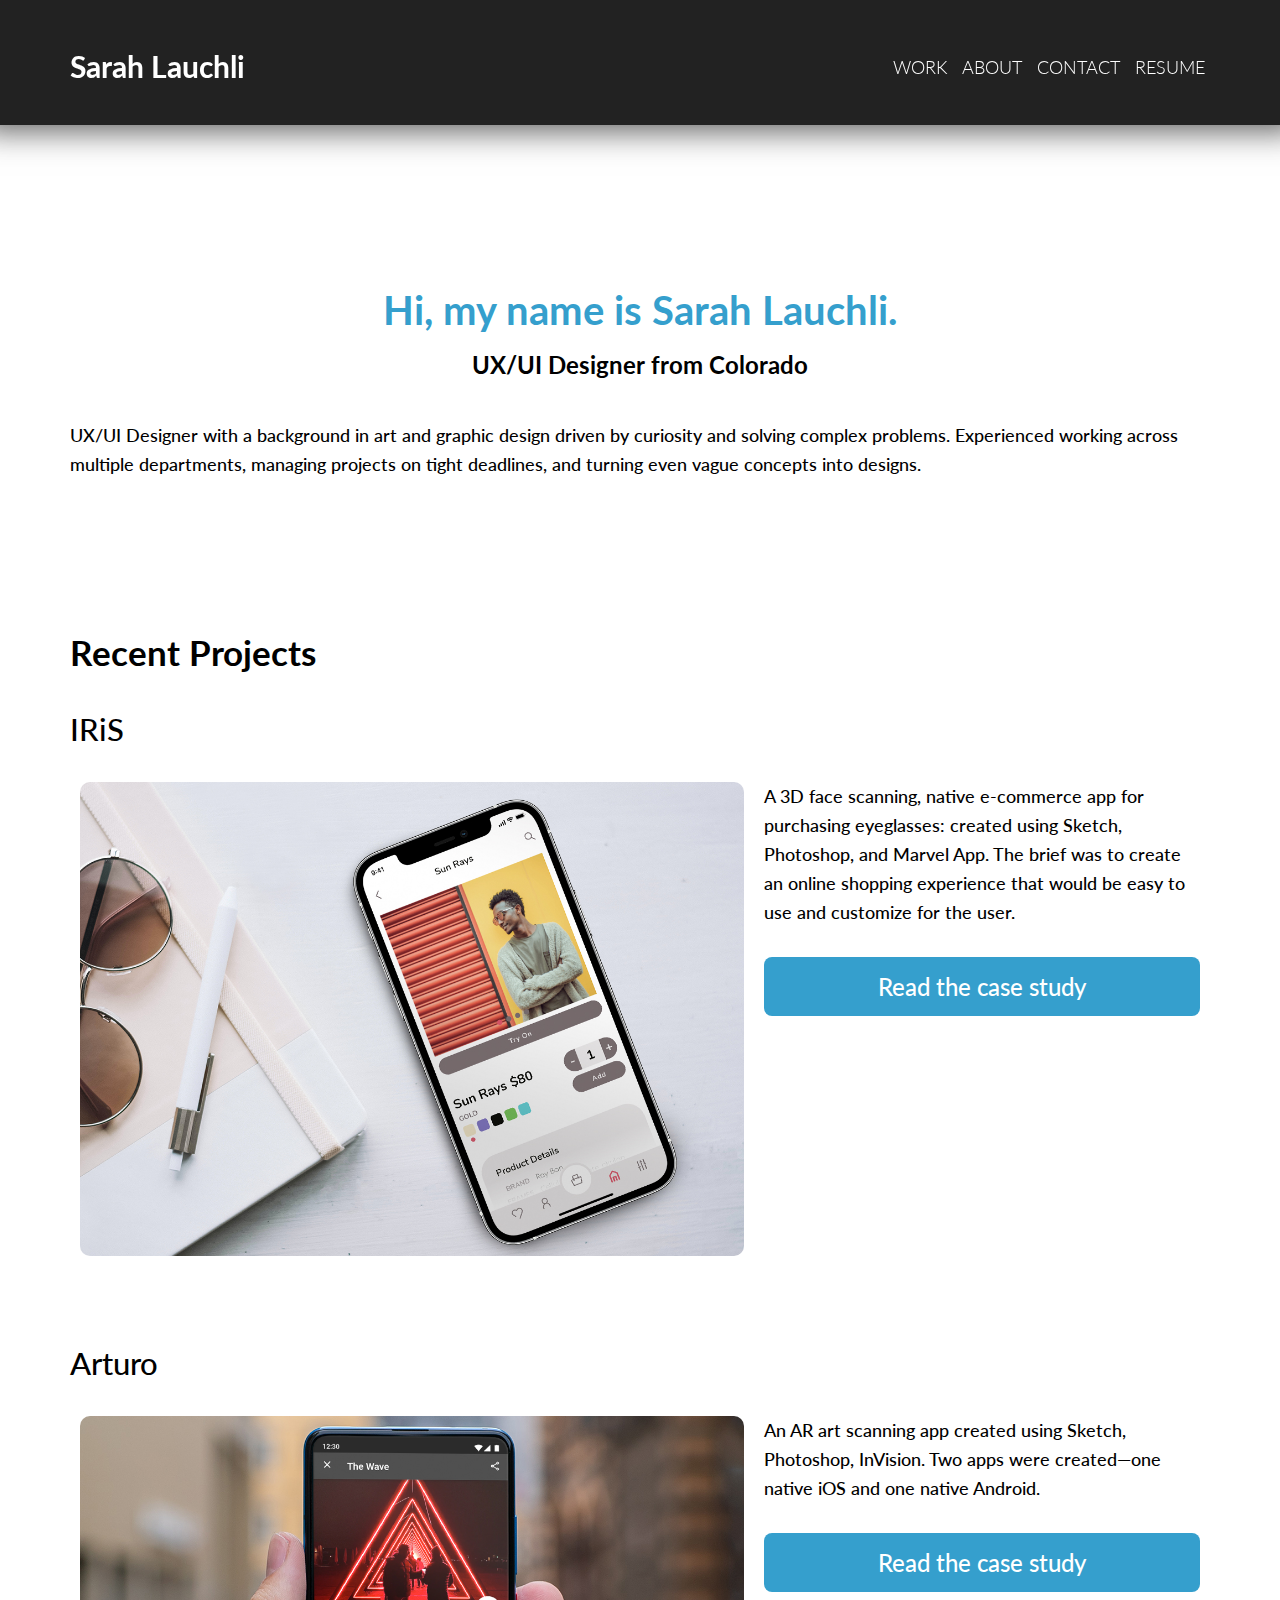
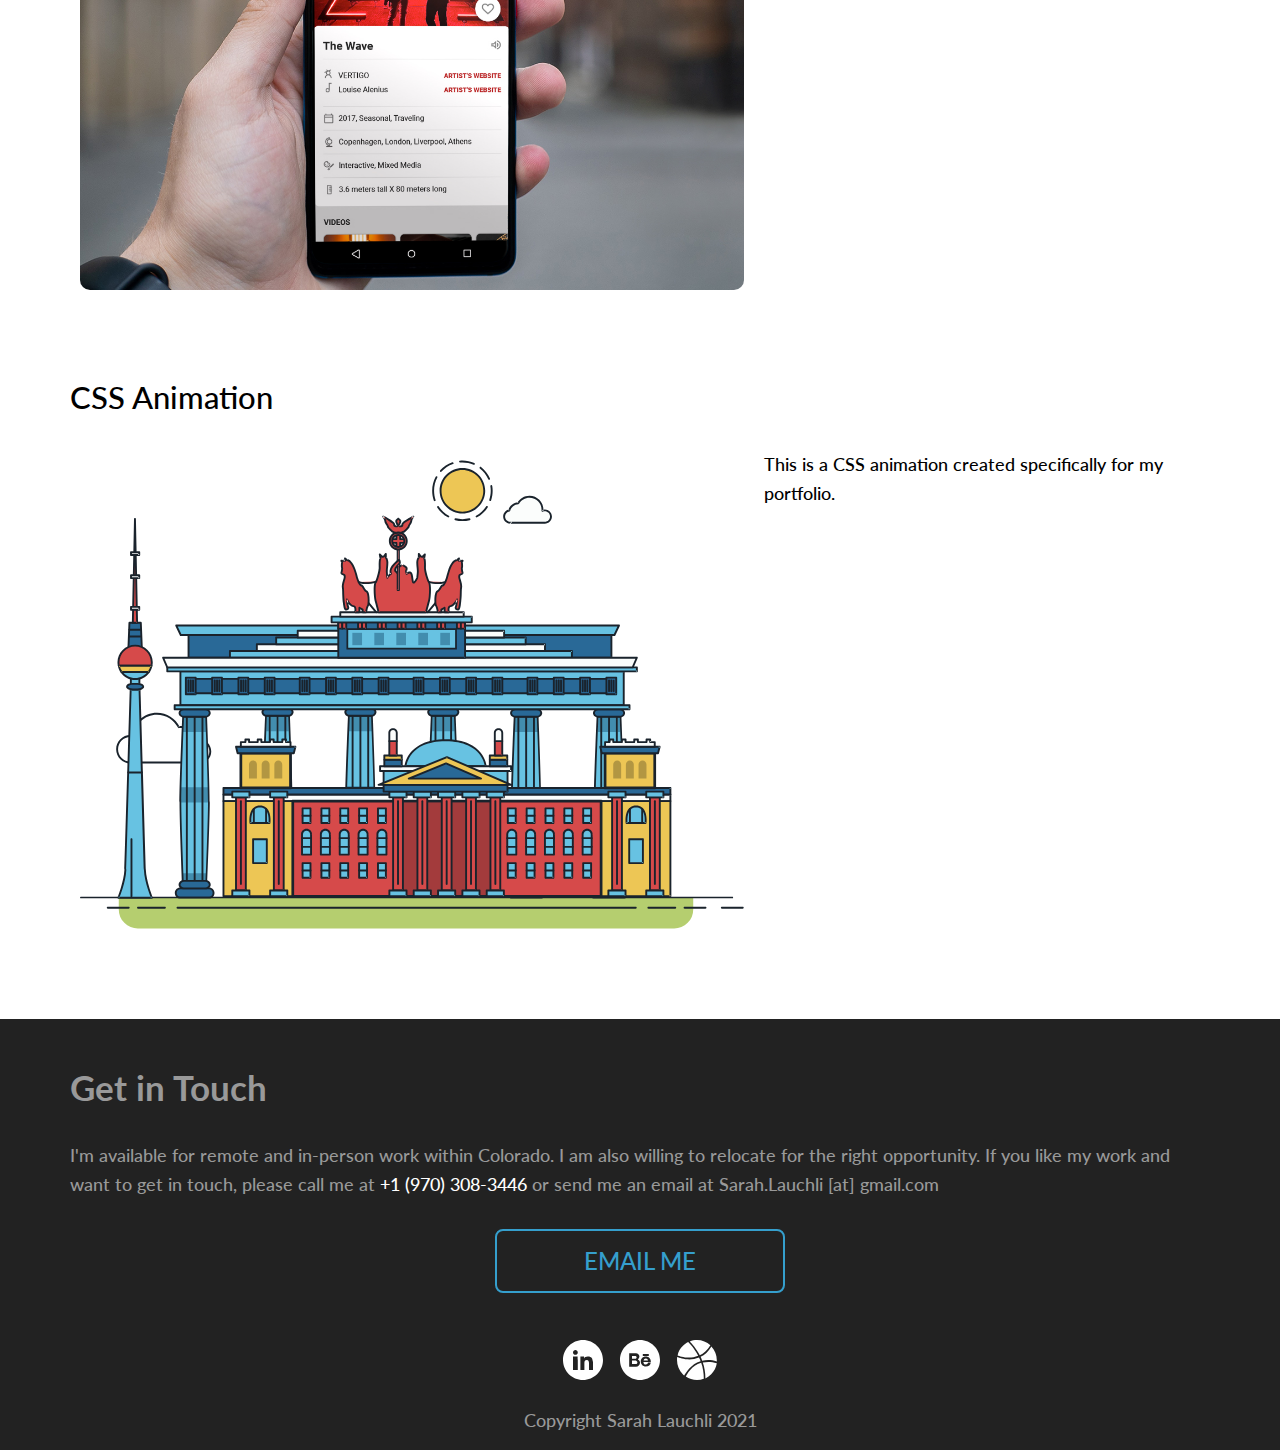
<file: index.html>
<!DOCTYPE html>
<html lang="en" dir="ltr">

<head>
  <link rel="preconnect" href="https://fonts.gstatic.com">
  <link href="https://fonts.googleapis.com/css2?family=Lato:wght@300;400;700&display=swap" rel="stylesheet">
  <link rel="stylesheet" type="text/css" href="css/normalize.css">
  <link rel="stylesheet" type="text/css" href="css/style.css">
  <meta charset="utf-8">
  <link rel="apple-touch-icon" sizes="120x120" href="img/apple-touch-icon.png">
  <link rel="icon" type="image/png" sizes="32x32" href="img/favicon-32x32.png">
  <link rel="icon" type="image/png" sizes="16x16" href="img/favicon-16x16.png">
  <link rel="manifest" href="img/site.webmanifest">
  <link rel="mask-icon" href="img/safari-pinned-tab.svg" color="#5bbad5">
  <meta name="msapplication-TileColor" content="#da532c">
  <meta name="theme-color" content="#ffffff">
  <meta name="viewport" content="width=device-width, initial-scale=1">
  <title>Sarah Lauchli UX/UI Designer Thornton, Colorado</title>
</head>

<body>
  <!-- <script src="https://use.fontawesome.com/660331d942.js"></script> -->


  <header>
    <!-- Container/wrapper at top of page-->
    <div class="container">
      <!-- <img src="" alt="Name"> -->
      <nav>
        <ul>
          <div class="vertical-align">
            <li class="logo"><a href="index.html">Sarah Lauchli</a></li>
            <li id="hamburger"><a href="javascript:void(0);" class="icon"><img src="img/bars-solid.svg" height="35px" alt="hamburger menu"></a></li>
            <div class="nav-container borderxwidth">
              <div id="toggle-links">
                <li class="align-right"><a href="index.html">Work</a></li>
                <li class="align-right"><a href="about.html">About</a></li>
                <li class="align-right"><a href="#contact">Contact</a></li>
                <li class="align-right"><a href="files/Lauchli-Sarah-Resume-UXUI-Designer.pdf" target="_blank">Resume</a></li>
              </div>
            </div>
          </div>
        </ul>
      </nav>
    </div>
  </header>

  <!-- This is for the hero section -->
  <main id="index-hero">
    <div class="container">
      <div>
        <div class="index">
          <div class="intro">
            <h1>Hi, my name is Sarah Lauchli.
              <span>UX/UI Designer from Colorado</span>
            </h1>
          </div>
          <p>UX/UI Designer with a background in art and graphic design driven by curiosity and solving complex problems. Experienced working across multiple departments, managing projects on tight deadlines, and turning even vague concepts into
            designs.</p>
        </div>
      </div>
      <!-- This is for my work/projects -->
      <div id="work">
        <div>
          <h2>Recent Projects</h2>
          <div class="row">
            <div class="projects">
              <h3>IRiS</h3>
            </div>
            <!-- Open row that holds 2 columns for project -->
            <div class="corner col-md-6 col-lg-7">
              <!-- open first column used for image -->
              <a href="iris.html">
                <picture>
                  <source srcset="img/iris/IRiS_Image00_@1x.jpg" media="(max-width:767px)">
                  <img src="img/iris/IRiS_Image00_@2x.jpg" alt="IRiS Case Study">
                </picture>
              </a>
            </div>
            <!-- End first column -->
            <div class="col-md-6 col-lg-5">
              <!-- openn second column (used for text) -->
              <p>A 3D face scanning, native e-commerce app for purchasing eyeglasses: created using Sketch, Photoshop, and Marvel App. The brief was to create an online shopping experience that would be easy to use and customize for the user.</p>
              <div class="button-container">
                <a href="iris.html" class="button-main">Read the case study</a>
              </div>
            </div>
            <!-- end second column -->
          </div>
        </div>
        <div>
          <div class="row">
            <div class="projects">
              <h3>Arturo</h3>
            </div>
            <!-- Open row that holds 2 columns for project -->
            <div class="corner col-md-6 col-lg-7">
              <!-- open first column used for image -->
              <a href="arturo.html">
                <picture>
                  <source srcset="img/arturo/Arturo_Image00_@1x.jpg" media="(max-width:767px)">
                  <img src="img/arturo/Arturo_Image00_@2x.jpg" alt="Arturo Case Study">
                </picture>
              </a>
            </div>
            <!-- End first column -->
            <div class="col-md-6 col-lg-5">
              <!-- openn second column (used for text) -->
              <p>An AR art scanning app created using Sketch, Photoshop, InVision. Two apps were created—one native iOS and one native Android.</p>
              <div class="button-container">
                <a href="arturo.html" class="button-main">Read the case study</a>
              </div>
            </div>
            <!-- end second column -->
          </div>
          <!-- end row that holds 2 columns -->
        </div>

        <!-- Animated project -->
        <div>
          <div class="row" style="margin-top: 15px;">
            <div class="projects">
              <h3>CSS Animation</h3>
            </div>
            <!-- Open row that holds 2 columns for project -->
            <div class="corner col-md-6 col-lg-7">
              <!-- open first column used for image -->
              <svg xmlns="http://www.w3.org/2000/svg" class="berlin-illustration" height="505" viewBox="0 0 700 505" xmlns:xlink="http://www.w3.org/1999/xlink">
                <defs>
                  <polygon id="a" points=".06 231.917 .06 .929 688.717 .929 688.717 231.917" />
                </defs>
                <g fill="none" fill-rule="evenodd">
                  <g transform="translate(0 241)" class="cloud-front">
                    <path fill="#1A232C"
                      d="M87.602,29 L87.602,28 C87.326,28.001 87.103,28.024 86.927,28.033 L86.979,29.031 L87.947,28.78 C85.741,20.282 78.041,14.002 68.852,14 C67.858,14 66.904,14.096 65.98,14.231 L66.125,15.22 L67.019,14.772 C62.626,6.015 53.567,0.001 43.102,0 C29.041,0.002 17.524,10.848 16.443,24.632 L17.44,24.71 L17.606,23.724 C16.803,23.589 15.969,23.5 15.102,23.5 C6.817,23.501 0.102,30.215 0.102,38.5 C0.102,46.785 6.817,53.499 15.102,53.5 L87.602,53.5 C94.644,53.499 100.351,47.792 100.352,40.75 C100.351,33.708 94.644,28.001 87.602,28 L87.602,30 C90.573,30 93.254,31.202 95.203,33.149 C97.15,35.097 98.351,37.778 98.352,40.75 C98.351,43.722 97.15,46.403 95.203,48.351 C93.254,50.298 90.573,51.5 87.602,51.5 L15.102,51.5 C11.509,51.5 8.265,50.046 5.909,47.692 C3.555,45.337 2.102,42.093 2.102,38.5 C2.102,34.907 3.555,31.663 5.909,29.308 C8.265,26.954 11.509,25.5 15.102,25.5 C15.831,25.5 16.553,25.575 17.273,25.697 C17.551,25.743 17.832,25.672 18.055,25.499 C18.277,25.325 18.414,25.07 18.436,24.789 C19.436,12.04 30.094,1.998 43.102,2 C52.786,1.999 61.163,7.564 65.231,15.669 C65.425,16.055 65.842,16.272 66.27,16.21 C67.132,16.084 67.988,16 68.852,16 C77.108,15.998 84.027,21.647 86.011,29.283 C86.13,29.741 86.557,30.054 87.031,30.03 C87.27,30.017 87.457,29.999 87.602,30 L87.602,29"
                      transform="translate(38 36)" />
                  </g>
                  <path fill="#B5CE6F"
                    d="M646.484,484.382 C646.484,489.501 644.531,494.62 640.627,498.525 C636.722,502.43 631.603,504.382 626.484,504.382 L60.873,504.382 C55.754,504.382 50.636,502.43 46.731,498.525 C42.826,494.62 40.873,489.501 40.873,484.382 L40.873,471.917 L646.484,471.917 L646.484,484.382" />
                  <polyline fill="#67C2E2" points="334.824 185.029 101.449 185.029 106.209 195.08 563.438 195.08 568.2 185.029 334.824 185.029" />
                  <path fill="#1A232C"
                    d="M334.824,185.029 L334.824,184.029 L101.449,184.029 C101.104,184.029 100.788,184.203 100.604,184.494 C100.42,184.785 100.398,185.146 100.545,185.457 L105.306,195.508 C105.471,195.856 105.824,196.079 106.209,196.079 L563.438,196.079 C563.824,196.079 564.177,195.856 564.342,195.508 L569.104,185.457 C569.251,185.146 569.229,184.785 569.045,184.494 C568.861,184.203 568.544,184.029 568.2,184.029 L334.824,184.029 L334.824,186.029 L566.62,186.029 L562.806,194.08 L106.842,194.08 L103.029,186.029 L334.824,186.029 L334.824,185.029" />
                  <polygon fill="#296997" points="114.416 218.974 560.222 218.974 560.222 195.08 114.416 195.08" />
                  <path fill="#1A232C"
                    d="M560.222,218.974 L560.222,217.974 L115.416,217.974 L115.416,196.079 L559.222,196.079 L559.222,218.974 L560.222,218.974 L560.222,217.974 L560.222,218.974 L561.222,218.974 L561.222,195.08 C561.222,194.816 561.115,194.559 560.929,194.372 C560.742,194.186 560.485,194.08 560.222,194.08 L114.416,194.08 C114.152,194.08 113.895,194.186 113.708,194.372 C113.522,194.559 113.416,194.816 113.416,195.08 L113.416,218.974 C113.416,219.237 113.522,219.495 113.708,219.681 C113.895,219.867 114.152,219.974 114.416,219.974 L560.222,219.974 C560.485,219.974 560.742,219.867 560.929,219.681 C561.115,219.495 561.222,219.237 561.222,218.974 L560.222,218.974" />
                  <polygon fill="#67C2E2" points="105.85 269.08 573.225 269.08 573.225 233.398 105.85 233.398" />
                  <path fill="#1A232C"
                    d="M573.225,233.398 L573.225,232.398 L105.85,232.398 C105.587,232.398 105.329,232.505 105.143,232.691 C104.957,232.877 104.85,233.134 104.85,233.398 L104.85,269.08 C104.85,269.344 104.957,269.601 105.143,269.788 C105.329,269.974 105.587,270.08 105.85,270.08 L573.225,270.08 C573.488,270.08 573.745,269.974 573.932,269.788 C574.118,269.601 574.225,269.344 574.225,269.08 L574.225,233.398 C574.225,233.134 574.118,232.877 573.932,232.691 C573.745,232.505 573.488,232.398 573.225,232.398 L573.225,233.398 L572.225,233.398 L572.225,268.08 L106.85,268.08 L106.85,234.398 L573.225,234.398 L573.225,233.398 L572.225,233.398 L573.225,233.398" />
                  <polygon fill="#296997" points="116.751 256.508 562.557 256.508 562.557 241.243 116.751 241.243" />
                  <path fill="#1A232C"
                    d="M562.557,256.508 L562.557,255.508 L117.75,255.508 L117.75,242.243 L561.557,242.243 L561.557,256.508 L562.557,256.508 L562.557,255.508 L562.557,256.508 L563.557,256.508 L563.557,241.243 C563.557,240.979 563.45,240.722 563.264,240.535 C563.078,240.349 562.82,240.243 562.557,240.243 L116.75,240.243 C116.487,240.243 116.23,240.349 116.043,240.535 C115.857,240.722 115.751,240.979 115.751,241.243 L115.751,256.508 C115.751,256.771 115.857,257.029 116.043,257.215 C116.23,257.401 116.487,257.508 116.751,257.508 L562.557,257.508 C562.82,257.508 563.077,257.401 563.264,257.215 C563.45,257.029 563.557,256.771 563.557,256.508 L562.557,256.508" />
                  <polygon fill="#67C2E2" points="158.07 218.974 518.563 218.974 518.563 211.858 158.07 211.858" />
                  <path fill="#1A232C"
                    d="M518.563,211.858 L518.563,210.858 L158.07,210.858 C157.807,210.858 157.549,210.964 157.363,211.151 C157.177,211.337 157.07,211.594 157.07,211.858 L157.07,218.974 C157.07,219.237 157.177,219.495 157.363,219.681 C157.549,219.867 157.807,219.974 158.07,219.974 L518.563,219.974 C518.826,219.974 519.083,219.867 519.27,219.681 C519.456,219.495 519.562,219.237 519.562,218.974 L519.562,211.858 C519.562,211.594 519.456,211.337 519.27,211.151 C519.083,210.964 518.826,210.858 518.563,210.858 L518.563,211.858 L517.563,211.858 L517.563,217.974 L159.07,217.974 L159.07,212.858 L518.563,212.858 L518.563,211.858 L517.563,211.858 L518.563,211.858" />
                  <polygon fill="#FBFDFC" points="186.438 211.858 490.194 211.858 490.194 204.741 186.438 204.741" />
                  <path fill="#1A232C"
                    d="M490.194,204.741 L490.194,203.741 L186.438,203.741 C186.175,203.741 185.917,203.848 185.731,204.034 C185.545,204.221 185.438,204.478 185.438,204.741 L185.438,211.858 C185.438,212.121 185.545,212.379 185.731,212.565 C185.917,212.751 186.175,212.858 186.438,212.858 L490.194,212.858 C490.458,212.858 490.715,212.751 490.902,212.565 C491.088,212.379 491.194,212.121 491.194,211.858 L491.194,204.741 C491.194,204.478 491.088,204.221 490.902,204.034 C490.715,203.848 490.458,203.741 490.194,203.741 L490.194,204.741 L489.194,204.741 L489.194,210.858 L187.438,210.858 L187.438,205.741 L490.194,205.741 L490.194,204.741 L489.194,204.741 L490.194,204.741" />
                  <polygon fill="#67C2E2" points="206.805 204.741 469.828 204.741 469.828 197.624 206.805 197.624" />
                  <path fill="#1A232C"
                    d="M469.828,197.624 L469.828,196.624 L206.805,196.624 C206.541,196.624 206.284,196.731 206.098,196.917 C205.911,197.103 205.805,197.361 205.805,197.624 L205.805,204.741 C205.805,205.005 205.911,205.262 206.098,205.449 C206.284,205.635 206.541,205.741 206.805,205.741 L469.828,205.741 C470.091,205.741 470.349,205.635 470.535,205.449 C470.722,205.262 470.828,205.005 470.828,204.741 L470.828,197.624 C470.828,197.361 470.722,197.103 470.535,196.917 C470.349,196.731 470.091,196.624 469.828,196.624 L469.828,197.624 L468.828,197.624 L468.828,203.741 L207.805,203.741 L207.805,198.624 L469.828,198.624 L469.828,197.624 L468.828,197.624 L469.828,197.624" />
                  <polygon fill="#FBFDFC" points="229.521 197.624 447.111 197.624 447.111 190.509 229.521 190.509" />
                  <path fill="#1A232C"
                    d="M447.111,190.509 L447.111,189.509 L229.521,189.509 C229.258,189.509 229,189.616 228.814,189.802 C228.628,189.988 228.521,190.246 228.521,190.509 L228.521,197.624 C228.521,197.888 228.628,198.145 228.814,198.332 C229,198.518 229.258,198.624 229.521,198.624 L447.111,198.624 C447.375,198.624 447.632,198.518 447.818,198.332 C448.005,198.145 448.111,197.888 448.111,197.624 L448.111,190.509 C448.111,190.246 448.005,189.988 447.818,189.802 C447.632,189.616 447.375,189.509 447.111,189.509 L447.111,190.509 L446.111,190.509 L446.111,196.624 L230.521,196.624 L230.521,191.509 L447.111,191.509 L447.111,190.509 L446.111,190.509 L447.111,190.509" />
                  <path fill="#67C2E2"
                    d="M135.607,355.447 C135.163,337.766 134.264,313.326 133.648,297.387 C133.274,287.721 133.004,281.18 133.004,281.18 L108.722,281.18 C108.722,281.18 108.452,287.721 108.079,297.387 C107.462,313.326 106.563,337.766 106.119,355.447 C105.953,362.059 105.85,367.732 105.85,371.653 L105.85,371.654 C105.85,386.117 107.243,424.332 108.089,446.189 C108.457,455.706 108.722,462.126 108.722,462.126 L133.004,462.126 C133.004,462.126 133.269,455.706 133.637,446.189 C134.482,424.332 135.876,386.117 135.876,371.654 L135.876,371.653 C135.876,367.732 135.773,362.059 135.607,355.447" />
                  <path fill="#428DAE"
                    d="M133.648 297.387L108.079 297.387C108.452 287.721 108.722 281.18 108.722 281.18L133.004 281.18C133.004 281.18 133.274 287.721 133.648 297.387M135.876 371.654L105.85 371.654 105.85 371.653C105.85 367.732 105.953 362.059 106.119 355.447L135.607 355.447C135.773 362.059 135.876 367.732 135.876 371.653L135.876 371.654M133.004 462.126L108.722 462.126C108.722 462.126 108.457 455.706 108.089 446.189L133.637 446.189C133.269 455.706 133.004 462.126 133.004 462.126" />
                  <path fill="#1A232C"
                    d="M109.612,461.199 L132.114,461.199 C132.447,453.007 134.949,390.886 134.949,371.653 C134.949,352.42 132.447,290.299 132.114,282.108 L109.612,282.108 C109.279,290.299 106.778,352.42 106.778,371.653 C106.778,390.886 109.279,453.007 109.612,461.199 Z M133.895,463.054 L107.832,463.054 L107.794,462.164 C107.766,461.466 104.922,392.193 104.922,371.653 C104.922,351.114 107.766,281.839 107.794,281.142 L107.832,280.252 L133.895,280.252 L133.931,281.142 C133.96,281.839 136.804,351.114 136.804,371.653 C136.804,392.193 133.96,461.466 133.931,462.164 L133.895,463.054 L133.895,463.054 Z" />
                  <path fill="#1A232C"
                    d="M111.638 281.18L111.638 462.126C111.638 462.679 112.086 463.126 112.638 463.126 113.19 463.126 113.638 462.679 113.638 462.126L113.638 281.18C113.638 280.628 113.19 280.18 112.638 280.18 112.086 280.18 111.638 280.628 111.638 281.18M119.863 281.18L119.863 462.126C119.863 462.679 120.311 463.126 120.863 463.126 121.416 463.126 121.863 462.679 121.863 462.126L121.863 281.18C121.863 280.628 121.416 280.18 120.863 280.18 120.311 280.18 119.863 280.628 119.863 281.18M128.088 281.18L128.088 462.126C128.088 462.679 128.536 463.126 129.088 463.126 129.64 463.126 130.088 462.679 130.088 462.126L130.088 281.18C130.088 280.628 129.64 280.18 129.088 280.18 128.536 280.18 128.088 280.628 128.088 281.18" />
                  <path fill="#296997"
                    d="M136.79,277.265 C136.79,279.418 134.675,281.18 132.09,281.18 L109.636,281.18 C107.051,281.18 104.936,279.418 104.936,277.265 C104.936,275.111 107.051,273.349 109.636,273.349 L132.09,273.349 C134.675,273.349 136.79,275.111 136.79,277.265" />
                  <path fill="#1A232C"
                    d="M136.79,277.265 L135.79,277.265 C135.789,278.005 135.433,278.704 134.769,279.262 C134.109,279.814 133.155,280.181 132.09,280.18 L109.636,280.18 C108.571,280.181 107.617,279.814 106.956,279.262 C106.293,278.704 105.936,278.005 105.936,277.265 C105.936,276.524 106.293,275.825 106.957,275.267 C107.617,274.715 108.571,274.348 109.636,274.349 L132.09,274.349 C133.155,274.348 134.109,274.716 134.769,275.267 C135.433,275.825 135.789,276.524 135.79,277.265 L137.79,277.265 C137.791,275.851 137.09,274.593 136.049,273.731 C135.006,272.863 133.61,272.35 132.09,272.349 L109.636,272.349 C108.116,272.35 106.72,272.863 105.676,273.731 C104.636,274.593 103.935,275.851 103.936,277.265 C103.935,278.678 104.636,279.937 105.677,280.798 C106.72,281.666 108.116,282.179 109.636,282.18 L132.09,282.18 C133.61,282.179 135.006,281.666 136.049,280.798 C137.09,279.937 137.791,278.678 137.79,277.265 L136.79,277.265" />
                  <path fill="#296997"
                    d="M140.775,467.217 C140.775,469.803 138.661,471.917 136.076,471.917 L105.65,471.917 C103.065,471.917 100.951,469.803 100.951,467.217 L100.951,466.825 C100.951,464.241 103.065,462.126 105.65,462.126 L136.076,462.126 C138.661,462.126 140.775,464.241 140.775,466.825 L140.775,467.217" />
                  <path fill="#1A232C"
                    d="M140.775,467.217 L139.775,467.217 C139.775,468.235 139.361,469.155 138.688,469.83 C138.013,470.503 137.093,470.917 136.076,470.917 L105.65,470.917 C104.633,470.917 103.713,470.504 103.038,469.83 C102.365,469.155 101.951,468.235 101.951,467.217 L101.951,466.825 C101.951,465.808 102.365,464.889 103.038,464.214 C103.713,463.54 104.633,463.127 105.65,463.126 L136.076,463.126 C137.093,463.127 138.013,463.54 138.688,464.214 C139.362,464.889 139.775,465.808 139.775,466.825 L139.775,467.217 L141.775,467.217 L141.775,466.825 C141.772,463.684 139.217,461.13 136.076,461.126 L105.65,461.126 C102.509,461.13 99.955,463.684 99.951,466.825 L99.951,467.217 C99.954,470.36 102.509,472.914 105.65,472.917 L136.076,472.917 C139.217,472.914 141.772,470.36 141.775,467.217 L140.775,467.217" />
                  <path fill="#296997"
                    d="M136.79,458.208 C136.79,460.363 134.675,462.126 132.09,462.126 L109.636,462.126 C107.051,462.126 104.936,460.363 104.936,458.208 C104.936,456.057 107.051,454.292 109.636,454.292 L132.09,454.292 C134.675,454.292 136.79,456.057 136.79,458.208" />
                  <path fill="#1A232C"
                    d="M136.79,458.208 L135.79,458.208 C135.789,458.949 135.432,459.649 134.769,460.207 C134.108,460.76 133.154,461.128 132.09,461.126 L109.636,461.126 C108.572,461.128 107.617,460.76 106.957,460.207 C106.293,459.649 105.936,458.949 105.936,458.208 C105.936,457.47 106.293,456.77 106.957,456.212 C107.617,455.659 108.572,455.291 109.636,455.292 L132.09,455.292 C133.154,455.291 134.108,455.659 134.769,456.212 C135.433,456.77 135.789,457.47 135.79,458.208 L137.79,458.208 C137.791,456.796 137.09,455.538 136.05,454.675 C135.006,453.808 133.61,453.294 132.09,453.292 L109.636,453.292 C108.115,453.294 106.719,453.808 105.676,454.675 C104.636,455.538 103.935,456.796 103.936,458.208 C103.935,459.622 104.636,460.881 105.676,461.743 C106.72,462.611 108.116,463.125 109.636,463.126 L132.09,463.126 C133.61,463.125 135.006,462.611 136.05,461.743 C137.09,460.881 137.791,459.622 137.79,458.208 L136.79,458.208" />
                  <path fill="#67C2E2"
                    d="M572.471,355.447 C572.025,337.766 571.126,313.326 570.51,297.387 C570.137,287.721 569.867,281.18 569.867,281.18 L545.585,281.18 C545.585,281.18 545.315,287.721 544.942,297.387 C544.326,313.326 543.427,337.766 542.981,355.447 C542.815,362.059 542.713,367.732 542.713,371.653 L542.713,371.654 C542.713,386.117 544.107,424.332 544.952,446.189 C545.32,455.706 545.585,462.126 545.585,462.126 L569.867,462.126 C569.867,462.126 570.132,455.706 570.499,446.189 C571.346,424.332 572.739,386.117 572.739,371.654 L572.739,371.653 C572.739,367.732 572.637,362.059 572.471,355.447" />
                  <path fill="#428DAE"
                    d="M569.582 297.387L566.951 297.387 566.951 282.108 568.977 282.108C569.063 284.206 569.29 289.841 569.582 297.387M564.951 297.387L545.871 297.387C546.162 289.841 546.39 284.206 546.476 282.108L564.951 282.108 564.951 297.387M571.8 369.187L566.951 369.187 566.951 356.265 571.562 356.265C571.685 361.272 571.771 365.701 571.8 369.187M564.951 369.187L543.653 369.187C543.684 365.512 543.777 360.79 543.912 355.447L553.551 355.447 553.551 356.265 564.951 356.265 564.951 369.187" />
                  <path fill="#1A232C"
                    d="M546.476,461.199 L568.977,461.199 C569.31,453.007 571.812,390.886 571.812,371.653 C571.812,352.42 569.31,290.299 568.977,282.108 L546.476,282.108 C546.142,290.299 543.642,352.42 543.642,371.653 C543.642,390.886 546.142,453.007 546.476,461.199 M570.758,463.054 L544.694,463.054 L544.658,462.164 C544.629,461.466 541.785,392.193 541.785,371.653 C541.785,351.114 544.629,281.839 544.658,281.142 L544.694,280.252 L570.758,280.252 L570.795,281.142 C570.823,281.839 573.667,351.114 573.667,371.653 C573.667,392.193 570.823,461.466 570.795,462.164 L570.758,463.054" />
                  <path fill="#1A232C"
                    d="M548.501 281.18L548.501 462.126C548.501 462.679 548.949 463.126 549.501 463.126 550.053 463.126 550.501 462.679 550.501 462.126L550.501 281.18C550.501 280.628 550.053 280.18 549.501 280.18 548.949 280.18 548.501 280.628 548.501 281.18M556.727 281.18L556.727 462.126C556.727 462.679 557.174 463.126 557.727 463.126 558.279 463.126 558.727 462.679 558.727 462.126L558.727 281.18C558.727 280.628 558.279 280.18 557.727 280.18 557.174 280.18 556.727 280.628 556.727 281.18M564.951 281.18L564.951 462.126C564.951 462.679 565.399 463.126 565.951 463.126 566.503 463.126 566.951 462.679 566.951 462.126L566.951 281.18C566.951 280.628 566.503 280.18 565.951 280.18 565.399 280.18 564.951 280.628 564.951 281.18" />
                  <path fill="#296997"
                    d="M573.653,277.265 C573.653,279.418 571.537,281.18 568.953,281.18 L546.499,281.18 C543.915,281.18 541.799,279.418 541.799,277.265 C541.799,275.111 543.915,273.349 546.499,273.349 L568.953,273.349 C571.537,273.349 573.653,275.111 573.653,277.265" />
                  <path fill="#1A232C"
                    d="M573.653,277.265 L572.653,277.265 C572.653,278.005 572.296,278.704 571.632,279.262 C570.972,279.814 570.017,280.181 568.953,280.18 L546.499,280.18 C545.435,280.181 544.48,279.814 543.82,279.262 C543.156,278.704 542.8,278.005 542.799,277.265 C542.8,276.525 543.156,275.825 543.82,275.267 C544.481,274.715 545.435,274.348 546.499,274.349 L568.953,274.349 C570.017,274.348 570.972,274.715 571.632,275.267 C572.296,275.825 572.653,276.525 572.653,277.265 L574.653,277.265 C574.654,275.851 573.953,274.593 572.912,273.731 C571.869,272.863 570.473,272.35 568.953,272.349 L546.499,272.349 C544.979,272.35 543.583,272.863 542.54,273.731 C541.499,274.593 540.798,275.851 540.799,277.265 C540.798,278.679 541.499,279.937 542.54,280.798 C543.583,281.666 544.979,282.179 546.499,282.18 L568.953,282.18 C570.473,282.179 571.869,281.666 572.912,280.798 C573.953,279.937 574.654,278.679 574.653,277.265 L573.653,277.265" />
                  <path fill="#296997"
                    d="M577.639,467.217 C577.639,469.803 575.524,471.917 572.938,471.917 L542.514,471.917 C539.929,471.917 537.813,469.803 537.813,467.217 L537.813,466.825 C537.813,464.241 539.929,462.126 542.514,462.126 L572.938,462.126 C575.524,462.126 577.639,464.241 577.639,466.825 L577.639,467.217" />
                  <path fill="#1A232C"
                    d="M577.639,467.217 L576.639,467.217 C576.638,468.235 576.225,469.155 575.551,469.83 C574.876,470.503 573.956,470.917 572.938,470.917 L542.514,470.917 C541.497,470.917 540.576,470.503 539.901,469.83 C539.227,469.155 538.814,468.234 538.813,467.217 L538.813,466.825 C538.814,465.808 539.227,464.889 539.901,464.214 C540.576,463.54 541.497,463.127 542.514,463.126 L572.938,463.126 C573.956,463.127 574.876,463.54 575.551,464.214 C576.225,464.888 576.638,465.808 576.639,466.825 L576.639,467.217 L578.639,467.217 L578.639,466.825 C578.635,463.684 576.081,461.13 572.938,461.126 L542.514,461.126 C539.372,461.13 536.817,463.684 536.813,466.825 L536.813,467.217 C536.817,470.36 539.372,472.914 542.514,472.917 L572.938,472.917 C576.081,472.914 578.635,470.359 578.639,467.217 L577.639,467.217" />
                  <path fill="#296997"
                    d="M573.653,458.208 C573.653,460.363 571.537,462.126 568.953,462.126 L546.499,462.126 C543.915,462.126 541.799,460.363 541.799,458.208 C541.799,456.057 543.915,454.292 546.499,454.292 L568.953,454.292 C571.537,454.292 573.653,456.057 573.653,458.208" />
                  <path fill="#1A232C"
                    d="M573.653,458.208 L572.653,458.208 C572.653,458.949 572.296,459.649 571.632,460.207 C570.971,460.76 570.017,461.128 568.953,461.126 L546.499,461.126 C545.435,461.128 544.481,460.76 543.82,460.207 C543.157,459.649 542.799,458.949 542.799,458.208 C542.799,457.47 543.156,456.77 543.82,456.212 C544.481,455.659 545.435,455.291 546.499,455.292 L568.953,455.292 C570.017,455.291 570.971,455.659 571.632,456.212 C572.296,456.77 572.653,457.47 572.653,458.208 L574.653,458.208 C574.654,456.796 573.953,455.538 572.912,454.675 C571.869,453.808 570.473,453.294 568.953,453.292 L546.499,453.292 C544.979,453.294 543.583,453.808 542.54,454.675 C541.499,455.538 540.798,456.796 540.799,458.208 C540.798,459.622 541.499,460.881 542.54,461.743 C543.583,462.611 544.979,463.125 546.499,463.126 L568.953,463.126 C570.473,463.125 571.869,462.611 572.912,461.743 C573.953,460.881 574.654,459.622 574.653,458.208 L573.653,458.208" />
                  <path fill="#67C2E2"
                    d="M485.098,355.447 C484.654,337.766 483.753,313.326 483.137,297.387 C482.764,287.721 482.494,281.18 482.494,281.18 L458.213,281.18 C458.213,281.18 457.942,287.721 457.569,297.387 C456.953,313.326 456.055,337.766 455.608,355.447 C455.443,362.059 455.34,367.732 455.34,371.653 L455.34,371.654 C455.34,386.117 456.733,424.332 457.58,446.189 C457.948,455.706 458.213,462.126 458.213,462.126 L482.494,462.126 C482.494,462.126 482.759,455.706 483.126,446.189 C483.973,424.332 485.366,386.117 485.366,371.654 L485.366,371.653 C485.366,367.732 485.265,362.059 485.098,355.447" />
                  <path fill="#428DAE"
                    d="M483.137 297.387L457.569 297.387C457.942 287.721 458.213 281.18 458.213 281.18L482.494 281.18C482.494 281.18 482.764 287.721 483.137 297.387M485.355 369.187L455.351 369.187C455.382 365.502 455.475 360.78 455.608 355.447L485.098 355.447C485.232 360.78 485.325 365.502 485.355 369.187" />
                  <path fill="#1A232C"
                    d="M459.103,461.199 L481.605,461.199 C481.938,453.007 484.439,390.886 484.439,371.653 C484.439,352.42 481.938,290.299 481.605,282.108 L459.103,282.108 C458.769,290.299 456.268,352.42 456.268,371.653 C456.268,390.886 458.769,453.007 459.103,461.199 Z M483.386,463.054 L457.321,463.054 L457.285,462.164 C457.256,461.466 454.412,392.193 454.412,371.653 C454.412,351.114 457.256,281.839 457.285,281.142 L457.321,280.252 L483.386,280.252 L483.422,281.142 C483.45,281.839 486.294,351.114 486.294,371.653 C486.294,392.193 483.45,461.466 483.422,462.164 L483.386,463.054 L483.386,463.054 Z" />
                  <path fill="#1A232C"
                    d="M461.128 281.18L461.128 462.126C461.128 462.679 461.576 463.126 462.128 463.126 462.68 463.126 463.128 462.679 463.128 462.126L463.128 281.18C463.128 280.628 462.68 280.18 462.128 280.18 461.576 280.18 461.128 280.628 461.128 281.18M469.354 281.18L469.354 462.126C469.354 462.679 469.801 463.126 470.354 463.126 470.906 463.126 471.354 462.679 471.354 462.126L471.354 281.18C471.354 280.628 470.906 280.18 470.354 280.18 469.801 280.18 469.354 280.628 469.354 281.18M477.578 281.18L477.578 462.126C477.578 462.679 478.026 463.126 478.578 463.126 479.13 463.126 479.578 462.679 479.578 462.126L479.578 281.18C479.578 280.628 479.13 280.18 478.578 280.18 478.026 280.18 477.578 280.628 477.578 281.18" />
                  <path fill="#296997"
                    d="M486.281,277.265 C486.281,279.418 484.164,281.18 481.58,281.18 L459.126,281.18 C456.542,281.18 454.426,279.418 454.426,277.265 C454.426,275.111 456.542,273.349 459.126,273.349 L481.58,273.349 C484.164,273.349 486.281,275.111 486.281,277.265" />
                  <path fill="#1A232C"
                    d="M486.281,277.265 L485.281,277.265 C485.281,278.005 484.924,278.704 484.26,279.262 C483.599,279.814 482.644,280.181 481.58,280.18 L459.126,280.18 C458.062,280.181 457.107,279.814 456.447,279.262 C455.783,278.704 455.427,278.005 455.426,277.265 C455.427,276.525 455.783,275.825 456.447,275.267 C457.108,274.715 458.062,274.348 459.126,274.349 L481.58,274.349 C482.644,274.348 483.599,274.716 484.26,275.268 C484.924,275.825 485.281,276.525 485.281,277.265 L487.281,277.265 C487.282,275.851 486.58,274.593 485.54,273.731 C484.496,272.863 483.1,272.35 481.58,272.349 L459.126,272.349 C457.606,272.35 456.21,272.863 455.167,273.731 C454.126,274.593 453.425,275.851 453.426,277.265 C453.425,278.679 454.126,279.937 455.167,280.798 C456.21,281.666 457.606,282.179 459.126,282.18 L481.58,282.18 C483.1,282.179 484.496,281.666 485.54,280.799 C486.58,279.937 487.282,278.679 487.281,277.265 L486.281,277.265" />
                  <path fill="#296997"
                    d="M490.266,467.217 C490.266,469.803 488.151,471.917 485.565,471.917 L455.141,471.917 C452.556,471.917 450.44,469.803 450.44,467.217 L450.44,466.825 C450.44,464.241 452.556,462.126 455.141,462.126 L485.565,462.126 C488.151,462.126 490.266,464.241 490.266,466.825 L490.266,467.217" />
                  <path fill="#1A232C"
                    d="M490.266,467.217 L489.266,467.217 C489.265,468.235 488.852,469.155 488.178,469.83 C487.503,470.503 486.583,470.917 485.565,470.917 L455.141,470.917 C454.124,470.917 453.203,470.503 452.528,469.83 C451.854,469.155 451.441,468.234 451.44,467.217 L451.44,466.825 C451.441,465.808 451.854,464.889 452.528,464.214 C453.203,463.54 454.124,463.127 455.141,463.126 L485.565,463.126 C486.583,463.127 487.503,463.54 488.178,464.214 C488.852,464.888 489.265,465.808 489.266,466.825 L489.266,467.217 L491.266,467.217 L491.266,466.825 C491.262,463.684 488.708,461.13 485.565,461.126 L455.141,461.126 C451.999,461.13 449.444,463.684 449.44,466.825 L449.44,467.217 C449.444,470.36 451.999,472.914 455.141,472.917 L485.565,472.917 C488.708,472.914 491.262,470.359 491.266,467.217 L490.266,467.217" />
                  <path fill="#296997"
                    d="M486.281,458.208 C486.281,460.363 484.164,462.126 481.58,462.126 L459.126,462.126 C456.542,462.126 454.426,460.363 454.426,458.208 C454.426,456.057 456.542,454.292 459.126,454.292 L481.58,454.292 C484.164,454.292 486.281,456.057 486.281,458.208" />
                  <path fill="#1A232C"
                    d="M486.281,458.208 L485.281,458.208 C485.281,458.949 484.923,459.649 484.26,460.207 C483.599,460.76 482.644,461.128 481.58,461.126 L459.126,461.126 C458.062,461.128 457.108,460.76 456.447,460.207 C455.784,459.649 455.427,458.949 455.426,458.208 C455.426,457.47 455.783,456.77 456.447,456.212 C457.108,455.659 458.062,455.291 459.126,455.292 L481.58,455.292 C482.644,455.291 483.598,455.659 484.26,456.212 C484.924,456.77 485.281,457.47 485.281,458.208 L487.281,458.208 C487.282,456.795 486.58,455.538 485.54,454.675 C484.496,453.808 483.1,453.294 481.58,453.292 L459.126,453.292 C457.606,453.294 456.21,453.808 455.167,454.675 C454.126,455.538 453.425,456.796 453.426,458.208 C453.425,459.622 454.126,460.881 455.167,461.743 C456.21,462.611 457.606,463.125 459.126,463.126 L481.58,463.126 C483.1,463.125 484.496,462.611 485.54,461.743 C486.581,460.881 487.282,459.622 487.281,458.208 L486.281,458.208" />
                  <path fill="#67C2E2"
                    d="M397.726,354.466 C397.28,336.787 396.381,312.346 395.765,296.407 C395.392,286.742 395.122,280.2 395.122,280.2 L370.84,280.2 C370.84,280.2 370.57,286.742 370.197,296.407 C369.581,312.346 368.682,336.787 368.236,354.466 C368.07,361.078 367.968,366.751 367.968,370.672 L367.968,370.673 C367.968,385.136 369.361,423.352 370.207,445.208 C370.575,454.726 370.84,461.146 370.84,461.146 L395.122,461.146 C395.122,461.146 395.386,454.726 395.754,445.208 C396.601,423.352 397.994,385.136 397.994,370.673 L397.994,370.672 C397.994,366.751 397.892,361.078 397.726,354.466" />
                  <path fill="#428DAE"
                    d="M394.837 296.407L392.206 296.407 392.206 281.127 394.233 281.127C394.318 283.225 394.545 288.861 394.837 296.407L394.837 296.407zM383.981 296.407L390.206 296.407 390.206 281.127 383.981 281.127 383.981 296.407zM375.756 296.407L381.98 296.407 381.98 281.127 375.756 281.127 375.756 296.407zM373.756 296.407L371.126 296.407C371.417 288.861 371.645 283.225 371.73 281.127L373.756 281.127 373.756 296.407 373.756 296.407zM397.062 369.187L392.206 369.187 392.206 354.466 396.796 354.466C396.943 360.298 397.041 365.389 397.062 369.187L397.062 369.187zM383.981 369.187L390.206 369.187 390.206 354.466 383.981 354.466 383.981 369.187zM375.756 369.187L381.98 369.187 381.98 354.466 375.756 354.466 375.756 369.187zM373.756 369.187L368.9 369.187C368.921 365.389 369.019 360.298 369.166 354.466L373.756 354.466 373.756 369.187 373.756 369.187z" />
                  <path fill="#1A232C"
                    d="M371.73,460.218 L394.233,460.218 C394.565,452.027 397.066,389.906 397.066,370.672 C397.066,351.44 394.565,289.319 394.233,281.127 L371.73,281.127 C371.397,289.319 368.895,351.44 368.895,370.672 C368.895,389.906 371.397,452.027 371.73,460.218 M396.013,462.074 L369.949,462.074 L369.912,461.184 C369.884,460.486 367.04,391.212 367.04,370.672 C367.04,350.133 369.884,280.859 369.912,280.162 L369.949,279.272 L396.013,279.272 L396.05,280.162 C396.078,280.859 398.922,350.133 398.922,370.672 C398.922,391.212 396.078,460.486 396.05,461.184 L396.013,462.074" />
                  <path fill="#1A232C"
                    d="M373.756 280.2L373.756 461.146C373.756 461.698 374.203 462.146 374.756 462.146 375.308 462.146 375.756 461.698 375.756 461.146L375.756 280.2C375.756 279.647 375.308 279.2 374.756 279.2 374.203 279.2 373.756 279.647 373.756 280.2M381.98 280.2L381.98 461.146C381.98 461.698 382.428 462.146 382.98 462.146 383.533 462.146 383.981 461.698 383.981 461.146L383.981 280.2C383.981 279.647 383.533 279.2 382.98 279.2 382.428 279.2 381.98 279.647 381.98 280.2M390.206 280.2L390.206 461.146C390.206 461.698 390.654 462.146 391.206 462.146 391.758 462.146 392.206 461.698 392.206 461.146L392.206 280.2C392.206 279.647 391.758 279.2 391.206 279.2 390.654 279.2 390.206 279.647 390.206 280.2" />
                  <path fill="#296997"
                    d="M398.908,276.285 C398.908,278.439 396.792,280.2 394.208,280.2 L371.754,280.2 C369.17,280.2 367.053,278.439 367.053,276.285 C367.053,274.13 369.17,272.369 371.754,272.369 L394.208,272.369 C396.792,272.369 398.908,274.13 398.908,276.285" />
                  <path fill="#1A232C"
                    d="M398.908,276.285 L397.908,276.285 C397.907,277.025 397.551,277.724 396.887,278.281 C396.227,278.833 395.272,279.201 394.208,279.2 L371.754,279.2 C370.69,279.201 369.735,278.833 369.074,278.281 C368.41,277.724 368.053,277.025 368.053,276.285 C368.053,275.544 368.41,274.845 369.074,274.287 C369.735,273.735 370.69,273.367 371.754,273.369 L394.208,273.369 C395.272,273.367 396.227,273.735 396.887,274.287 C397.551,274.844 397.907,275.544 397.908,276.285 L399.908,276.285 C399.909,274.871 399.208,273.612 398.167,272.75 C397.124,271.883 395.728,271.37 394.208,271.369 L371.754,271.369 C370.234,271.37 368.838,271.883 367.794,272.75 C366.754,273.612 366.052,274.871 366.053,276.285 C366.052,277.699 366.754,278.957 367.795,279.818 C368.838,280.686 370.234,281.198 371.754,281.2 L394.208,281.2 C395.728,281.198 397.123,280.686 398.167,279.818 C399.208,278.957 399.909,277.698 399.908,276.285 L398.908,276.285" />
                  <path fill="#296997"
                    d="M402.894,466.237 C402.894,468.823 400.779,470.937 398.193,470.937 L367.768,470.937 C365.183,470.937 363.068,468.823 363.068,466.237 L363.068,465.844 C363.068,463.26 365.183,461.146 367.768,461.146 L398.193,461.146 C400.779,461.146 402.894,463.26 402.894,465.844 L402.894,466.237" />
                  <path fill="#1A232C"
                    d="M402.894,466.237 L401.894,466.237 C401.893,467.254 401.48,468.174 400.806,468.849 C400.131,469.523 399.211,469.937 398.193,469.937 L367.768,469.937 C366.751,469.937 365.831,469.523 365.156,468.849 C364.482,468.174 364.069,467.254 364.068,466.237 L364.068,465.844 C364.069,464.828 364.482,463.908 365.156,463.233 C365.831,462.56 366.751,462.146 367.768,462.146 L398.193,462.146 C399.211,462.146 400.131,462.56 400.806,463.233 C401.48,463.908 401.893,464.828 401.894,465.844 L401.894,466.237 L403.894,466.237 L403.894,465.844 C403.89,462.703 401.336,460.15 398.193,460.146 L367.768,460.146 C364.626,460.15 362.072,462.703 362.068,465.844 L362.068,466.237 C362.072,469.379 364.626,471.933 367.768,471.937 L398.193,471.937 C401.336,471.933 403.89,469.379 403.894,466.237 L402.894,466.237" />
                  <path fill="#296997"
                    d="M398.908,457.228 C398.908,459.382 396.792,461.146 394.208,461.146 L371.754,461.146 C369.17,461.146 367.053,459.382 367.053,457.228 C367.053,455.077 369.17,453.312 371.754,453.312 L394.208,453.312 C396.792,453.312 398.908,455.077 398.908,457.228" />
                  <path fill="#1A232C"
                    d="M398.908,457.228 L397.908,457.228 C397.908,457.968 397.55,458.669 396.887,459.226 C396.226,459.779 395.272,460.147 394.208,460.146 L371.754,460.146 C370.69,460.147 369.736,459.779 369.074,459.226 C368.411,458.668 368.053,457.968 368.053,457.228 C368.053,456.489 368.41,455.789 369.074,455.231 C369.736,454.679 370.69,454.311 371.754,454.312 L394.208,454.312 C395.272,454.311 396.226,454.679 396.887,455.231 C397.551,455.789 397.908,456.489 397.908,457.228 L399.908,457.228 C399.909,455.815 399.208,454.557 398.167,453.695 C397.124,452.827 395.728,452.313 394.208,452.312 L371.754,452.312 C370.234,452.313 368.838,452.827 367.794,453.695 C366.754,454.557 366.052,455.815 366.053,457.228 C366.052,458.642 366.753,459.901 367.794,460.763 C368.838,461.631 370.234,462.145 371.754,462.146 L394.208,462.146 C395.728,462.145 397.124,461.631 398.167,460.763 C399.208,459.9 399.909,458.642 399.908,457.228 L398.908,457.228" />
                  <path fill="#67C2E2"
                    d="M310.353,354.466 C309.908,336.787 309.009,312.346 308.393,296.407 C308.019,286.742 307.75,280.2 307.75,280.2 L283.467,280.2 C283.467,280.2 283.198,286.742 282.824,296.407 C282.208,312.346 281.309,336.787 280.864,354.466 C280.698,361.078 280.596,366.751 280.596,370.672 L280.596,370.673 C280.596,385.136 281.989,423.352 282.834,445.208 C283.202,454.726 283.467,461.146 283.467,461.146 L307.75,461.146 C307.75,461.146 308.014,454.726 308.382,445.208 C309.228,423.352 310.622,385.136 310.622,370.673 L310.622,370.672 C310.622,366.751 310.518,361.078 310.353,354.466" />
                  <path fill="#428DAE"
                    d="M308.393 296.407L282.824 296.407C283.198 286.742 283.467 280.2 283.467 280.2L307.75 280.2C307.75 280.2 308.019 286.742 308.393 296.407M310.617 369.187L280.6 369.187C280.621 365.377 280.718 360.285 280.864 354.466L310.353 354.466C310.498 360.285 310.596 365.377 310.617 369.187" />
                  <path fill="#1A232C"
                    d="M284.357,460.218 L306.86,460.218 C307.193,452.027 309.694,389.906 309.694,370.672 C309.694,351.44 307.193,289.319 306.86,281.127 L284.357,281.127 C284.024,289.319 281.523,351.44 281.523,370.672 C281.523,389.906 284.024,452.027 284.357,460.218 Z M308.639,462.074 L282.576,462.074 L282.54,461.184 C282.511,460.486 279.668,391.212 279.668,370.672 C279.668,350.133 282.511,280.859 282.54,280.162 L282.576,279.272 L308.639,279.272 L308.677,280.162 C308.706,280.859 311.549,350.133 311.549,370.672 C311.549,391.212 308.706,460.486 308.677,461.184 L308.639,462.074 L308.639,462.074 Z" />
                  <path fill="#1A232C"
                    d="M286.383 280.2L286.383 461.146C286.383 461.698 286.831 462.146 287.383 462.146 287.936 462.146 288.383 461.698 288.383 461.146L288.383 280.2C288.383 279.647 287.936 279.2 287.383 279.2 286.831 279.2 286.383 279.647 286.383 280.2M294.608 280.2L294.608 461.146C294.608 461.698 295.056 462.146 295.608 462.146 296.161 462.146 296.608 461.698 296.608 461.146L296.608 280.2C296.608 279.647 296.161 279.2 295.608 279.2 295.056 279.2 294.608 279.647 294.608 280.2M302.834 280.2L302.834 461.146C302.834 461.698 303.281 462.146 303.834 462.146 304.386 462.146 304.834 461.698 304.834 461.146L304.834 280.2C304.834 279.647 304.386 279.2 303.834 279.2 303.281 279.2 302.834 279.647 302.834 280.2" />
                  <path fill="#296997"
                    d="M311.535,276.285 C311.535,278.439 309.42,280.2 306.836,280.2 L284.381,280.2 C281.797,280.2 279.681,278.439 279.681,276.285 C279.681,274.13 281.797,272.369 284.381,272.369 L306.836,272.369 C309.42,272.369 311.535,274.13 311.535,276.285" />
                  <path fill="#1A232C"
                    d="M311.535,276.285 L310.535,276.285 C310.534,277.025 310.177,277.724 309.514,278.282 C308.854,278.833 307.901,279.201 306.836,279.2 L284.381,279.2 C283.316,279.201 282.362,278.833 281.702,278.281 C281.038,277.724 280.681,277.025 280.681,276.285 C280.681,275.544 281.038,274.844 281.702,274.287 C282.362,273.735 283.317,273.367 284.381,273.369 L306.836,273.369 C307.9,273.367 308.854,273.735 309.514,274.287 C310.177,274.844 310.534,275.544 310.535,276.285 L312.535,276.285 C312.535,274.871 311.835,273.613 310.795,272.75 C309.751,271.883 308.356,271.37 306.836,271.369 L284.381,271.369 C282.861,271.37 281.465,271.883 280.422,272.75 C279.381,273.612 278.68,274.871 278.681,276.285 C278.68,277.698 279.381,278.957 280.422,279.818 C281.465,280.686 282.861,281.198 284.381,281.2 L306.836,281.2 C308.356,281.198 309.751,280.685 310.794,279.818 C311.835,278.956 312.535,277.698 312.535,276.285 L311.535,276.285" />
                  <path fill="#296997"
                    d="M315.522,466.237 C315.522,468.823 313.407,470.937 310.821,470.937 L280.396,470.937 C277.811,470.937 275.696,468.823 275.696,466.237 L275.696,465.844 C275.696,463.26 277.811,461.146 280.396,461.146 L310.821,461.146 C313.407,461.146 315.522,463.26 315.522,465.844 L315.522,466.237" />
                  <path fill="#1A232C"
                    d="M315.522,466.237 L314.522,466.237 C314.521,467.254 314.108,468.174 313.434,468.849 C312.759,469.523 311.838,469.937 310.821,469.937 L280.396,469.937 C279.379,469.937 278.458,469.523 277.783,468.849 C277.11,468.174 276.696,467.254 276.696,466.237 L276.696,465.844 C276.696,464.828 277.11,463.908 277.783,463.233 C278.458,462.56 279.379,462.146 280.396,462.146 L310.821,462.146 C311.838,462.146 312.759,462.56 313.434,463.233 C314.108,463.908 314.521,464.828 314.522,465.844 L314.522,466.237 L316.521,466.237 L316.521,465.844 C316.518,462.703 313.963,460.15 310.821,460.146 L280.396,460.146 C277.254,460.15 274.7,462.703 274.696,465.844 L274.696,466.237 C274.699,469.379 277.254,471.933 280.396,471.937 L310.821,471.937 C313.963,471.933 316.518,469.379 316.521,466.237 L315.522,466.237" />
                  <path fill="#296997"
                    d="M311.535,457.228 C311.535,459.382 309.42,461.146 306.836,461.146 L284.381,461.146 C281.797,461.146 279.681,459.382 279.681,457.228 C279.681,455.077 281.797,453.312 284.381,453.312 L306.836,453.312 C309.42,453.312 311.535,455.077 311.535,457.228" />
                  <path fill="#1A232C"
                    d="M311.535,457.228 L310.535,457.228 C310.534,457.969 310.177,458.669 309.514,459.227 C308.854,459.779 307.9,460.147 306.836,460.146 L284.381,460.146 C283.317,460.147 282.363,459.779 281.702,459.227 C281.038,458.669 280.681,457.968 280.681,457.228 C280.681,456.489 281.038,455.789 281.702,455.231 C282.363,454.679 283.317,454.311 284.381,454.312 L306.836,454.312 C307.9,454.311 308.854,454.679 309.514,455.231 C310.177,455.789 310.534,456.489 310.535,457.228 L312.535,457.228 C312.535,455.815 311.835,454.558 310.795,453.695 C309.752,452.827 308.356,452.313 306.836,452.312 L284.381,452.312 C282.861,452.313 281.465,452.827 280.422,453.695 C279.381,454.557 278.68,455.815 278.681,457.228 C278.68,458.642 279.381,459.9 280.422,460.763 C281.465,461.631 282.861,462.145 284.381,462.146 L306.836,462.146 C308.356,462.145 309.752,461.631 310.795,460.763 C311.835,459.9 312.535,458.641 312.535,457.228 L311.535,457.228" />
                  <path fill="#67C2E2"
                    d="M222.981,354.466 C222.535,336.787 221.636,312.346 221.02,296.407 C220.647,286.742 220.377,280.2 220.377,280.2 L196.094,280.2 C196.094,280.2 195.825,286.742 195.452,296.407 C194.835,312.346 193.936,336.787 193.491,354.466 C193.325,361.078 193.223,366.751 193.223,370.672 L193.223,370.673 C193.223,385.136 194.616,423.352 195.462,445.208 C195.83,454.726 196.094,461.146 196.094,461.146 L220.377,461.146 C220.377,461.146 220.642,454.726 221.009,445.208 C221.855,423.352 223.249,385.136 223.249,370.673 L223.249,370.672 C223.249,366.751 223.146,361.078 222.981,354.466" />
                  <path fill="#428DAE"
                    d="M220.091 296.407L209.236 296.407 209.236 281.127 219.487 281.127C219.573 283.225 219.8 288.861 220.091 296.407L220.091 296.407zM201.011 296.407L207.236 296.407 207.236 281.127 201.011 281.127 201.011 296.407zM199.011 296.407L196.381 296.407C196.672 288.861 196.899 283.225 196.985 281.127L199.011 281.127 199.011 296.407 199.011 296.407zM222.317 369.187L209.236 369.187 209.236 356.265 221.923 356.265 221.923 354.466 222.051 354.466C222.198 360.298 222.296 365.389 222.317 369.187L222.317 369.187zM201.011 369.187L207.236 369.187 207.236 356.265 201.011 356.265 201.011 369.187zM199.011 369.187L194.155 369.187C194.174 365.784 194.255 361.345 194.377 356.265L199.011 356.265 199.011 369.187 199.011 369.187z" />
                  <path fill="#1A232C"
                    d="M196.985,460.218 L219.487,460.218 C219.82,452.027 222.321,389.906 222.321,370.672 C222.321,351.44 219.82,289.319 219.487,281.127 L196.985,281.127 C196.651,289.319 194.151,351.44 194.151,370.672 C194.151,389.906 196.651,452.027 196.985,460.218 M221.267,462.074 L195.204,462.074 L195.167,461.184 C195.138,460.486 192.295,391.212 192.295,370.672 C192.295,350.133 195.138,280.859 195.167,280.162 L195.204,279.272 L221.267,279.272 L221.305,280.162 C221.334,280.859 224.177,350.133 224.177,370.672 C224.177,391.212 221.334,460.486 221.305,461.184 L221.267,462.074" />
                  <path fill="#1A232C"
                    d="M199.011 280.2L199.011 461.146C199.011 461.698 199.458 462.146 200.011 462.146 200.563 462.146 201.011 461.698 201.011 461.146L201.011 280.2C201.011 279.647 200.563 279.2 200.011 279.2 199.458 279.2 199.011 279.647 199.011 280.2M207.236 280.2L207.236 461.146C207.236 461.698 207.684 462.146 208.236 462.146 208.788 462.146 209.236 461.698 209.236 461.146L209.236 280.2C209.236 279.647 208.788 279.2 208.236 279.2 207.684 279.2 207.236 279.647 207.236 280.2M215.461 280.2L215.461 461.146C215.461 461.698 215.909 462.146 216.461 462.146 217.013 462.146 217.461 461.698 217.461 461.146L217.461 280.2C217.461 279.647 217.013 279.2 216.461 279.2 215.909 279.2 215.461 279.647 215.461 280.2" />
                  <path fill="#296997"
                    d="M224.162,276.285 C224.162,278.439 222.047,280.2 219.463,280.2 L197.008,280.2 C194.424,280.2 192.308,278.439 192.308,276.285 C192.308,274.13 194.424,272.369 197.008,272.369 L219.463,272.369 C222.047,272.369 224.162,274.13 224.162,276.285" />
                  <path fill="#1A232C"
                    d="M224.162,276.285 L223.162,276.285 C223.161,277.025 222.805,277.724 222.142,278.282 C221.482,278.833 220.528,279.201 219.463,279.2 L197.008,279.2 C195.944,279.201 194.99,278.833 194.329,278.281 C193.665,277.724 193.308,277.025 193.308,276.285 C193.308,275.544 193.665,274.845 194.329,274.287 C194.99,273.735 195.944,273.367 197.008,273.369 L219.463,273.369 C220.528,273.367 221.481,273.735 222.142,274.287 C222.805,274.844 223.161,275.544 223.162,276.285 L225.162,276.285 C225.163,274.871 224.462,273.613 223.422,272.75 C222.379,271.883 220.983,271.37 219.463,271.369 L197.008,271.369 C195.489,271.37 194.093,271.883 193.049,272.75 C192.008,273.612 191.307,274.871 191.308,276.285 C191.307,277.698 192.008,278.957 193.049,279.818 C194.093,280.686 195.489,281.198 197.008,281.2 L219.463,281.2 C220.983,281.198 222.379,280.686 223.422,279.818 C224.462,278.956 225.163,277.698 225.162,276.285 L224.162,276.285" />
                  <path fill="#296997"
                    d="M228.149,466.237 C228.149,468.823 226.034,470.937 223.448,470.937 L193.022,470.937 C190.438,470.937 188.323,468.823 188.323,466.237 L188.323,465.844 C188.323,463.26 190.438,461.146 193.022,461.146 L223.448,461.146 C226.034,461.146 228.149,463.26 228.149,465.844 L228.149,466.237" />
                  <path fill="#1A232C"
                    d="M228.149,466.237 L227.149,466.237 C227.149,467.254 226.735,468.174 226.061,468.849 C225.386,469.523 224.466,469.937 223.448,469.937 L193.022,469.937 C192.006,469.937 191.086,469.523 190.411,468.849 C189.737,468.174 189.324,467.254 189.323,466.237 L189.323,465.844 C189.324,464.828 189.737,463.908 190.411,463.233 C191.086,462.56 192.006,462.146 193.022,462.146 L223.448,462.146 C224.466,462.146 225.386,462.56 226.061,463.233 C226.735,463.908 227.149,464.828 227.149,465.844 L227.149,466.237 L229.149,466.237 L229.149,465.844 C229.145,462.703 226.59,460.15 223.448,460.146 L193.022,460.146 C189.881,460.15 187.327,462.703 187.323,465.844 L187.323,466.237 C187.327,469.379 189.881,471.933 193.022,471.937 L223.448,471.937 C226.59,471.933 229.145,469.379 229.149,466.237 L228.149,466.237" />
                  <path fill="#296997"
                    d="M224.162,457.228 C224.162,459.382 222.047,461.146 219.463,461.146 L197.008,461.146 C194.424,461.146 192.308,459.382 192.308,457.228 C192.308,455.077 194.424,453.312 197.008,453.312 L219.463,453.312 C222.047,453.312 224.162,455.077 224.162,457.228" />
                  <path fill="#1A232C"
                    d="M224.162,457.228 L223.162,457.228 C223.161,457.969 222.805,458.669 222.141,459.227 C221.481,459.779 220.527,460.147 219.463,460.146 L197.008,460.146 C195.944,460.147 194.99,459.779 194.329,459.227 C193.665,458.669 193.308,457.968 193.308,457.228 C193.308,456.489 193.665,455.789 194.329,455.231 C194.99,454.679 195.945,454.311 197.008,454.312 L219.463,454.312 C220.527,454.311 221.481,454.679 222.141,455.231 C222.805,455.789 223.161,456.489 223.162,457.228 L225.162,457.228 C225.163,455.815 224.462,454.557 223.422,453.695 C222.379,452.827 220.984,452.313 219.463,452.312 L197.008,452.312 C195.488,452.313 194.092,452.827 193.049,453.695 C192.008,454.557 191.307,455.815 191.308,457.228 C191.307,458.642 192.008,459.9 193.049,460.763 C194.092,461.631 195.488,462.145 197.008,462.146 L219.463,462.146 C220.983,462.145 222.379,461.631 223.422,460.763 C224.462,459.9 225.163,458.641 225.162,457.228 L224.162,457.228" />
                  <polygon fill="#67C2E2" points="99.774 273.349 579.301 273.349 579.301 269.08 99.774 269.08" />
                  <path fill="#1A232C"
                    d="M579.301,273.349 L579.301,272.349 L100.774,272.349 L100.774,270.08 L578.301,270.08 L578.301,273.349 L579.301,273.349 L579.301,272.349 L579.301,273.349 L580.301,273.349 L580.301,269.08 C580.301,268.817 580.194,268.56 580.008,268.373 C579.822,268.187 579.564,268.08 579.301,268.08 L99.774,268.08 C99.511,268.08 99.254,268.187 99.067,268.373 C98.881,268.56 98.774,268.817 98.774,269.08 L98.774,273.349 C98.774,273.612 98.881,273.87 99.067,274.056 C99.254,274.242 99.511,274.349 99.774,274.349 L579.301,274.349 C579.564,274.349 579.822,274.242 580.008,274.056 C580.194,273.87 580.301,273.612 580.301,273.349 L579.301,273.349" />
                  <polygon fill="#67C2E2" points="92.01 233.398 587.064 233.398 587.064 229.131 92.01 229.131" />
                  <path fill="#1A232C"
                    d="M587.064,233.398 L587.064,232.398 L93.01,232.398 L93.01,230.131 L586.064,230.131 L586.064,233.398 L587.064,233.398 L587.064,232.398 L587.064,233.398 L588.064,233.398 L588.064,229.131 C588.064,228.868 587.958,228.61 587.772,228.424 C587.585,228.238 587.328,228.131 587.064,228.131 L92.01,228.131 C91.746,228.131 91.489,228.238 91.303,228.424 C91.116,228.61 91.01,228.868 91.01,229.131 L91.01,233.398 C91.01,233.661 91.117,233.919 91.303,234.105 C91.489,234.291 91.746,234.398 92.01,234.398 L587.064,234.398 C587.328,234.398 587.585,234.291 587.771,234.105 C587.958,233.919 588.064,233.661 588.064,233.398 L587.064,233.398" />
                  <polyline fill="#FBFDFC" points="337.318 218.974 87.572 218.974 92.01 229.131 582.626 229.131 587.064 218.974 337.318 218.974" />
                  <path fill="#1A232C"
                    d="M337.318,218.974 L337.318,217.974 L87.572,217.974 C87.235,217.974 86.92,218.144 86.736,218.426 C86.551,218.709 86.521,219.065 86.656,219.374 L91.093,229.532 C91.253,229.896 91.612,230.131 92.01,230.131 L582.626,230.131 C583.024,230.131 583.383,229.897 583.542,229.532 L587.981,219.374 C588.116,219.065 588.086,218.709 587.901,218.426 C587.716,218.144 587.402,217.974 587.064,217.974 L337.318,217.974 L337.318,219.974 L585.536,219.974 L581.972,228.131 L92.664,228.131 L89.1,219.974 L337.318,219.974 L337.318,218.974" />
                  <polygon fill="#296997" points="272.283 218.974 405.943 218.974 405.943 181.701 272.283 181.701" />
                  <path fill="#1A232C"
                    d="M405.943,218.974 L405.943,217.974 L273.283,217.974 L273.283,182.701 L404.943,182.701 L404.943,218.974 L405.943,218.974 L405.943,217.974 L405.943,218.974 L406.943,218.974 L406.943,181.701 C406.943,181.437 406.837,181.18 406.65,180.993 C406.464,180.807 406.207,180.701 405.943,180.701 L272.283,180.701 C272.02,180.701 271.762,180.807 271.576,180.993 C271.39,181.18 271.283,181.437 271.283,181.701 L271.283,218.974 C271.283,219.237 271.39,219.495 271.576,219.681 C271.762,219.867 272.02,219.974 272.283,219.974 L405.943,219.974 C406.207,219.974 406.464,219.867 406.65,219.681 C406.837,219.495 406.943,219.237 406.943,218.974 L405.943,218.974" />
                  <polygon fill="#67C2E2" points="281.833 209.312 396.393 209.312 396.393 188.946 281.833 188.946" />
                  <polygon fill="#428DAE" points="287.111 205.753 297.328 205.753 297.328 192.749 287.111 192.749" />
                  <polygon fill="#428DAE" points="310.284 205.753 320.501 205.753 320.501 192.749 310.284 192.749" />
                  <polygon fill="#428DAE" points="333.457 205.753 343.673 205.753 343.673 192.749 333.457 192.749" />
                  <polygon fill="#428DAE" points="356.63 205.753 366.847 205.753 366.847 192.749 356.63 192.749" />
                  <polygon fill="#428DAE" points="379.804 205.753 390.02 205.753 390.02 192.749 379.804 192.749" />
                  <path fill="#1A232C" d="M282.761,208.384 L395.465,208.384 L395.465,189.873 L282.761,189.873 L282.761,208.384 Z M280.905,210.24 L397.32,210.24 L397.32,188.018 L280.905,188.018 L280.905,210.24 Z" />
                  <polygon fill="#D64A4A" points="272.283 188.359 276.48 188.359 276.48 181.701 272.283 181.701" />
                  <path fill="#1A232C"
                    d="M276.48,188.359 L276.48,187.359 L273.283,187.359 L273.283,182.701 L275.48,182.701 L275.48,188.359 L276.48,188.359 L276.48,187.359 L276.48,188.359 L277.48,188.359 L277.48,181.701 C277.48,181.437 277.374,181.18 277.188,180.993 C277.001,180.807 276.744,180.701 276.48,180.701 L272.283,180.701 C272.02,180.701 271.762,180.807 271.576,180.993 C271.39,181.18 271.283,181.437 271.283,181.701 L271.283,188.359 C271.283,188.622 271.39,188.88 271.576,189.066 C271.762,189.252 272.02,189.359 272.283,189.359 L276.48,189.359 C276.744,189.359 277.001,189.252 277.188,189.066 C277.374,188.88 277.48,188.622 277.48,188.359 L276.48,188.359" />
                  <polygon fill="#D64A4A" points="276.48 188.359 280.678 188.359 280.678 181.701 276.48 181.701" />
                  <path fill="#1A232C"
                    d="M280.678,188.359 L280.678,187.359 L277.48,187.359 L277.48,182.701 L279.678,182.701 L279.678,188.359 L280.678,188.359 L280.678,187.359 L280.678,188.359 L281.678,188.359 L281.678,181.701 C281.678,181.437 281.571,181.18 281.385,180.993 C281.199,180.807 280.941,180.701 280.678,180.701 L276.48,180.701 C276.217,180.701 275.96,180.807 275.773,180.993 C275.587,181.18 275.48,181.437 275.48,181.701 L275.48,188.359 C275.48,188.622 275.587,188.88 275.773,189.066 C275.96,189.252 276.217,189.359 276.48,189.359 L280.678,189.359 C280.941,189.359 281.199,189.252 281.385,189.066 C281.571,188.88 281.678,188.622 281.678,188.359 L280.678,188.359" />
                  <polygon fill="#D64A4A" points="293.13 188.359 297.328 188.359 297.328 181.701 293.13 181.701" />
                  <path fill="#1A232C"
                    d="M297.328,188.359 L297.328,187.359 L294.13,187.359 L294.13,182.701 L296.328,182.701 L296.328,188.359 L297.328,188.359 L297.328,187.359 L297.328,188.359 L298.328,188.359 L298.328,181.701 C298.328,181.437 298.221,181.18 298.035,180.993 C297.849,180.807 297.591,180.701 297.328,180.701 L293.13,180.701 C292.867,180.701 292.609,180.807 292.423,180.993 C292.237,181.18 292.13,181.437 292.13,181.701 L292.13,188.359 C292.13,188.622 292.237,188.88 292.423,189.066 C292.609,189.252 292.867,189.359 293.13,189.359 L297.328,189.359 C297.591,189.359 297.849,189.252 298.035,189.066 C298.221,188.88 298.328,188.622 298.328,188.359 L297.328,188.359" />
                  <polygon fill="#D64A4A" points="297.328 188.359 301.524 188.359 301.524 181.701 297.328 181.701" />
                  <path fill="#1A232C"
                    d="M301.524,188.359 L301.524,187.359 L298.328,187.359 L298.328,182.701 L300.524,182.701 L300.524,188.359 L301.524,188.359 L301.524,187.359 L301.524,188.359 L302.524,188.359 L302.524,181.701 C302.524,181.437 302.418,181.18 302.232,180.993 C302.045,180.807 301.788,180.701 301.524,180.701 L297.328,180.701 C297.064,180.701 296.807,180.807 296.621,180.993 C296.434,181.18 296.328,181.437 296.328,181.701 L296.328,188.359 C296.328,188.622 296.434,188.88 296.621,189.066 C296.807,189.252 297.064,189.359 297.328,189.359 L301.524,189.359 C301.788,189.359 302.045,189.252 302.232,189.066 C302.418,188.88 302.524,188.622 302.524,188.359 L301.524,188.359" />
                  <polygon fill="#D64A4A" points="313.977 188.359 318.175 188.359 318.175 181.701 313.977 181.701" />
                  <path fill="#1A232C"
                    d="M318.175,188.359 L318.175,187.359 L314.977,187.359 L314.977,182.701 L317.175,182.701 L317.175,188.359 L318.175,188.359 L318.175,187.359 L318.175,188.359 L319.175,188.359 L319.175,181.701 C319.175,181.437 319.068,181.18 318.882,180.993 C318.696,180.807 318.438,180.701 318.175,180.701 L313.977,180.701 C313.714,180.701 313.456,180.807 313.27,180.993 C313.084,181.18 312.977,181.437 312.977,181.701 L312.977,188.359 C312.977,188.622 313.084,188.88 313.27,189.066 C313.456,189.252 313.714,189.359 313.977,189.359 L318.175,189.359 C318.438,189.359 318.696,189.252 318.882,189.066 C319.068,188.88 319.175,188.622 319.175,188.359 L318.175,188.359" />
                  <polygon fill="#D64A4A" points="318.175 188.359 322.372 188.359 322.372 181.701 318.175 181.701" />
                  <path fill="#1A232C"
                    d="M322.372,188.359 L322.372,187.359 L319.175,187.359 L319.175,182.701 L321.372,182.701 L321.372,188.359 L322.372,188.359 L322.372,187.359 L322.372,188.359 L323.372,188.359 L323.372,181.701 C323.372,181.437 323.265,181.18 323.079,180.993 C322.893,180.807 322.635,180.701 322.372,180.701 L318.175,180.701 C317.911,180.701 317.654,180.807 317.468,180.993 C317.281,181.18 317.175,181.437 317.175,181.701 L317.175,188.359 C317.175,188.622 317.282,188.88 317.468,189.066 C317.654,189.252 317.911,189.359 318.175,189.359 L322.372,189.359 C322.635,189.359 322.892,189.252 323.079,189.066 C323.265,188.88 323.372,188.622 323.372,188.359 L322.372,188.359" />
                  <polygon fill="#D64A4A" points="334.824 188.359 339.022 188.359 339.022 181.701 334.824 181.701" />
                  <path fill="#1A232C"
                    d="M339.022,188.359 L339.022,187.359 L335.824,187.359 L335.824,182.701 L338.021,182.701 L338.022,188.359 L339.022,188.359 L339.022,187.359 L339.022,188.359 L340.021,188.359 L340.021,181.701 C340.021,181.437 339.915,181.18 339.729,180.993 C339.542,180.807 339.285,180.701 339.022,180.701 L334.824,180.701 C334.561,180.701 334.303,180.807 334.117,180.993 C333.931,181.18 333.824,181.437 333.824,181.701 L333.824,188.359 C333.824,188.622 333.931,188.88 334.117,189.066 C334.303,189.252 334.561,189.359 334.824,189.359 L339.022,189.359 C339.285,189.359 339.542,189.252 339.729,189.066 C339.915,188.88 340.021,188.622 340.021,188.359 L339.022,188.359" />
                  <polygon fill="#D64A4A" points="339.022 188.359 343.219 188.359 343.219 181.701 339.022 181.701" />
                  <path fill="#1A232C"
                    d="M343.219,188.359 L343.219,187.359 L340.021,187.359 L340.021,182.701 L342.219,182.701 L342.219,188.359 L343.219,188.359 L343.219,187.359 L343.219,188.359 L344.219,188.359 L344.219,181.701 C344.219,181.437 344.112,181.18 343.926,180.993 C343.74,180.807 343.482,180.701 343.219,180.701 L339.022,180.701 C338.758,180.701 338.501,180.807 338.314,180.993 C338.128,181.18 338.022,181.437 338.022,181.701 L338.022,188.359 C338.022,188.622 338.128,188.88 338.314,189.066 C338.501,189.252 338.758,189.359 339.022,189.359 L343.219,189.359 C343.482,189.359 343.74,189.252 343.926,189.066 C344.112,188.88 344.219,188.622 344.219,188.359 L343.219,188.359" />
                  <polygon fill="#D64A4A" points="355.671 188.359 359.868 188.359 359.868 181.701 355.671 181.701" />
                  <path fill="#1A232C"
                    d="M359.868,188.359 L359.868,187.359 L356.671,187.359 L356.671,182.701 L358.868,182.701 L358.868,188.359 L359.868,188.359 L359.868,187.359 L359.868,188.359 L360.868,188.359 L360.868,181.701 C360.868,181.437 360.762,181.18 360.575,180.993 C360.389,180.807 360.132,180.701 359.868,180.701 L355.671,180.701 C355.408,180.701 355.15,180.807 354.964,180.993 C354.778,181.18 354.671,181.437 354.671,181.701 L354.671,188.359 C354.671,188.622 354.778,188.88 354.964,189.066 C355.15,189.252 355.408,189.359 355.671,189.359 L359.868,189.359 C360.132,189.359 360.389,189.252 360.575,189.066 C360.762,188.88 360.868,188.622 360.868,188.359 L359.868,188.359" />
                  <polygon fill="#D64A4A" points="359.868 188.359 364.065 188.359 364.065 181.701 359.868 181.701" />
                  <path fill="#1A232C"
                    d="M364.065,188.359 L364.065,187.359 L360.868,187.359 L360.868,182.701 L363.065,182.701 L363.065,188.359 L364.065,188.359 L364.065,187.359 L364.065,188.359 L365.065,188.359 L365.065,181.701 C365.065,181.437 364.959,181.18 364.773,180.993 C364.586,180.807 364.329,180.701 364.065,180.701 L359.868,180.701 C359.605,180.701 359.347,180.807 359.161,180.993 C358.975,181.18 358.868,181.437 358.868,181.701 L358.868,188.359 C358.868,188.622 358.975,188.88 359.161,189.066 C359.347,189.252 359.605,189.359 359.868,189.359 L364.065,189.359 C364.329,189.359 364.586,189.252 364.773,189.066 C364.959,188.88 365.065,188.622 365.065,188.359 L364.065,188.359" />
                  <polygon fill="#D64A4A" points="376.518 188.359 380.715 188.359 380.715 181.701 376.518 181.701" />
                  <path fill="#1A232C"
                    d="M380.715,188.359 L380.715,187.359 L377.518,187.359 L377.518,182.701 L379.715,182.701 L379.715,188.359 L380.715,188.359 L380.715,187.359 L380.715,188.359 L381.715,188.359 L381.715,181.701 C381.715,181.437 381.608,181.18 381.422,180.993 C381.236,180.807 380.978,180.701 380.715,180.701 L376.518,180.701 C376.254,180.701 375.997,180.807 375.81,180.993 C375.624,181.18 375.518,181.437 375.518,181.701 L375.518,188.359 C375.518,188.622 375.624,188.88 375.81,189.066 C375.997,189.252 376.254,189.359 376.518,189.359 L380.715,189.359 C380.978,189.359 381.236,189.252 381.422,189.066 C381.608,188.88 381.715,188.622 381.715,188.359 L380.715,188.359" />
                  <polygon fill="#D64A4A" points="380.715 188.359 384.912 188.359 384.912 181.701 380.715 181.701" />
                  <path fill="#1A232C"
                    d="M384.912,188.359 L384.912,187.359 L381.715,187.359 L381.715,182.701 L383.912,182.701 L383.912,188.359 L384.912,188.359 L384.912,187.359 L384.912,188.359 L385.912,188.359 L385.912,181.701 C385.912,181.437 385.805,181.18 385.619,180.993 C385.433,180.807 385.175,180.701 384.912,180.701 L380.715,180.701 C380.452,180.701 380.194,180.807 380.008,180.993 C379.822,181.18 379.715,181.437 379.715,181.701 L379.715,188.359 C379.715,188.622 379.822,188.88 380.008,189.066 C380.194,189.252 380.452,189.359 380.715,189.359 L384.912,189.359 C385.175,189.359 385.433,189.252 385.619,189.066 C385.805,188.88 385.912,188.622 385.912,188.359 L384.912,188.359" />
                  <polygon fill="#D64A4A" points="397.364 188.359 401.561 188.359 401.561 181.701 397.364 181.701" />
                  <path fill="#1A232C"
                    d="M401.561,188.359 L401.561,187.359 L398.364,187.359 L398.364,182.701 L400.561,182.701 L400.561,188.359 L401.561,188.359 L401.561,187.359 L401.561,188.359 L402.561,188.359 L402.561,181.701 C402.561,181.437 402.454,181.18 402.268,180.993 C402.081,180.807 401.824,180.701 401.561,180.701 L397.364,180.701 C397.101,180.701 396.843,180.807 396.657,180.993 C396.471,181.18 396.364,181.437 396.364,181.701 L396.364,188.359 C396.364,188.622 396.471,188.88 396.657,189.066 C396.843,189.252 397.101,189.359 397.364,189.359 L401.561,189.359 C401.824,189.359 402.081,189.252 402.268,189.066 C402.454,188.88 402.561,188.622 402.561,188.359 L401.561,188.359" />
                  <polygon fill="#D64A4A" points="401.561 188.359 405.759 188.359 405.759 181.701 401.561 181.701" />
                  <path fill="#1A232C"
                    d="M405.759,188.359 L405.759,187.359 L402.561,187.359 L402.561,182.701 L404.759,182.701 L404.759,188.359 L405.759,188.359 L405.759,187.359 L405.759,188.359 L406.759,188.359 L406.759,181.701 C406.759,181.437 406.652,181.18 406.466,180.993 C406.28,180.807 406.022,180.701 405.759,180.701 L401.561,180.701 C401.297,180.701 401.04,180.807 400.853,180.993 C400.667,181.18 400.561,181.437 400.561,181.701 L400.561,188.359 C400.561,188.622 400.667,188.88 400.853,189.066 C401.04,189.252 401.297,189.359 401.561,189.359 L405.759,189.359 C406.022,189.359 406.28,189.252 406.466,189.066 C406.652,188.88 406.759,188.622 406.759,188.359 L405.759,188.359" />
                  <polygon fill="#67C2E2" points="265.221 181.701 413.006 181.701 413.006 175.695 265.221 175.695" />
                  <path fill="#1A232C"
                    d="M413.006,175.695 L413.006,174.695 L265.221,174.695 C264.957,174.695 264.7,174.801 264.514,174.988 C264.327,175.174 264.221,175.431 264.221,175.695 L264.221,181.701 C264.221,181.964 264.327,182.221 264.514,182.408 C264.7,182.594 264.957,182.701 265.221,182.701 L413.006,182.701 C413.269,182.701 413.527,182.594 413.713,182.408 C413.899,182.221 414.006,181.964 414.006,181.701 L414.006,175.695 C414.006,175.431 413.899,175.174 413.713,174.988 C413.527,174.801 413.269,174.695 413.006,174.695 L413.006,175.695 L412.006,175.695 L412.006,180.701 L266.221,180.701 L266.221,176.695 L413.006,176.695 L413.006,175.695 L412.006,175.695 L413.006,175.695" />
                  <polygon fill="#FBFDFC" points="274.382 175.695 404.506 175.695 404.506 170.979 274.382 170.979" />
                  <path fill="#1A232C"
                    d="M404.506,170.979 L404.506,169.979 L274.382,169.979 C274.119,169.979 273.861,170.086 273.675,170.272 C273.489,170.458 273.382,170.716 273.382,170.979 L273.382,175.695 C273.382,175.958 273.489,176.216 273.675,176.402 C273.861,176.588 274.119,176.695 274.382,176.695 L404.506,176.695 C404.769,176.695 405.027,176.588 405.213,176.402 C405.399,176.216 405.506,175.958 405.506,175.695 L405.506,170.979 C405.506,170.716 405.399,170.458 405.213,170.272 C405.027,170.086 404.769,169.979 404.506,169.979 L404.506,170.979 L403.506,170.979 L403.506,174.695 L275.382,174.695 L275.382,171.979 L404.506,171.979 L404.506,170.979 L403.506,170.979 L404.506,170.979" />
                  <path fill="#D64A4A" d="M375.91,159.845 L366.735,170.979" />
                  <path fill="#1A232C"
                    d="M375.138,159.209 L365.964,170.343 C365.612,170.769 365.673,171.399 366.099,171.751 C366.526,172.102 367.156,172.041 367.507,171.615 L376.682,160.481 C377.033,160.055 376.972,159.425 376.546,159.073 C376.12,158.722 375.49,158.783 375.138,159.209" />
                  <path fill="#D64A4A"
                    d="M401.361,153.429 C401.361,153.429 400.742,167.964 398.733,168.119 C396.723,168.273 395.486,167.037 396.259,165.335 C397.031,163.634 397.495,157.604 397.495,157.604 C397.495,157.604 394.402,164.098 390.847,164.562 C387.29,165.026 388.837,170.979 388.837,170.979 L384.353,170.979 L384.353,166.263 L380.95,168.273 L380.95,170.979 L377.239,170.979 C377.239,170.979 376.621,165.953 375.384,164.252 C374.147,162.552 374.147,150.336 376.775,149.099 C379.404,147.862 380.485,143.068 382.033,142.914 C383.579,142.759 385.435,139.049 386.672,135.183 C387.909,131.317 390.46,117.285 397.418,116.009 L399.506,114.269 L399.506,116.704 C399.506,116.704 400.55,116.473 401.361,116.936 L403.333,116.588 L402.637,118.676 C402.637,118.676 403.101,122.851 402.637,124.011 C402.173,125.17 403.333,129.693 403.333,129.693 C403.333,129.693 402.985,130.737 401.478,131.085 C399.97,131.433 399.622,132.593 399.854,134.448 C400.086,136.304 402.289,141.986 401.825,144.653 C401.361,147.321 401.519,150.726 401.361,153.429" />
                  <path fill="#1A232C"
                    d="M401.361,153.429 L400.362,153.387 C400.362,153.387 400.353,153.608 400.332,154.002 C400.26,155.379 400.05,158.847 399.645,161.95 C399.444,163.499 399.189,164.962 398.898,165.982 C398.756,166.49 398.597,166.888 398.479,167.088 L398.408,167.196 L398.387,167.221 L398.569,167.406 L398.449,167.179 L398.387,167.221 L398.569,167.406 L398.449,167.179 L398.697,167.651 L398.657,167.121 L398.449,167.179 L398.697,167.651 L398.657,167.121 L398.4,167.132 C397.86,167.133 397.483,166.988 397.289,166.836 C397.096,166.675 397.036,166.56 397.026,166.316 C397.026,166.178 397.06,165.99 397.169,165.749 C397.429,165.165 397.598,164.439 397.76,163.595 C398.232,161.093 398.49,157.699 398.492,157.681 C398.529,157.199 398.219,156.762 397.753,156.638 C397.286,156.513 396.8,156.738 396.592,157.174 L396.563,157.235 C396.404,157.559 395.603,159.129 394.473,160.622 C393.91,161.368 393.264,162.092 392.605,162.628 C391.945,163.168 391.285,163.5 390.717,163.57 C390.092,163.65 389.529,163.876 389.079,164.214 C388.399,164.723 388.006,165.437 387.788,166.143 C387.568,166.854 387.503,167.584 387.502,168.266 C387.505,169.843 387.859,171.184 387.869,171.23 L388.837,170.979 L388.837,169.979 L385.353,169.979 L385.353,166.263 C385.353,165.903 385.161,165.573 384.848,165.395 C384.535,165.216 384.154,165.219 383.844,165.402 L380.442,167.412 C380.137,167.592 379.95,167.919 379.95,168.273 L379.95,169.979 L377.239,169.979 L377.239,170.979 L378.232,170.857 C378.229,170.84 378.073,169.562 377.754,168.047 C377.594,167.289 377.395,166.472 377.146,165.71 C376.893,164.947 376.61,164.245 376.192,163.664 L376.176,163.636 C376.129,163.552 376.04,163.311 375.966,162.986 C375.733,162 375.58,160.263 375.582,158.403 C375.581,156.47 375.74,154.375 376.074,152.735 C376.24,151.917 376.452,151.213 376.681,150.727 C376.904,150.231 377.156,150.009 377.201,150.004 C378.062,149.596 378.721,148.948 379.272,148.253 C380.096,147.208 380.706,146.017 381.241,145.125 C381.505,144.681 381.752,144.314 381.942,144.105 C382.036,144 382.113,143.937 382.15,143.914 L382.173,143.901 L382.117,143.754 L382.132,143.909 L382.173,143.901 L382.117,143.754 L382.132,143.909 C382.515,143.87 382.854,143.729 383.15,143.547 C383.668,143.224 384.09,142.773 384.499,142.232 C385.107,141.42 385.67,140.39 386.198,139.232 C386.723,138.074 387.208,136.789 387.624,135.488 C387.953,134.457 388.339,132.869 388.858,131.003 C389.632,128.212 390.698,124.826 392.168,122.09 C392.9,120.722 393.733,119.522 394.645,118.638 C395.56,117.752 396.531,117.189 397.598,116.992 C397.765,116.962 397.928,116.885 398.058,116.777 L398.506,116.404 L398.506,116.704 C398.506,117.008 398.643,117.294 398.88,117.484 C399.117,117.674 399.426,117.747 399.723,117.681 L399.644,117.325 L399.716,117.682 L399.723,117.681 L399.644,117.325 L399.716,117.682 C399.725,117.68 399.905,117.646 400.129,117.646 C400.388,117.644 400.688,117.698 400.865,117.805 C401.069,117.921 401.303,117.962 401.535,117.921 L401.853,117.865 L401.688,118.36 C401.642,118.498 401.627,118.641 401.643,118.787 C401.643,118.787 401.655,118.894 401.674,119.088 C401.73,119.666 401.843,120.989 401.843,122.112 C401.843,122.485 401.83,122.836 401.803,123.115 C401.778,123.391 401.725,123.606 401.708,123.639 C401.549,124.057 401.533,124.424 401.527,124.834 C401.531,125.838 401.744,127.072 401.95,128.105 C402.157,129.132 402.362,129.931 402.364,129.942 L403.333,129.693 L402.384,129.377 L402.762,129.503 L402.395,129.347 L402.384,129.377 L402.762,129.503 L402.395,129.347 C402.392,129.356 402.329,129.497 402.165,129.654 C401.999,129.81 401.739,129.996 401.253,130.11 C400.462,130.284 399.756,130.712 399.337,131.358 C398.916,131.999 398.789,132.737 398.788,133.5 C398.788,133.844 398.815,134.201 398.861,134.572 C398.93,135.103 399.092,135.731 399.296,136.481 C399.602,137.597 400.005,138.947 400.329,140.271 C400.655,141.591 400.892,142.895 400.889,143.819 C400.889,144.076 400.872,144.301 400.84,144.482 C400.353,147.317 400.521,150.743 400.363,153.371 L400.362,153.387 L401.361,153.429 L402.36,153.487 C402.516,150.709 402.37,147.325 402.81,144.825 C402.867,144.499 402.889,144.165 402.889,143.819 C402.883,142.181 402.401,140.226 401.915,138.423 C401.671,137.525 401.422,136.673 401.225,135.952 C401.027,135.236 400.882,134.633 400.846,134.324 C400.807,134.016 400.788,133.74 400.788,133.5 C400.787,132.958 400.889,132.631 401.005,132.462 C401.122,132.297 401.261,132.17 401.703,132.059 C402.656,131.843 403.32,131.368 403.712,130.929 C404.108,130.49 404.25,130.103 404.282,130.009 C404.342,129.829 404.349,129.629 404.302,129.445 L404.269,129.315 C404.195,129.014 404.006,128.224 403.837,127.337 C403.668,126.455 403.525,125.457 403.527,124.834 C403.527,124.694 403.534,124.575 403.545,124.493 L403.561,124.4 L403.566,124.381 L403.547,124.375 L403.565,124.382 L403.566,124.381 L403.547,124.375 L403.565,124.382 C403.703,124.028 403.753,123.689 403.793,123.311 C403.83,122.935 403.843,122.529 403.843,122.112 C403.842,120.451 403.632,118.585 403.631,118.566 L402.637,118.676 L403.585,118.993 L404.282,116.905 C404.394,116.569 404.321,116.203 404.09,115.935 C403.859,115.667 403.508,115.542 403.159,115.603 L401.187,115.952 L401.361,116.936 L401.858,116.068 C401.224,115.711 400.595,115.649 400.129,115.646 C399.661,115.647 399.337,115.718 399.289,115.728 L399.506,116.704 L400.506,116.704 L400.506,114.269 C400.506,113.88 400.282,113.528 399.93,113.363 C399.578,113.198 399.165,113.252 398.866,113.501 L396.778,115.24 L397.418,116.009 L397.238,115.025 C395.176,115.405 393.519,116.71 392.195,118.377 C390.205,120.888 388.847,124.295 387.829,127.447 C387.323,129.023 386.907,130.535 386.561,131.829 C386.215,133.121 385.936,134.204 385.719,134.878 C385.118,136.76 384.36,138.607 383.599,139.946 C383.22,140.615 382.838,141.155 382.513,141.494 C382.352,141.663 382.206,141.78 382.101,141.844 C381.995,141.91 381.938,141.919 381.934,141.919 C381.485,141.964 381.12,142.169 380.841,142.397 C380.351,142.803 380.016,143.307 379.669,143.86 C379.161,144.688 378.665,145.643 378.108,146.459 C377.555,147.28 376.945,147.922 376.35,148.194 C375.615,148.556 375.203,149.184 374.869,149.88 C374.379,150.938 374.079,152.284 373.874,153.772 C373.673,155.257 373.583,156.873 373.582,158.403 C373.583,159.803 373.658,161.127 373.803,162.222 C373.876,162.77 373.966,163.261 374.081,163.689 C374.201,164.12 374.322,164.481 374.575,164.84 C374.777,165.11 375.034,165.674 375.245,166.331 C375.569,167.321 375.826,168.528 375.994,169.475 C376.079,169.949 376.142,170.358 376.185,170.648 C376.206,170.793 376.221,170.908 376.232,170.985 L376.247,171.101 C376.308,171.601 376.735,171.979 377.239,171.979 L380.95,171.979 C381.214,171.979 381.471,171.872 381.657,171.686 C381.844,171.5 381.95,171.242 381.95,170.979 L381.95,168.844 L383.353,168.015 L383.353,170.979 C383.353,171.242 383.459,171.5 383.645,171.686 C383.832,171.872 384.089,171.979 384.353,171.979 L388.837,171.979 C389.148,171.979 389.438,171.836 389.628,171.591 C389.818,171.345 389.883,171.028 389.805,170.727 L389.803,170.721 C389.776,170.62 389.5,169.458 389.502,168.266 C389.498,167.536 389.614,166.806 389.854,166.343 C389.973,166.109 390.11,165.941 390.277,165.816 C390.445,165.692 390.65,165.598 390.976,165.553 C392.149,165.395 393.157,164.785 394.035,164.04 C395.349,162.913 396.412,161.428 397.176,160.214 C397.937,159.001 398.386,158.058 398.398,158.034 L397.495,157.604 L396.498,157.527 C396.498,157.528 396.47,157.894 396.415,158.479 C396.333,159.356 396.191,160.715 396,161.994 C395.905,162.634 395.798,163.254 395.683,163.775 C395.571,164.294 395.44,164.725 395.348,164.922 C395.14,165.379 395.026,165.85 395.026,166.316 C395.016,167.158 395.435,167.95 396.075,168.426 C396.713,168.91 397.523,169.13 398.4,169.131 C398.535,169.131 398.671,169.126 398.81,169.116 C399.245,169.082 399.583,168.857 399.801,168.635 C400.213,168.207 400.418,167.722 400.63,167.14 C400.982,166.128 401.245,164.807 401.468,163.351 C402.127,158.999 402.359,153.49 402.36,153.472 L401.361,153.429 L402.36,153.487 L401.361,153.429" />
                  <path fill="#D64A4A" d="M385.085,139.252 C385.085,139.252 376.873,142.052 366.735,138.714" />
                  <path fill="#1A232C"
                    d="M384.762,138.305 L384.739,138.313 C384.438,138.411 381.414,139.352 376.96,139.351 C374.127,139.351 370.717,138.973 367.048,137.764 C366.523,137.592 365.958,137.877 365.786,138.402 C365.613,138.926 365.898,139.491 366.423,139.664 C370.325,140.949 373.949,141.351 376.96,141.351 C382.011,141.35 385.335,140.222 385.408,140.198 C385.93,140.02 386.21,139.452 386.031,138.929 C385.853,138.406 385.285,138.127 384.762,138.305" />
                  <polyline fill="#CA6A6F" points="334.873 122.735 336.209 121.807 336.209 103.793 334.873 103.793 334.873 122.735" />
                  <path fill="#1A232C"
                    d="M334.873,122.735 L335.443,123.556 L336.779,122.628 C337.049,122.441 337.209,122.135 337.209,121.807 L337.209,103.793 C337.209,103.53 337.102,103.272 336.916,103.086 C336.73,102.9 336.472,102.793 336.209,102.793 L334.873,102.793 C334.61,102.793 334.352,102.9 334.166,103.086 C333.98,103.272 333.873,103.53 333.873,103.793 L333.873,122.735 C333.873,123.108 334.079,123.448 334.41,123.621 C334.74,123.794 335.137,123.769 335.443,123.556 L334.873,122.735 L335.873,122.735 L335.873,104.793 L336.209,104.793 L336.209,103.793 L335.209,103.793 L335.209,121.284 L334.303,121.913 L334.873,122.735 L335.873,122.735 L334.873,122.735" />
                  <path fill="#D64A4A"
                    d="M367.891,139.512 C366.035,136.729 363.603,126.832 363.659,124.359 C363.715,121.885 363.909,115.777 362.865,114.269 L363.562,110.094 L361.01,112.53 L359.387,112.298 L357.183,109.514 L357.183,113.457 C357.183,113.457 355.676,114.849 355.56,118.212 C355.443,121.575 356.255,125.75 356.139,128.302 C356.023,130.853 355.549,134.796 355.549,134.796 C355.549,134.796 352.987,140.117 351.563,139.742 C350.139,139.367 350.663,130.296 348.414,129.396 C346.166,128.497 344.426,130.621 344.426,130.621 L343.614,127.606 C343.614,127.606 344.774,125.634 344.194,124.359 C343.628,123.113 339.976,121.209 339.804,121.12 L339.804,121.111 L339.796,121.116 L339.787,121.111 L339.787,121.12 C339.614,121.21 335.963,123.113 335.397,124.359 C334.816,125.634 335.977,127.606 335.977,127.606 L335.165,130.621 C335.165,130.621 334.469,129.345 332.846,128.185 C331.222,127.026 332.961,123.895 333.657,123.083 C334.353,122.271 337.601,120.415 337.137,118.096 C336.673,115.777 337.368,114.153 331.338,120.3 C325.307,126.446 327.858,130.505 327.858,130.505 C326.351,130.853 324.043,134.796 324.043,134.796 C324.043,134.796 323.568,130.853 323.452,128.302 C323.336,125.75 324.147,121.575 324.032,118.212 C323.916,114.849 322.408,113.457 322.408,113.457 L322.408,109.514 L320.205,112.298 L318.581,112.53 L316.03,110.094 L316.726,114.269 C315.682,115.777 315.875,121.885 315.931,124.359 C315.987,126.832 313.555,136.729 311.7,139.512 C309.844,142.295 310.617,155.285 311.7,159.15 C312.782,163.015 314.792,170.979 314.792,170.979 L364.799,170.979 C364.799,170.979 366.809,163.015 367.891,159.15 C368.974,155.285 369.746,142.295 367.891,139.512" />
                  <path fill="#1A232C"
                    d="M367.891,139.512 L368.723,138.957 C368.35,138.406 367.861,137.322 367.396,136.025 C366.691,134.073 365.998,131.609 365.488,129.41 C365.233,128.31 365.022,127.275 364.878,126.407 C364.733,125.542 364.656,124.828 364.658,124.447 L364.659,124.386 L364.659,124.381 C364.677,123.58 364.71,122.379 364.71,121.071 C364.71,119.714 364.675,118.244 364.547,116.949 C364.482,116.3 364.395,115.696 364.268,115.155 C364.136,114.613 363.984,114.138 363.687,113.7 L362.865,114.269 L363.852,114.433 L364.548,110.259 C364.619,109.833 364.411,109.412 364.029,109.21 C363.648,109.008 363.184,109.073 362.871,109.371 L360.671,111.471 L359.923,111.364 L357.967,108.893 C357.702,108.559 357.256,108.43 356.854,108.57 C356.452,108.71 356.183,109.088 356.183,109.514 L356.183,113.457 L357.183,113.457 L356.504,112.723 C356.362,112.843 354.68,114.514 354.56,118.178 C354.552,118.416 354.548,118.657 354.548,118.9 C354.549,120.464 354.703,122.111 354.854,123.658 C355.005,125.203 355.151,126.654 355.15,127.767 C355.15,127.939 355.147,128.102 355.14,128.257 C355.084,129.495 354.938,131.11 354.806,132.404 C354.74,133.052 354.677,133.621 354.631,134.028 C354.585,134.434 354.556,134.676 354.556,134.676 L355.549,134.796 L354.648,134.362 L354.624,134.411 C354.5,134.664 353.897,135.868 353.185,136.968 C352.832,137.516 352.447,138.038 352.119,138.379 C351.958,138.549 351.81,138.671 351.719,138.727 L351.641,138.769 L351.712,138.968 L351.712,138.76 L351.641,138.769 L351.712,138.968 L351.712,138.76 L351.712,139.173 L351.816,138.774 L351.712,138.76 L351.712,139.173 L351.816,138.774 L351.691,139.252 L352.076,138.922 C352.063,138.906 351.978,138.817 351.817,138.775 L351.691,139.252 L352.076,138.922 L352.021,138.969 L352.08,138.927 L352.076,138.922 L352.021,138.969 L352.08,138.927 C352.066,138.917 351.966,138.714 351.888,138.414 C351.741,137.884 351.611,137.06 351.488,136.142 C351.301,134.758 351.122,133.155 350.799,131.766 C350.636,131.07 350.44,130.425 350.153,129.856 C350.008,129.571 349.838,129.303 349.619,129.061 C349.401,128.821 349.124,128.603 348.786,128.468 C348.276,128.263 347.766,128.174 347.289,128.174 C346.154,128.178 345.255,128.651 344.647,129.084 C344.035,129.522 343.69,129.943 343.652,129.987 L344.426,130.621 L345.391,130.361 L344.58,127.346 L343.614,127.606 L344.476,128.113 C344.493,128.084 344.7,127.731 344.913,127.204 C345.123,126.675 345.352,125.977 345.357,125.186 C345.356,124.791 345.295,124.364 345.105,123.945 C344.969,123.65 344.791,123.418 344.593,123.196 C344.247,122.814 343.826,122.468 343.375,122.135 C342.031,121.149 340.398,120.304 340.265,120.233 L339.804,121.12 L340.804,121.12 L340.804,121.111 C340.804,120.757 340.614,120.427 340.309,120.248 C340.003,120.069 339.622,120.066 339.313,120.24 L339.306,120.244 L339.796,121.116 L340.243,120.221 L340.234,120.217 C339.923,120.061 339.557,120.078 339.261,120.261 C338.966,120.443 338.787,120.764 338.787,121.111 L338.787,121.12 L339.787,121.12 L339.326,120.233 C339.226,120.285 338.249,120.793 337.201,121.463 C336.675,121.8 336.132,122.175 335.656,122.573 C335.418,122.772 335.196,122.977 334.998,123.196 C334.8,123.418 334.622,123.65 334.486,123.945 C334.296,124.364 334.234,124.791 334.234,125.186 C334.239,125.977 334.468,126.675 334.678,127.204 C334.891,127.731 335.098,128.084 335.115,128.113 L335.977,127.606 L335.011,127.346 L334.199,130.361 L335.165,130.621 L336.043,130.142 C335.995,130.057 335.223,128.658 333.427,127.372 C333.33,127.3 333.288,127.243 333.245,127.148 C333.204,127.054 333.173,126.912 333.173,126.722 C333.167,126.278 333.363,125.608 333.639,125.023 C333.907,124.44 334.262,123.909 334.416,123.734 C334.465,123.669 334.758,123.413 335.116,123.124 C335.66,122.677 336.383,122.09 337.003,121.354 C337.313,120.984 337.6,120.574 337.818,120.109 C338.035,119.645 338.182,119.118 338.182,118.55 C338.182,118.336 338.161,118.118 338.117,117.9 C338.016,117.403 337.978,116.908 337.867,116.413 C337.805,116.163 337.736,115.896 337.518,115.592 C337.409,115.442 337.248,115.287 337.042,115.178 C336.837,115.068 336.599,115.018 336.389,115.019 C335.932,115.029 335.609,115.188 335.271,115.38 C334.77,115.679 334.219,116.129 333.471,116.81 C332.727,117.49 331.801,118.4 330.624,119.599 C327.22,123.058 326.316,126.058 326.322,128.137 C326.323,129.893 326.943,130.927 327.012,131.037 L327.858,130.505 L327.633,129.53 C327.271,129.616 326.974,129.777 326.699,129.962 C326.221,130.29 325.799,130.714 325.394,131.173 C324.197,132.543 323.198,134.264 323.18,134.291 L324.043,134.796 L325.035,134.676 C325.035,134.676 325.006,134.434 324.96,134.027 C324.822,132.81 324.535,130.118 324.451,128.256 C324.444,128.103 324.44,127.94 324.44,127.769 C324.439,126.656 324.585,125.204 324.737,123.658 C324.888,122.11 325.043,120.462 325.043,118.897 C325.043,118.655 325.039,118.416 325.031,118.178 C324.911,114.514 323.229,112.843 323.087,112.723 L322.408,113.457 L323.408,113.457 L323.408,109.514 C323.408,109.088 323.139,108.709 322.737,108.57 C322.335,108.43 321.888,108.559 321.624,108.893 L319.668,111.364 L318.92,111.471 L316.72,109.371 C316.408,109.073 315.944,109.008 315.562,109.21 C315.18,109.412 314.972,109.832 315.043,110.259 L315.739,114.433 L316.726,114.269 L315.903,113.7 C315.607,114.138 315.455,114.614 315.323,115.157 C315.133,115.967 315.028,116.928 314.963,117.954 C314.9,118.978 314.88,120.061 314.88,121.079 C314.88,122.384 314.913,123.581 314.931,124.382 L314.931,124.38 L314.932,124.446 C314.935,124.96 314.795,126.042 314.546,127.326 C314.175,129.263 313.567,131.723 312.889,133.931 C312.55,135.034 312.193,136.076 311.843,136.953 C311.495,137.828 311.144,138.546 310.868,138.957 C310.573,139.404 310.38,139.916 310.218,140.502 C309.746,142.248 309.583,144.724 309.579,147.403 C309.58,149.695 309.709,152.114 309.916,154.248 C310.125,156.387 310.402,158.218 310.737,159.42 C311.274,161.337 312.047,164.293 312.683,166.763 C313.002,167.999 313.287,169.114 313.492,169.921 C313.697,170.727 313.822,171.222 313.822,171.224 C313.935,171.669 314.333,171.979 314.792,171.979 L364.799,171.979 C365.258,171.979 365.656,171.669 365.768,171.224 C365.769,171.222 365.894,170.727 366.099,169.921 C366.714,167.504 368.048,162.297 368.854,159.419 C369.188,158.218 369.465,156.387 369.675,154.249 C369.882,152.115 370.011,149.696 370.011,147.404 C370.011,145.621 369.933,143.919 369.747,142.472 C369.653,141.748 369.532,141.088 369.373,140.502 C369.21,139.916 369.018,139.404 368.723,138.957 L367.059,140.067 C367.169,140.228 367.32,140.569 367.443,141.03 C367.83,142.422 368.015,144.825 368.011,147.404 C368.011,149.62 367.885,151.987 367.684,154.055 C367.485,156.119 367.203,157.907 366.928,158.88 C365.839,162.771 363.831,170.73 363.829,170.734 L364.799,170.979 L364.799,169.979 L314.792,169.979 L314.792,170.979 L315.762,170.734 C315.76,170.73 313.752,162.771 312.663,158.88 C312.388,157.907 312.105,156.119 311.906,154.055 C311.706,151.986 311.579,149.619 311.579,147.403 C311.579,145.681 311.656,144.046 311.827,142.728 C311.912,142.069 312.021,141.49 312.147,141.03 C312.271,140.569 312.421,140.228 312.532,140.067 C313.077,139.242 313.575,138.082 314.075,136.704 C314.819,134.644 315.524,132.128 316.05,129.861 C316.313,128.727 316.531,127.657 316.685,126.734 C316.838,125.807 316.93,125.043 316.932,124.446 L316.93,124.337 L316.93,124.336 C316.912,123.529 316.88,122.351 316.88,121.079 C316.879,119.758 316.915,118.335 317.033,117.15 C317.092,116.559 317.172,116.028 317.269,115.615 C317.362,115.204 317.492,114.909 317.548,114.838 C317.695,114.625 317.755,114.36 317.712,114.105 L317.509,112.889 L317.891,113.253 C318.113,113.465 318.418,113.563 318.723,113.52 L320.346,113.288 C320.599,113.252 320.83,113.119 320.989,112.918 L321.408,112.388 L321.408,113.457 C321.408,113.736 321.525,114.003 321.73,114.192 L321.98,113.921 L321.72,114.183 L321.73,114.192 L321.98,113.921 L321.72,114.183 C321.749,114.222 322.927,115.373 323.032,118.247 C323.04,118.459 323.043,118.676 323.043,118.897 C323.043,120.33 322.897,121.924 322.746,123.464 C322.597,125.007 322.441,126.493 322.44,127.769 C322.44,127.966 322.444,128.159 322.453,128.347 C322.573,130.964 323.049,134.903 323.05,134.915 C323.101,135.341 323.419,135.688 323.839,135.775 C324.259,135.862 324.689,135.671 324.905,135.301 L324.928,135.264 C325.045,135.066 325.627,134.109 326.326,133.195 C326.673,132.738 327.053,132.293 327.394,131.971 C327.563,131.811 327.723,131.682 327.85,131.599 C327.977,131.514 328.07,131.48 328.083,131.479 C328.399,131.406 328.659,131.186 328.783,130.886 C328.907,130.586 328.878,130.247 328.705,129.973 L328.242,130.263 L328.712,129.984 L328.705,129.973 L328.242,130.263 L328.712,129.984 L328.654,129.869 C328.545,129.629 328.323,129.035 328.322,128.137 C328.329,126.634 328.923,124.201 332.052,121 C333.601,119.42 334.701,118.363 335.449,117.731 C335.822,117.416 336.108,117.208 336.289,117.102 L336.463,117.014 L336.461,117.009 L336.462,117.013 L336.463,117.014 L336.461,117.009 L336.462,117.013 L336.389,116.646 L336.389,117.019 L336.462,117.013 L336.389,116.646 L336.389,117.019 L336.389,116.416 L336.109,116.947 C336.206,117 336.321,117.021 336.389,117.019 L336.389,116.416 L336.109,116.947 L336.385,116.423 L335.924,116.799 L336.109,116.947 L336.385,116.423 L335.924,116.799 L336.176,116.593 L335.881,116.734 L335.924,116.799 L336.176,116.593 L335.881,116.734 L335.891,116.762 C335.918,116.84 335.959,117.051 335.998,117.32 C336.038,117.591 336.083,117.925 336.156,118.292 L336.182,118.55 C336.182,118.845 336.081,119.166 335.866,119.524 C335.547,120.06 334.976,120.627 334.407,121.112 C334.122,121.356 333.839,121.583 333.585,121.794 C333.328,122.009 333.107,122.192 332.898,122.432 C332.566,122.825 332.178,123.429 331.826,124.181 C331.482,124.931 331.18,125.796 331.173,126.722 C331.173,127.119 331.235,127.535 331.408,127.939 C331.579,128.342 331.873,128.722 332.265,128.999 C332.99,129.517 333.507,130.062 333.838,130.469 C334.003,130.672 334.122,130.841 334.196,130.953 L334.274,131.077 L334.288,131.102 L334.29,131.105 L334.771,130.836 L334.287,131.1 L334.29,131.105 L334.771,130.836 L334.287,131.1 C334.482,131.458 334.878,131.662 335.283,131.614 C335.688,131.566 336.025,131.274 336.131,130.881 L336.942,127.866 C337.012,127.608 336.974,127.329 336.838,127.099 L336.547,127.27 L336.84,127.101 L336.838,127.099 L336.547,127.27 L336.84,127.101 C336.835,127.093 336.671,126.807 336.518,126.419 C336.362,126.034 336.23,125.541 336.234,125.186 C336.234,125.002 336.265,124.864 336.307,124.773 C336.312,124.756 336.372,124.656 336.484,124.535 C336.678,124.318 337.014,124.029 337.4,123.747 C338.565,122.888 340.156,122.054 340.248,122.007 C340.579,121.835 340.787,121.493 340.787,121.12 L340.787,121.111 L339.787,121.111 L339.34,122.006 L339.349,122.01 C339.645,122.158 339.998,122.149 340.286,121.987 L340.294,121.983 L339.804,121.111 L338.804,121.111 L338.804,121.12 C338.804,121.493 339.011,121.835 339.342,122.007 C339.415,122.045 340.35,122.533 341.312,123.148 C341.792,123.455 342.279,123.794 342.652,124.107 C342.839,124.262 342.996,124.411 343.107,124.535 C343.218,124.656 343.279,124.756 343.284,124.773 C343.326,124.864 343.357,125.002 343.357,125.186 C343.361,125.553 343.219,126.065 343.058,126.456 C342.979,126.653 342.898,126.821 342.84,126.936 L342.771,127.066 L342.754,127.096 L342.751,127.101 L343.045,127.271 L342.752,127.099 L342.751,127.101 L343.045,127.271 L342.752,127.099 C342.617,127.329 342.579,127.608 342.649,127.866 L343.46,130.881 C343.558,131.244 343.848,131.52 344.216,131.599 C344.584,131.678 344.961,131.546 345.199,131.255 L345.151,131.215 L345.198,131.256 L345.199,131.255 L345.151,131.215 L345.198,131.256 C345.227,131.221 345.494,130.922 345.886,130.658 C346.281,130.389 346.779,130.172 347.289,130.174 C347.522,130.175 347.767,130.215 348.043,130.325 L348.11,130.376 C348.192,130.452 348.335,130.656 348.465,130.968 C348.7,131.511 348.903,132.349 349.062,133.274 C349.305,134.668 349.464,136.261 349.677,137.579 C349.786,138.241 349.904,138.831 350.084,139.346 C350.176,139.604 350.282,139.848 350.453,140.09 C350.62,140.324 350.887,140.595 351.308,140.709 C351.443,140.744 351.58,140.761 351.712,140.76 C352.185,140.755 352.546,140.576 352.846,140.379 C353.37,140.025 353.788,139.544 354.199,139.009 C355.406,137.413 356.433,135.258 356.45,135.23 C356.498,135.13 356.528,135.025 356.542,134.915 C356.543,134.903 357.019,130.964 357.138,128.347 C357.146,128.158 357.15,127.965 357.15,127.767 C357.149,126.491 356.994,125.007 356.844,123.464 C356.694,121.925 356.548,120.332 356.548,118.9 C356.548,118.678 356.552,118.46 356.559,118.247 C356.613,116.71 356.978,115.674 357.306,115.027 C357.47,114.705 357.627,114.48 357.733,114.343 L357.85,114.204 L357.871,114.183 L357.611,113.922 L357.861,114.192 L357.871,114.183 L357.611,113.922 L357.861,114.192 C358.066,114.003 358.183,113.736 358.183,113.457 L358.183,112.388 L358.603,112.918 C358.761,113.119 358.992,113.252 359.245,113.288 L360.868,113.52 C361.172,113.563 361.478,113.465 361.7,113.253 L362.082,112.889 L361.879,114.104 C361.836,114.36 361.895,114.625 362.043,114.838 C362.099,114.909 362.228,115.203 362.321,115.614 C362.468,116.233 362.571,117.114 362.63,118.073 C362.69,119.034 362.71,120.081 362.71,121.071 C362.71,122.346 362.678,123.527 362.659,124.336 L362.66,124.332 L362.658,124.447 C362.661,125.238 362.822,126.348 363.079,127.704 C363.468,129.726 364.088,132.233 364.79,134.519 C365.141,135.661 365.512,136.748 365.89,137.695 C366.271,138.644 366.647,139.447 367.059,140.067 L367.891,139.512" />
                  <polyline fill="#CA6A6F" points="334.873 122.028 334.873 147.553 336.209 147.553 336.209 120.741 334.873 122.028" />
                  <path fill="#1A232C"
                    d="M334.873,122.028 L333.873,122.028 L333.873,147.553 C333.873,147.816 333.98,148.074 334.166,148.26 C334.352,148.446 334.61,148.553 334.873,148.553 L336.209,148.553 C336.472,148.553 336.73,148.446 336.916,148.26 C337.102,148.074 337.209,147.816 337.209,147.553 L337.209,120.741 C337.209,120.339 336.97,119.977 336.6,119.82 C336.231,119.663 335.804,119.742 335.515,120.02 L334.179,121.308 C333.984,121.496 333.873,121.757 333.873,122.028 L334.873,122.028 L335.567,122.748 L336.903,121.461 L336.209,120.741 L335.209,120.741 L335.209,146.553 L334.873,146.553 L334.873,147.553 L335.873,147.553 L335.873,122.028 L334.873,122.028 L335.567,122.748 L334.873,122.028" />
                  <polyline fill="#D64A4A" points="342.586 93.971 337.516 93.971 337.516 88.9 333.565 88.9 333.565 93.971 328.495 93.971 328.495 97.921 333.565 97.921 333.565 102.991 337.516 102.991 337.516 97.921 342.586 97.921 342.586 93.971" />
                  <path fill="#1A232C"
                    d="M342.586,93.971 L342.586,92.971 L338.516,92.971 L338.516,88.9 C338.516,88.637 338.409,88.379 338.223,88.193 C338.037,88.007 337.779,87.9 337.516,87.9 L333.565,87.9 C333.302,87.9 333.045,88.007 332.858,88.193 C332.672,88.379 332.565,88.637 332.565,88.9 L332.565,92.971 L328.495,92.971 C328.232,92.971 327.974,93.077 327.788,93.263 C327.602,93.45 327.495,93.707 327.495,93.971 L327.495,97.921 C327.495,98.184 327.602,98.442 327.788,98.628 C327.974,98.814 328.232,98.921 328.495,98.921 L332.565,98.921 L332.565,102.991 C332.565,103.254 332.672,103.512 332.858,103.698 C333.045,103.884 333.302,103.991 333.565,103.991 L337.516,103.991 C337.779,103.991 338.037,103.884 338.223,103.698 C338.409,103.512 338.516,103.254 338.516,102.991 L338.516,98.921 L342.586,98.921 C342.849,98.921 343.107,98.814 343.293,98.628 C343.479,98.442 343.586,98.184 343.586,97.921 L343.586,93.971 C343.586,93.707 343.479,93.45 343.293,93.263 C343.107,93.077 342.849,92.971 342.586,92.971 L342.586,93.971 L341.586,93.971 L341.586,96.921 L337.516,96.921 C337.252,96.921 336.995,97.027 336.809,97.214 C336.622,97.4 336.516,97.657 336.516,97.921 L336.516,101.991 L334.565,101.991 L334.565,97.921 C334.565,97.657 334.459,97.4 334.273,97.214 C334.086,97.027 333.829,96.921 333.565,96.921 L329.495,96.921 L329.495,94.971 L333.565,94.971 C333.829,94.971 334.086,94.864 334.273,94.678 C334.459,94.491 334.565,94.234 334.565,93.971 L334.565,89.9 L336.516,89.9 L336.516,93.971 C336.516,94.234 336.622,94.491 336.809,94.678 C336.995,94.864 337.252,94.971 337.516,94.971 L342.586,94.971 L342.586,93.971 L341.586,93.971 L342.586,93.971" />
                  <path fill="#D64A4A"
                    d="M335.541,102.324 C332.019,102.324 329.162,99.468 329.162,95.946 C329.162,92.423 332.019,89.567 335.541,89.567 C339.064,89.567 341.919,92.423 341.919,95.946 C341.919,99.468 339.064,102.324 335.541,102.324 Z M335.541,87.016 C330.609,87.016 326.611,91.014 326.611,95.946 C326.611,100.878 330.609,104.875 335.541,104.875 C340.473,104.875 344.471,100.878 344.471,95.946 C344.471,91.014 340.473,87.016 335.541,87.016 L335.541,87.016 Z" />
                  <path fill="#1A232C"
                    d="M335.541,102.324 L335.541,101.324 C334.053,101.324 332.714,100.724 331.738,99.749 C330.763,98.772 330.163,97.434 330.162,95.946 C330.163,94.458 330.763,93.119 331.738,92.143 C332.714,91.168 334.053,90.568 335.541,90.567 C337.029,90.568 338.367,91.168 339.344,92.143 C340.319,93.119 340.918,94.457 340.919,95.946 C340.918,97.434 340.319,98.772 339.344,99.749 C338.367,100.724 337.029,101.324 335.541,101.324 L335.541,103.324 C339.616,103.323 342.918,100.021 342.919,95.946 C342.918,91.871 339.616,88.568 335.541,88.567 C331.466,88.568 328.163,91.87 328.162,95.946 C328.163,100.021 331.466,103.323 335.541,103.324 L335.541,102.324 Z M335.541,87.016 L335.541,86.016 C330.057,86.017 325.612,90.461 325.611,95.946 C325.612,101.431 330.057,105.875 335.541,105.875 C341.025,105.875 345.47,101.43 345.471,95.946 C345.47,90.461 341.025,86.017 335.541,86.016 L335.541,88.016 C337.734,88.016 339.71,88.902 341.148,90.339 C342.585,91.777 343.47,93.753 343.471,95.946 C343.47,98.139 342.585,100.115 341.148,101.553 C339.71,102.989 337.734,103.875 335.541,103.875 C333.348,103.875 331.372,102.989 329.934,101.553 C328.497,100.115 327.611,98.139 327.611,95.946 C327.611,93.753 328.497,91.777 329.934,90.339 C331.372,88.902 333.348,88.016 335.541,88.016 L335.541,87.016 L335.541,87.016 Z" />
                  <path fill="#D64A4A"
                    d="M339.82,78.756 C340.028,80.465 338.022,80.532 336.685,80.394 C336.639,80.248 336.308,79.108 336.693,77.97 C337.106,76.752 338.44,75.129 337.223,73.853 C336.005,72.578 335.541,72.531 335.541,72.531 C335.541,72.531 335.077,72.578 333.859,73.853 C332.642,75.129 333.976,76.752 334.389,77.97 C334.774,79.108 334.442,80.248 334.397,80.394 C333.061,80.532 331.054,80.465 331.261,78.756 C331.569,76.217 319.664,70.239 319.664,70.239 C319.664,70.239 321.751,72.868 321.905,74.955 C322.06,77.042 324.303,78.975 324.457,80.367 C324.611,81.759 327.858,84.62 328.941,85.702 C330.024,86.784 333.432,87.272 333.432,87.272 L335.541,87.016 L337.65,87.272 C337.65,87.272 341.058,86.784 342.141,85.702 C343.223,84.62 346.47,81.759 346.624,80.367 C346.779,78.975 349.022,77.042 349.176,74.955 C349.33,72.868 351.418,70.239 351.418,70.239 C351.418,70.239 339.512,76.217 339.82,78.756" />
                  <path fill="#1A232C"
                    d="M339.82,78.756 L338.828,78.876 L338.835,78.993 C338.832,79.12 338.813,79.136 338.803,79.155 C338.793,79.177 338.711,79.261 338.471,79.333 C338.239,79.403 337.894,79.442 337.536,79.441 C337.284,79.441 337.025,79.424 336.787,79.4 L336.685,80.394 L337.639,80.094 C337.629,80.067 337.507,79.648 337.509,79.151 C337.508,78.872 337.545,78.571 337.64,78.291 C337.74,77.987 337.987,77.518 338.229,76.983 C338.466,76.445 338.718,75.822 338.723,75.074 C338.734,74.437 338.483,73.711 337.946,73.163 C337.297,72.484 336.824,72.102 336.463,71.871 C336.103,71.642 335.847,71.558 335.641,71.536 L335.442,71.536 C335.235,71.558 334.979,71.642 334.619,71.871 C334.258,72.102 333.785,72.484 333.136,73.163 C332.599,73.711 332.348,74.437 332.359,75.074 C332.364,75.822 332.616,76.445 332.853,76.983 C333.095,77.518 333.342,77.987 333.442,78.291 C333.537,78.57 333.573,78.871 333.573,79.15 C333.574,79.649 333.454,80.062 333.441,80.102 L334.397,80.394 L334.295,79.4 C334.057,79.424 333.798,79.441 333.546,79.441 C333.068,79.446 332.614,79.365 332.42,79.26 C332.319,79.209 332.29,79.172 332.278,79.155 C332.268,79.136 332.249,79.119 332.246,78.992 L332.253,78.877 L332.254,78.876 L332.267,78.657 C332.266,78.306 332.172,77.996 332.045,77.718 C331.802,77.197 331.435,76.752 330.989,76.296 C330.206,75.506 329.155,74.707 327.998,73.918 C324.537,71.564 320.132,69.357 320.112,69.345 C319.694,69.135 319.183,69.245 318.888,69.608 C318.592,69.972 318.589,70.495 318.88,70.861 L318.897,70.882 C318.993,71.006 319.488,71.658 319.96,72.485 C320.436,73.306 320.866,74.325 320.908,75.029 C321.023,76.411 321.738,77.524 322.344,78.468 C322.651,78.939 322.943,79.366 323.147,79.724 C323.355,80.08 323.457,80.368 323.463,80.477 L323.463,80.478 C323.503,80.824 323.616,81.114 323.753,81.395 C323.997,81.883 324.336,82.35 324.727,82.826 C325.311,83.537 326.014,84.255 326.662,84.891 C327.308,85.524 327.904,86.078 328.235,86.409 C328.666,86.833 329.176,87.096 329.713,87.326 C330.517,87.662 331.392,87.886 332.084,88.038 C332.773,88.188 333.273,88.26 333.29,88.262 L333.552,88.265 L335.541,88.023 L337.53,88.265 L337.792,88.262 C337.815,88.259 338.694,88.133 339.742,87.861 C340.266,87.723 340.833,87.551 341.369,87.326 C341.906,87.096 342.416,86.833 342.848,86.409 C343.356,85.899 344.46,84.894 345.458,83.837 C345.959,83.304 346.438,82.757 346.825,82.216 C347.018,81.945 347.189,81.675 347.328,81.395 C347.465,81.114 347.577,80.823 347.618,80.477 L347.618,80.478 C347.624,80.369 347.726,80.08 347.934,79.725 C348.241,79.185 348.743,78.5 349.202,77.727 C349.657,76.95 350.092,76.065 350.173,75.029 C350.217,74.277 350.706,73.171 351.216,72.322 C351.468,71.894 351.719,71.522 351.905,71.261 C351.997,71.131 352.074,71.028 352.126,70.959 L352.185,70.882 L352.201,70.861 C352.492,70.495 352.489,69.972 352.194,69.608 C351.899,69.245 351.388,69.135 350.969,69.345 C350.955,69.353 348.039,70.816 345.093,72.624 C343.619,73.529 342.139,74.516 340.986,75.481 C340.408,75.966 339.911,76.442 339.524,76.936 C339.331,77.185 339.165,77.439 339.036,77.718 C338.909,77.996 338.815,78.306 338.814,78.657 L338.828,78.879 L338.828,78.876 L339.82,78.756 L340.813,78.633 L340.62,78.657 L340.814,78.657 L340.813,78.633 L340.62,78.657 L340.814,78.657 L340.756,78.657 L340.814,78.664 L340.814,78.657 L340.756,78.657 L340.814,78.664 C340.804,78.655 340.903,78.387 341.189,78.057 C341.677,77.468 342.617,76.685 343.724,75.907 C345.387,74.733 347.433,73.531 349.054,72.631 C349.865,72.181 350.57,71.805 351.072,71.543 C351.322,71.411 351.522,71.308 351.659,71.238 C351.795,71.169 351.866,71.133 351.867,71.133 L351.418,70.239 L350.635,69.617 C350.617,69.641 350.071,70.327 349.493,71.306 C348.921,72.294 348.289,73.545 348.179,74.881 C348.139,75.587 347.655,76.484 347.063,77.375 C346.771,77.823 346.463,78.27 346.199,78.731 C345.938,79.194 345.702,79.669 345.63,80.256 L345.63,80.257 C345.632,80.259 345.609,80.362 345.535,80.508 C345.409,80.767 345.146,81.15 344.81,81.556 C344.306,82.17 343.643,82.852 343.019,83.463 C342.394,84.076 341.813,84.615 341.434,84.994 C341.324,85.112 341.002,85.315 340.595,85.482 C339.984,85.74 339.194,85.949 338.573,86.084 C338.262,86.151 337.991,86.202 337.801,86.235 C337.706,86.251 337.631,86.264 337.58,86.272 L337.509,86.282 L337.65,87.272 L337.771,86.28 L335.662,86.023 L335.42,86.023 L333.311,86.28 L333.432,87.272 L333.574,86.282 L333.443,86.262 C333.134,86.212 332.316,86.067 331.495,85.829 C331.085,85.711 330.675,85.57 330.339,85.417 C330.003,85.268 329.745,85.096 329.648,84.994 C329.074,84.422 328.013,83.455 327.078,82.464 C326.613,81.972 326.184,81.475 325.884,81.055 C325.735,80.845 325.618,80.655 325.545,80.508 C325.471,80.362 325.448,80.258 325.45,80.257 L325.451,80.257 C325.38,79.67 325.143,79.195 324.883,78.731 C324.486,78.042 323.992,77.373 323.601,76.709 C323.206,76.047 322.937,75.41 322.903,74.881 C322.792,73.545 322.161,72.294 321.588,71.306 C321.01,70.327 320.465,69.641 320.447,69.617 L319.664,70.239 L319.215,71.133 C319.215,71.133 319.389,71.22 319.702,71.382 C320.797,71.949 323.555,73.414 326.005,74.997 C327.228,75.786 328.376,76.608 329.174,77.329 C329.573,77.687 329.883,78.022 330.065,78.28 C330.156,78.408 330.214,78.515 330.241,78.584 L330.265,78.655 L330.267,78.665 L330.335,78.657 L330.267,78.657 L330.267,78.665 L330.335,78.657 L330.267,78.657 L330.443,78.657 L330.268,78.635 L330.267,78.657 L330.443,78.657 L330.268,78.635 L330.268,78.634 C330.254,78.754 330.246,78.873 330.246,78.992 C330.243,79.45 330.371,79.907 330.617,80.269 C330.99,80.82 331.537,81.1 332.04,81.25 C332.551,81.4 333.063,81.44 333.546,81.441 C333.885,81.441 334.208,81.419 334.5,81.389 C334.899,81.348 335.236,81.071 335.354,80.687 C335.398,80.539 335.572,79.948 335.573,79.15 C335.573,78.703 335.517,78.187 335.336,77.649 C335.146,77.1 334.878,76.617 334.678,76.165 C334.472,75.717 334.353,75.318 334.359,75.074 C334.369,74.861 334.39,74.761 334.583,74.544 C335.152,73.947 335.519,73.668 335.695,73.557 L335.79,73.501 L335.813,73.49 L335.582,72.942 L335.641,73.526 C335.756,73.515 335.813,73.49 335.813,73.49 L335.582,72.942 L335.641,73.526 L335.541,72.531 L335.442,73.526 L335.506,72.885 L335.27,73.49 C335.28,73.494 335.339,73.516 335.442,73.526 L335.506,72.885 L335.27,73.49 L335.28,73.495 C335.352,73.527 335.753,73.76 336.499,74.544 C336.692,74.761 336.713,74.861 336.723,75.074 C336.729,75.318 336.61,75.717 336.404,76.165 C336.204,76.617 335.936,77.1 335.746,77.649 C335.564,78.187 335.509,78.704 335.509,79.151 C335.51,79.95 335.682,80.535 335.731,80.694 C335.85,81.074 336.186,81.348 336.582,81.389 C336.874,81.419 337.197,81.441 337.536,81.441 C338.179,81.436 338.876,81.378 339.551,81.051 C339.885,80.886 340.22,80.634 340.464,80.27 C340.71,79.908 340.838,79.451 340.835,78.993 C340.835,78.875 340.828,78.755 340.813,78.635 L340.813,78.633 L339.82,78.756" />
                  <path fill="#D64A4A" d="M302.979,159.845 L312.154,170.979" />
                  <path fill="#1A232C"
                    d="M302.207,160.481 L311.382,171.615 C311.733,172.041 312.364,172.102 312.79,171.751 C313.216,171.399 313.277,170.769 312.926,170.343 L303.75,159.209 C303.399,158.783 302.769,158.722 302.343,159.073 C301.916,159.425 301.856,160.055 302.207,160.481" />
                  <path fill="#D64A4A"
                    d="M277.527,153.429 C277.527,153.429 278.146,167.964 280.156,168.119 C282.166,168.273 283.403,167.037 282.63,165.335 C281.856,163.634 281.393,157.604 281.393,157.604 C281.393,157.604 284.485,164.098 288.042,164.562 C291.598,165.026 290.052,170.979 290.052,170.979 L294.536,170.979 L294.536,166.263 L297.938,168.273 L297.938,170.979 L301.649,170.979 C301.649,170.979 302.267,165.953 303.505,164.252 C304.742,162.552 304.742,150.336 302.113,149.099 C299.484,147.862 298.402,143.068 296.855,142.914 C295.309,142.759 293.454,139.049 292.217,135.183 C290.98,131.317 288.429,117.285 281.47,116.009 L279.383,114.269 L279.383,116.704 C279.383,116.704 278.339,116.473 277.527,116.936 L275.556,116.588 L276.251,118.676 C276.251,118.676 275.788,122.851 276.251,124.011 C276.715,125.17 275.556,129.693 275.556,129.693 C275.556,129.693 275.904,130.737 277.411,131.085 C278.919,131.433 279.267,132.593 279.035,134.448 C278.803,136.304 276.6,141.986 277.064,144.653 C277.527,147.321 277.37,150.726 277.527,153.429" />
                  <path fill="#1A232C"
                    d="M277.527,153.429 L276.528,153.472 C276.529,153.484 276.684,157.131 277.094,160.826 C277.3,162.677 277.567,164.534 277.926,165.997 C278.109,166.732 278.307,167.364 278.574,167.896 C278.711,168.162 278.863,168.408 279.088,168.635 C279.307,168.857 279.644,169.082 280.079,169.116 C280.218,169.126 280.354,169.131 280.489,169.131 C281.366,169.13 282.176,168.91 282.814,168.426 C283.454,167.95 283.873,167.158 283.862,166.316 C283.862,165.85 283.748,165.379 283.54,164.922 C283.414,164.655 283.234,163.989 283.093,163.224 C282.873,162.065 282.695,160.63 282.575,159.496 C282.514,158.928 282.468,158.434 282.437,158.083 C282.405,157.732 282.39,157.528 282.39,157.527 L281.393,157.604 L280.49,158.034 C280.506,158.066 281.297,159.73 282.574,161.495 C283.214,162.379 283.975,163.289 284.853,164.04 C285.731,164.785 286.739,165.395 287.912,165.553 C288.238,165.598 288.444,165.692 288.612,165.816 C288.858,166 289.054,166.298 289.191,166.737 C289.328,167.172 289.387,167.721 289.386,168.268 C289.387,168.902 289.31,169.531 289.233,169.992 C289.194,170.223 289.156,170.413 289.128,170.541 L289.094,170.687 L289.086,170.721 L289.084,170.728 C289.006,171.028 289.071,171.345 289.261,171.591 C289.451,171.836 289.742,171.979 290.052,171.979 L294.536,171.979 C294.799,171.979 295.057,171.872 295.243,171.686 C295.429,171.5 295.536,171.242 295.536,170.979 L295.536,168.015 L296.938,168.844 L296.938,170.979 C296.938,171.242 297.045,171.5 297.231,171.686 C297.417,171.872 297.675,171.979 297.938,171.979 L301.649,171.979 C302.153,171.979 302.581,171.601 302.642,171.101 C302.642,171.101 302.651,171.031 302.669,170.895 C302.734,170.421 302.917,169.189 303.211,167.919 C303.357,167.285 303.531,166.641 303.725,166.089 C303.916,165.538 304.139,165.076 304.313,164.841 C304.567,164.481 304.688,164.12 304.808,163.689 C304.979,163.048 305.098,162.261 305.181,161.36 C305.264,160.46 305.306,159.452 305.307,158.402 C305.306,156.361 305.147,154.172 304.774,152.337 C304.586,151.417 304.348,150.586 304.02,149.88 C303.686,149.184 303.273,148.556 302.539,148.194 C302.085,147.983 301.623,147.569 301.184,147.012 C300.522,146.179 299.939,145.069 299.364,144.1 C299.072,143.614 298.784,143.161 298.433,142.768 C298.257,142.572 298.062,142.388 297.822,142.232 C297.584,142.078 297.289,141.952 296.955,141.919 C296.951,141.919 296.893,141.91 296.787,141.844 C296.601,141.734 296.301,141.453 295.989,141.032 C295.514,140.402 294.997,139.475 294.512,138.405 C294.025,137.333 293.565,136.114 293.169,134.878 C292.88,133.976 292.483,132.36 291.958,130.468 C291.166,127.622 290.079,124.123 288.484,121.144 C287.683,119.654 286.755,118.29 285.636,117.203 C284.521,116.119 283.192,115.307 281.651,115.025 L281.47,116.009 L282.11,115.24 L280.023,113.501 C279.724,113.252 279.311,113.198 278.959,113.363 C278.606,113.528 278.383,113.88 278.383,114.269 L278.383,116.704 L279.383,116.704 L279.6,115.728 C279.551,115.718 279.228,115.647 278.759,115.646 C278.293,115.649 277.665,115.711 277.031,116.068 L277.527,116.936 L277.701,115.952 L275.73,115.603 C275.384,115.543 275.028,115.669 274.799,115.935 C274.569,116.201 274.496,116.572 274.607,116.904 L275.303,118.992 L276.251,118.676 L275.258,118.566 C275.256,118.585 275.046,120.451 275.045,122.112 C275.045,122.529 275.058,122.935 275.095,123.311 C275.135,123.689 275.185,124.028 275.323,124.382 L275.342,124.374 L275.322,124.38 L275.323,124.382 L275.342,124.374 L275.322,124.38 C275.333,124.405 275.363,124.59 275.361,124.834 C275.364,125.549 275.175,126.744 274.978,127.711 C274.88,128.197 274.782,128.634 274.708,128.947 C274.671,129.104 274.641,129.229 274.619,129.315 L274.587,129.445 C274.54,129.629 274.547,129.829 274.607,130.01 C274.639,130.103 274.781,130.49 275.177,130.929 C275.569,131.368 276.233,131.843 277.186,132.059 C277.628,132.17 277.766,132.297 277.884,132.462 C278,132.631 278.102,132.958 278.101,133.499 C278.101,133.739 278.081,134.016 278.043,134.324 C278.006,134.633 277.862,135.237 277.664,135.952 C277.368,137.034 276.957,138.407 276.617,139.796 C276.278,141.189 276.003,142.587 275.999,143.82 C276,144.165 276.022,144.5 276.078,144.825 C276.296,146.07 276.373,147.548 276.411,149.053 C276.449,150.56 276.448,152.093 276.529,153.487 L277.527,153.429 L276.528,153.472 L277.527,153.429 L278.526,153.371 C278.449,152.062 278.448,150.541 278.41,149.003 C278.371,147.462 278.295,145.904 278.049,144.482 C278.017,144.301 277.999,144.076 277.999,143.82 C277.993,142.582 278.424,140.691 278.903,138.948 C279.142,138.072 279.389,137.225 279.593,136.481 C279.797,135.731 279.959,135.103 280.027,134.572 C280.074,134.201 280.101,133.844 280.101,133.499 C280.099,132.737 279.973,131.998 279.551,131.357 C279.132,130.712 278.426,130.284 277.636,130.11 C277.082,129.979 276.818,129.757 276.66,129.587 L276.512,129.384 L276.493,129.346 L276.127,129.503 L276.504,129.377 L276.493,129.346 L276.127,129.503 L276.504,129.377 L275.556,129.693 L276.524,129.942 C276.527,129.931 276.732,129.132 276.939,128.105 C277.144,127.072 277.357,125.838 277.361,124.834 C277.355,124.425 277.339,124.057 277.18,123.639 C277.163,123.606 277.11,123.391 277.086,123.115 C277.058,122.836 277.045,122.485 277.045,122.112 C277.045,121.364 277.095,120.525 277.145,119.879 C277.171,119.556 277.196,119.281 277.215,119.088 C277.233,118.894 277.245,118.787 277.245,118.787 C277.261,118.641 277.246,118.499 277.2,118.36 L277.035,117.865 L277.353,117.921 C277.585,117.962 277.819,117.921 278.024,117.805 C278.201,117.698 278.501,117.644 278.759,117.646 C278.887,117.646 279.001,117.657 279.077,117.667 L279.159,117.68 L279.173,117.682 L279.245,117.324 L279.166,117.681 L279.173,117.682 L279.245,117.324 L279.166,117.681 C279.462,117.747 279.772,117.674 280.009,117.484 C280.245,117.294 280.383,117.008 280.383,116.704 L280.383,116.404 L280.83,116.777 C280.964,116.889 281.118,116.961 281.29,116.992 C282.707,117.25 283.978,118.178 285.128,119.622 C286.85,121.776 288.181,125.012 289.156,128.06 C289.646,129.584 290.053,131.062 290.396,132.346 C290.74,133.631 291.017,134.712 291.264,135.488 C291.9,137.471 292.689,139.412 293.551,140.934 C293.984,141.695 294.433,142.353 294.929,142.875 C295.179,143.136 295.441,143.364 295.739,143.547 C296.035,143.729 296.373,143.87 296.756,143.909 L296.775,143.724 L296.723,143.903 L296.756,143.909 L296.775,143.724 L296.723,143.903 L296.738,143.852 L296.715,143.9 L296.723,143.903 L296.738,143.852 L296.715,143.9 C296.723,143.902 296.807,143.953 296.92,144.076 C297.122,144.289 297.395,144.696 297.686,145.191 C298.128,145.935 298.626,146.875 299.248,147.76 C299.873,148.641 300.627,149.499 301.688,150.004 C301.733,150.009 301.984,150.231 302.208,150.727 C302.554,151.458 302.85,152.671 303.033,154.04 C303.219,155.413 303.307,156.952 303.307,158.402 C303.307,159.728 303.233,160.983 303.103,161.958 C303.039,162.445 302.959,162.863 302.877,163.171 C302.836,163.324 302.794,163.449 302.758,163.536 L302.713,163.636 L302.696,163.664 C302.279,164.245 301.995,164.947 301.742,165.71 C301.004,167.983 300.663,170.825 300.657,170.857 L301.649,170.979 L301.649,169.979 L298.938,169.979 L298.938,168.273 C298.938,167.919 298.751,167.592 298.447,167.412 L295.045,165.402 C294.734,165.219 294.354,165.216 294.04,165.395 C293.727,165.573 293.536,165.903 293.536,166.263 L293.536,169.979 L290.052,169.979 L290.052,170.979 L291.02,171.23 C291.03,171.184 291.384,169.844 291.386,168.268 C291.382,167.36 291.277,166.361 290.82,165.443 C290.591,164.987 290.261,164.552 289.809,164.214 C289.359,163.876 288.796,163.65 288.171,163.57 C287.565,163.496 286.854,163.121 286.151,162.518 C285.096,161.622 284.104,160.27 283.406,159.152 C283.055,158.593 282.775,158.092 282.583,157.735 C282.488,157.556 282.414,157.413 282.365,157.316 L282.311,157.206 L282.295,157.174 C282.088,156.738 281.602,156.513 281.135,156.638 C280.668,156.762 280.358,157.199 280.396,157.681 C280.396,157.69 280.513,159.208 280.729,160.954 C280.837,161.828 280.969,162.758 281.128,163.596 C281.291,164.439 281.459,165.165 281.72,165.749 C281.829,165.99 281.862,166.178 281.862,166.316 C281.852,166.56 281.792,166.676 281.6,166.837 C281.405,166.988 281.028,167.133 280.489,167.132 L280.232,167.121 L280.192,167.649 L280.442,167.18 L280.232,167.121 L280.192,167.649 L280.442,167.18 L280.323,167.403 L280.502,167.221 L280.442,167.18 L280.323,167.403 L280.502,167.221 C280.487,167.222 280.298,166.935 280.15,166.49 C279.872,165.706 279.61,164.454 279.4,163.063 C279.082,160.972 278.862,158.544 278.723,156.647 C278.654,155.698 278.605,154.881 278.573,154.302 C278.541,153.724 278.527,153.387 278.526,153.387 L278.526,153.371 L277.527,153.429" />
                  <path fill="#D64A4A" d="M293.804,139.252 C293.804,139.252 302.015,142.052 312.154,138.714" />
                  <path fill="#1A232C"
                    d="M293.481,140.198 C293.555,140.222 296.878,141.35 301.929,141.351 C304.939,141.351 308.564,140.949 312.467,139.664 C312.991,139.491 313.276,138.926 313.104,138.402 C312.931,137.877 312.366,137.592 311.841,137.764 C308.171,138.973 304.762,139.351 301.929,139.351 C299.553,139.351 297.585,139.084 296.219,138.82 C295.536,138.687 295.004,138.556 294.647,138.459 C294.469,138.41 294.334,138.37 294.246,138.343 L294.15,138.313 L294.127,138.305 C293.604,138.127 293.036,138.406 292.858,138.929 C292.679,139.452 292.959,140.02 293.481,140.198" />
                  <polygon fill="#296997" points="111.594 257.55 121.907 257.55 121.907 239.925 111.594 239.925" />
                  <path fill="#1A232C"
                    d="M121.907,257.55 L121.907,256.55 L112.594,256.55 L112.594,240.925 L120.907,240.925 L120.907,257.55 L121.907,257.55 L121.907,256.55 L121.907,257.55 L122.907,257.55 L122.907,239.925 C122.907,239.662 122.801,239.404 122.614,239.218 C122.428,239.032 122.171,238.925 121.907,238.925 L111.594,238.925 C111.331,238.925 111.073,239.032 110.887,239.218 C110.701,239.404 110.594,239.662 110.594,239.925 L110.594,257.55 C110.594,257.813 110.701,258.071 110.887,258.257 C111.073,258.443 111.331,258.55 111.594,258.55 L121.907,258.55 C122.171,258.55 122.428,258.443 122.614,258.257 C122.801,258.071 122.907,257.813 122.907,257.55 L121.907,257.55" />
                  <path fill="#296997" d="M114.335,242.929 L114.335,254.287" />
                  <path fill="#1A232C"
                    d="M113.335,242.929 L113.335,254.287 C113.335,254.839 113.783,255.287 114.335,255.287 C114.888,255.287 115.335,254.839 115.335,254.287 L115.335,242.929 C115.335,242.377 114.888,241.929 114.335,241.929 C113.783,241.929 113.335,242.377 113.335,242.929" />
                  <path fill="#296997" d="M116.751,242.929 L116.751,254.287" />
                  <path fill="#1A232C"
                    d="M115.751,242.929 L115.751,254.287 C115.751,254.839 116.198,255.287 116.751,255.287 C117.303,255.287 117.751,254.839 117.751,254.287 L117.751,242.929 C117.751,242.377 117.303,241.929 116.751,241.929 C116.198,241.929 115.751,242.377 115.751,242.929" />
                  <path fill="#296997" d="M119.166,242.929 L119.166,254.287" />
                  <path fill="#1A232C"
                    d="M118.166,242.929 L118.166,254.287 C118.166,254.839 118.614,255.287 119.166,255.287 C119.718,255.287 120.166,254.839 120.166,254.287 L120.166,242.929 C120.166,242.377 119.718,241.929 119.166,241.929 C118.614,241.929 118.166,242.377 118.166,242.929" />
                  <polygon fill="#296997" points="139.314 257.55 149.627 257.55 149.627 239.925 139.314 239.925" />
                  <path fill="#1A232C"
                    d="M149.627,257.55 L149.627,256.55 L140.314,256.55 L140.314,240.925 L148.627,240.925 L148.627,257.55 L149.627,257.55 L149.627,256.55 L149.627,257.55 L150.627,257.55 L150.627,239.925 C150.627,239.662 150.521,239.404 150.335,239.218 C150.148,239.032 149.891,238.925 149.627,238.925 L139.314,238.925 C139.051,238.925 138.794,239.032 138.607,239.218 C138.421,239.404 138.314,239.662 138.314,239.925 L138.314,257.55 C138.314,257.813 138.421,258.071 138.607,258.257 C138.794,258.443 139.051,258.55 139.314,258.55 L149.627,258.55 C149.891,258.55 150.148,258.443 150.335,258.257 C150.521,258.071 150.627,257.813 150.627,257.55 L149.627,257.55" />
                  <path fill="#296997" d="M142.055,242.929 L142.055,254.287" />
                  <path fill="#1A232C"
                    d="M141.055,242.929 L141.055,254.287 C141.055,254.839 141.503,255.287 142.055,255.287 C142.607,255.287 143.055,254.839 143.055,254.287 L143.055,242.929 C143.055,242.377 142.607,241.929 142.055,241.929 C141.503,241.929 141.055,242.377 141.055,242.929" />
                  <path fill="#296997" d="M144.47,242.929 L144.47,254.287" />
                  <path fill="#1A232C"
                    d="M143.47,242.929 L143.47,254.287 C143.47,254.839 143.918,255.287 144.47,255.287 C145.023,255.287 145.47,254.839 145.47,254.287 L145.47,242.929 C145.47,242.377 145.023,241.929 144.47,241.929 C143.918,241.929 143.47,242.377 143.47,242.929" />
                  <path fill="#296997" d="M146.886,242.929 L146.886,254.287" />
                  <path fill="#1A232C"
                    d="M145.886,242.929 L145.886,254.287 C145.886,254.839 146.333,255.287 146.886,255.287 C147.438,255.287 147.886,254.839 147.886,254.287 L147.886,242.929 C147.886,242.377 147.438,241.929 146.886,241.929 C146.333,241.929 145.886,242.377 145.886,242.929" />
                  <polygon fill="#296997" points="167.034 257.55 177.347 257.55 177.347 239.925 167.034 239.925" />
                  <path fill="#1A232C"
                    d="M177.347,257.55 L177.347,256.55 L168.034,256.55 L168.034,240.925 L176.347,240.925 L176.347,257.55 L177.347,257.55 L177.347,256.55 L177.347,257.55 L178.347,257.55 L178.347,239.925 C178.347,239.662 178.241,239.404 178.054,239.218 C177.868,239.032 177.611,238.925 177.347,238.925 L167.034,238.925 C166.771,238.925 166.513,239.032 166.327,239.218 C166.141,239.404 166.034,239.662 166.034,239.925 L166.034,257.55 C166.034,257.813 166.141,258.071 166.327,258.257 C166.513,258.443 166.771,258.55 167.034,258.55 L177.347,258.55 C177.611,258.55 177.868,258.443 178.054,258.257 C178.24,258.071 178.347,257.813 178.347,257.55 L177.347,257.55" />
                  <path fill="#296997" d="M169.775,242.929 L169.775,254.287" />
                  <path fill="#1A232C"
                    d="M168.775,242.929 L168.775,254.287 C168.775,254.839 169.223,255.287 169.775,255.287 C170.327,255.287 170.775,254.839 170.775,254.287 L170.775,242.929 C170.775,242.377 170.327,241.929 169.775,241.929 C169.223,241.929 168.775,242.377 168.775,242.929" />
                  <path fill="#296997" d="M172.19,242.929 L172.19,254.287" />
                  <path fill="#1A232C"
                    d="M171.19,242.929 L171.19,254.287 C171.19,254.839 171.638,255.287 172.19,255.287 C172.743,255.287 173.19,254.839 173.19,254.287 L173.19,242.929 C173.19,242.377 172.743,241.929 172.19,241.929 C171.638,241.929 171.19,242.377 171.19,242.929" />
                  <path fill="#296997" d="M174.606,242.929 L174.606,254.287" />
                  <path fill="#1A232C"
                    d="M173.606,242.929 L173.606,254.287 C173.606,254.839 174.054,255.287 174.606,255.287 C175.158,255.287 175.606,254.839 175.606,254.287 L175.606,242.929 C175.606,242.377 175.158,241.929 174.606,241.929 C174.054,241.929 173.606,242.377 173.606,242.929" />
                  <polygon fill="#296997" points="194.754 257.55 205.067 257.55 205.067 239.925 194.754 239.925" />
                  <path fill="#1A232C"
                    d="M205.067,257.55 L205.067,256.55 L195.754,256.55 L195.754,240.925 L204.067,240.925 L204.067,257.55 L205.067,257.55 L205.067,256.55 L205.067,257.55 L206.067,257.55 L206.067,239.925 C206.067,239.662 205.961,239.404 205.775,239.218 C205.588,239.032 205.331,238.925 205.067,238.925 L194.754,238.925 C194.491,238.925 194.233,239.032 194.047,239.218 C193.861,239.404 193.754,239.662 193.754,239.925 L193.754,257.55 C193.754,257.813 193.861,258.071 194.047,258.257 C194.233,258.443 194.491,258.55 194.754,258.55 L205.067,258.55 C205.331,258.55 205.588,258.443 205.775,258.257 C205.961,258.071 206.067,257.813 206.067,257.55 L205.067,257.55" />
                  <path fill="#296997" d="M197.495,242.929 L197.495,254.287" />
                  <path fill="#1A232C"
                    d="M196.495,242.929 L196.495,254.287 C196.495,254.839 196.942,255.287 197.495,255.287 C198.047,255.287 198.495,254.839 198.495,254.287 L198.495,242.929 C198.495,242.377 198.047,241.929 197.495,241.929 C196.942,241.929 196.495,242.377 196.495,242.929" />
                  <path fill="#296997" d="M199.91,242.929 L199.91,254.287" />
                  <path fill="#1A232C"
                    d="M198.91,242.929 L198.91,254.287 C198.91,254.839 199.358,255.287 199.91,255.287 C200.462,255.287 200.91,254.839 200.91,254.287 L200.91,242.929 C200.91,242.377 200.462,241.929 199.91,241.929 C199.358,241.929 198.91,242.377 198.91,242.929" />
                  <path fill="#296997" d="M202.326,242.929 L202.326,254.287" />
                  <path fill="#1A232C"
                    d="M201.326,242.929 L201.326,254.287 C201.326,254.839 201.773,255.287 202.326,255.287 C202.878,255.287 203.326,254.839 203.326,254.287 L203.326,242.929 C203.326,242.377 202.878,241.929 202.326,241.929 C201.773,241.929 201.326,242.377 201.326,242.929" />
                  <polygon fill="#296997" points="231.671 257.55 241.985 257.55 241.985 239.925 231.671 239.925" />
                  <path fill="#1A232C"
                    d="M241.985,257.55 L241.985,256.55 L232.671,256.55 L232.671,240.925 L240.985,240.925 L240.985,257.55 L241.985,257.55 L241.985,256.55 L241.985,257.55 L242.985,257.55 L242.985,239.925 C242.985,239.662 242.878,239.404 242.692,239.218 C242.506,239.032 242.248,238.925 241.985,238.925 L231.671,238.925 C231.408,238.925 231.15,239.032 230.964,239.218 C230.778,239.404 230.671,239.662 230.671,239.925 L230.671,257.55 C230.671,257.813 230.778,258.071 230.964,258.257 C231.15,258.443 231.408,258.55 231.671,258.55 L241.985,258.55 C242.248,258.55 242.506,258.443 242.692,258.257 C242.878,258.071 242.985,257.813 242.985,257.55 L241.985,257.55" />
                  <path fill="#296997" d="M234.413,242.929 L234.413,254.287" />
                  <path fill="#1A232C"
                    d="M233.413,242.929 L233.413,254.287 C233.413,254.839 233.86,255.287 234.413,255.287 C234.965,255.287 235.413,254.839 235.413,254.287 L235.413,242.929 C235.413,242.377 234.965,241.929 234.413,241.929 C233.86,241.929 233.413,242.377 233.413,242.929" />
                  <path fill="#296997" d="M236.828,242.929 L236.828,254.287" />
                  <path fill="#1A232C"
                    d="M235.828,242.929 L235.828,254.287 C235.828,254.839 236.276,255.287 236.828,255.287 C237.38,255.287 237.828,254.839 237.828,254.287 L237.828,242.929 C237.828,242.377 237.38,241.929 236.828,241.929 C236.276,241.929 235.828,242.377 235.828,242.929" />
                  <path fill="#296997" d="M239.243,242.929 L239.243,254.287" />
                  <path fill="#1A232C"
                    d="M238.243,242.929 L238.243,254.287 C238.243,254.839 238.691,255.287 239.243,255.287 C239.795,255.287 240.243,254.839 240.243,254.287 L240.243,242.929 C240.243,242.377 239.795,241.929 239.243,241.929 C238.691,241.929 238.243,242.377 238.243,242.929" />
                  <polygon fill="#296997" points="259.391 257.55 269.705 257.55 269.705 239.925 259.391 239.925" />
                  <path fill="#1A232C"
                    d="M269.705,257.55 L269.705,256.55 L260.391,256.55 L260.391,240.925 L268.705,240.925 L268.705,257.55 L269.705,257.55 L269.705,256.55 L269.705,257.55 L270.705,257.55 L270.705,239.925 C270.705,239.662 270.598,239.404 270.412,239.218 C270.226,239.032 269.968,238.925 269.705,238.925 L259.391,238.925 C259.128,238.925 258.87,239.032 258.684,239.218 C258.498,239.404 258.391,239.662 258.391,239.925 L258.391,257.55 C258.391,257.813 258.498,258.071 258.684,258.257 C258.87,258.443 259.128,258.55 259.391,258.55 L269.705,258.55 C269.968,258.55 270.225,258.443 270.412,258.257 C270.598,258.071 270.705,257.813 270.705,257.55 L269.705,257.55" />
                  <path fill="#296997" d="M262.133,242.929 L262.133,254.287" />
                  <path fill="#1A232C"
                    d="M261.133,242.929 L261.133,254.287 C261.133,254.839 261.581,255.287 262.133,255.287 C262.685,255.287 263.133,254.839 263.133,254.287 L263.133,242.929 C263.133,242.377 262.685,241.929 262.133,241.929 C261.581,241.929 261.133,242.377 261.133,242.929" />
                  <path fill="#296997" d="M264.548,242.929 L264.548,254.287" />
                  <path fill="#1A232C"
                    d="M263.548,242.929 L263.548,254.287 C263.548,254.839 263.996,255.287 264.548,255.287 C265.1,255.287 265.548,254.839 265.548,254.287 L265.548,242.929 C265.548,242.377 265.1,241.929 264.548,241.929 C263.996,241.929 263.548,242.377 263.548,242.929" />
                  <path fill="#296997" d="M266.963,242.929 L266.963,254.287" />
                  <path fill="#1A232C"
                    d="M265.963,242.929 L265.963,254.287 C265.963,254.839 266.411,255.287 266.963,255.287 C267.515,255.287 267.963,254.839 267.963,254.287 L267.963,242.929 C267.963,242.377 267.515,241.929 266.963,241.929 C266.411,241.929 265.963,242.377 265.963,242.929" />
                  <polygon fill="#296997" points="287.111 257.55 297.425 257.55 297.425 239.925 287.111 239.925" />
                  <path fill="#1A232C"
                    d="M297.425,257.55 L297.425,256.55 L288.111,256.55 L288.111,240.925 L296.425,240.925 L296.425,257.55 L297.425,257.55 L297.425,256.55 L297.425,257.55 L298.425,257.55 L298.425,239.925 C298.425,239.662 298.318,239.404 298.132,239.218 C297.946,239.032 297.688,238.925 297.425,238.925 L287.111,238.925 C286.848,238.925 286.59,239.032 286.404,239.218 C286.218,239.404 286.111,239.662 286.111,239.925 L286.111,257.55 C286.111,257.813 286.218,258.071 286.404,258.257 C286.59,258.443 286.848,258.55 287.111,258.55 L297.425,258.55 C297.688,258.55 297.946,258.443 298.132,258.257 C298.318,258.071 298.425,257.813 298.425,257.55 L297.425,257.55" />
                  <path fill="#296997" d="M289.853,242.929 L289.853,254.287" />
                  <path fill="#1A232C"
                    d="M288.853,242.929 L288.853,254.287 C288.853,254.839 289.3,255.287 289.853,255.287 C290.405,255.287 290.853,254.839 290.853,254.287 L290.853,242.929 C290.853,242.377 290.405,241.929 289.853,241.929 C289.3,241.929 288.853,242.377 288.853,242.929" />
                  <path fill="#296997" d="M292.268,242.929 L292.268,254.287" />
                  <path fill="#1A232C"
                    d="M291.268,242.929 L291.268,254.287 C291.268,254.839 291.715,255.287 292.268,255.287 C292.82,255.287 293.268,254.839 293.268,254.287 L293.268,242.929 C293.268,242.377 292.82,241.929 292.268,241.929 C291.715,241.929 291.268,242.377 291.268,242.929" />
                  <path fill="#296997" d="M294.683,242.929 L294.683,254.287" />
                  <path fill="#1A232C"
                    d="M293.683,242.929 L293.683,254.287 C293.683,254.839 294.13,255.287 294.683,255.287 C295.235,255.287 295.683,254.839 295.683,254.287 L295.683,242.929 C295.683,242.377 295.235,241.929 294.683,241.929 C294.13,241.929 293.683,242.377 293.683,242.929" />
                  <polygon fill="#296997" points="314.831 257.55 325.145 257.55 325.145 239.925 314.831 239.925" />
                  <path fill="#1A232C"
                    d="M325.145,257.55 L325.145,256.55 L315.831,256.55 L315.831,240.925 L324.145,240.925 L324.145,257.55 L325.145,257.55 L325.145,256.55 L325.145,257.55 L326.145,257.55 L326.145,239.925 C326.145,239.662 326.038,239.404 325.852,239.218 C325.665,239.032 325.408,238.925 325.145,238.925 L314.831,238.925 C314.568,238.925 314.31,239.032 314.124,239.218 C313.938,239.404 313.831,239.662 313.831,239.925 L313.831,257.55 C313.831,257.813 313.938,258.071 314.124,258.257 C314.31,258.443 314.568,258.55 314.831,258.55 L325.145,258.55 C325.408,258.55 325.665,258.443 325.852,258.257 C326.038,258.071 326.145,257.813 326.145,257.55 L325.145,257.55" />
                  <path fill="#296997" d="M317.573,242.929 L317.573,254.287" />
                  <path fill="#1A232C"
                    d="M316.573,242.929 L316.573,254.287 C316.573,254.839 317.02,255.287 317.573,255.287 C318.125,255.287 318.573,254.839 318.573,254.287 L318.573,242.929 C318.573,242.377 318.125,241.929 317.573,241.929 C317.02,241.929 316.573,242.377 316.573,242.929" />
                  <path fill="#296997" d="M319.987,242.929 L319.987,254.287" />
                  <path fill="#1A232C"
                    d="M318.987,242.929 L318.987,254.287 C318.987,254.839 319.435,255.287 319.987,255.287 C320.54,255.287 320.987,254.839 320.987,254.287 L320.987,242.929 C320.987,242.377 320.54,241.929 319.987,241.929 C319.435,241.929 318.987,242.377 318.987,242.929" />
                  <path fill="#296997" d="M322.403,242.929 L322.403,254.287" />
                  <path fill="#1A232C"
                    d="M321.403,242.929 L321.403,254.287 C321.403,254.839 321.851,255.287 322.403,255.287 C322.955,255.287 323.403,254.839 323.403,254.287 L323.403,242.929 C323.403,242.377 322.955,241.929 322.403,241.929 C321.851,241.929 321.403,242.377 321.403,242.929" />
                  <polygon fill="#296997" points="351.749 257.55 362.063 257.55 362.063 239.925 351.749 239.925" />
                  <path fill="#1A232C"
                    d="M362.063,257.55 L362.063,256.55 L352.749,256.55 L352.749,240.925 L361.063,240.925 L361.063,257.55 L362.063,257.55 L362.063,256.55 L362.063,257.55 L363.063,257.55 L363.063,239.925 C363.063,239.662 362.956,239.404 362.77,239.218 C362.583,239.032 362.326,238.925 362.063,238.925 L351.749,238.925 C351.486,238.925 351.228,239.032 351.042,239.218 C350.856,239.404 350.749,239.662 350.749,239.925 L350.749,257.55 C350.749,257.813 350.856,258.071 351.042,258.257 C351.228,258.443 351.486,258.55 351.749,258.55 L362.063,258.55 C362.326,258.55 362.583,258.443 362.77,258.257 C362.956,258.071 363.063,257.813 363.063,257.55 L362.063,257.55" />
                  <path fill="#296997" d="M354.49,242.929 L354.49,254.287" />
                  <path fill="#1A232C"
                    d="M353.49,242.929 L353.49,254.287 C353.49,254.839 353.938,255.287 354.49,255.287 C355.043,255.287 355.49,254.839 355.49,254.287 L355.49,242.929 C355.49,242.377 355.043,241.929 354.49,241.929 C353.938,241.929 353.49,242.377 353.49,242.929" />
                  <path fill="#296997" d="M356.904,242.929 L356.904,254.287" />
                  <path fill="#1A232C"
                    d="M355.904,242.929 L355.904,254.287 C355.904,254.839 356.352,255.287 356.904,255.287 C357.457,255.287 357.904,254.839 357.904,254.287 L357.904,242.929 C357.904,242.377 357.457,241.929 356.904,241.929 C356.352,241.929 355.904,242.377 355.904,242.929" />
                  <path fill="#296997" d="M359.321,242.929 L359.321,254.287" />
                  <path fill="#1A232C"
                    d="M358.321,242.929 L358.321,254.287 C358.321,254.839 358.769,255.287 359.321,255.287 C359.874,255.287 360.321,254.839 360.321,254.287 L360.321,242.929 C360.321,242.377 359.874,241.929 359.321,241.929 C358.769,241.929 358.321,242.377 358.321,242.929" />
                  <polygon fill="#296997" points="379.469 257.55 389.781 257.55 389.781 239.925 379.469 239.925" />
                  <path fill="#1A232C"
                    d="M389.781,257.55 L389.781,256.55 L380.469,256.55 L380.469,240.925 L388.781,240.925 L388.781,257.55 L389.781,257.55 L389.781,256.55 L389.781,257.55 L390.781,257.55 L390.781,239.925 C390.781,239.662 390.675,239.404 390.488,239.218 C390.302,239.032 390.045,238.925 389.781,238.925 L379.469,238.925 C379.205,238.925 378.948,239.032 378.762,239.218 C378.575,239.404 378.469,239.662 378.469,239.925 L378.469,257.55 C378.469,257.813 378.575,258.071 378.762,258.257 C378.948,258.443 379.205,258.55 379.469,258.55 L389.781,258.55 C390.045,258.55 390.302,258.443 390.488,258.257 C390.675,258.071 390.781,257.813 390.781,257.55 L389.781,257.55" />
                  <path fill="#296997" d="M382.21,242.929 L382.21,254.287" />
                  <path fill="#1A232C"
                    d="M381.21,242.929 L381.21,254.287 C381.21,254.839 381.658,255.287 382.21,255.287 C382.762,255.287 383.21,254.839 383.21,254.287 L383.21,242.929 C383.21,242.377 382.762,241.929 382.21,241.929 C381.658,241.929 381.21,242.377 381.21,242.929" />
                  <path fill="#296997" d="M384.625,242.929 L384.625,254.287" />
                  <path fill="#1A232C"
                    d="M383.625,242.929 L383.625,254.287 C383.625,254.839 384.073,255.287 384.625,255.287 C385.177,255.287 385.625,254.839 385.625,254.287 L385.625,242.929 C385.625,242.377 385.177,241.929 384.625,241.929 C384.073,241.929 383.625,242.377 383.625,242.929" />
                  <path fill="#296997" d="M387.041,242.929 L387.041,254.287" />
                  <path fill="#1A232C"
                    d="M386.041,242.929 L386.041,254.287 C386.041,254.839 386.489,255.287 387.041,255.287 C387.593,255.287 388.041,254.839 388.041,254.287 L388.041,242.929 C388.041,242.377 387.593,241.929 387.041,241.929 C386.489,241.929 386.041,242.377 386.041,242.929" />
                  <polygon fill="#296997" points="407.189 257.55 417.502 257.55 417.502 239.925 407.189 239.925" />
                  <path fill="#1A232C"
                    d="M417.502,257.55 L417.502,256.55 L408.188,256.55 L408.188,240.925 L416.502,240.925 L416.502,257.55 L417.502,257.55 L417.502,256.55 L417.502,257.55 L418.502,257.55 L418.502,239.925 C418.502,239.662 418.395,239.404 418.209,239.218 C418.023,239.032 417.765,238.925 417.502,238.925 L407.189,238.925 C406.925,238.925 406.668,239.032 406.481,239.218 C406.295,239.404 406.189,239.662 406.189,239.925 L406.189,257.55 C406.189,257.813 406.295,258.071 406.481,258.257 C406.668,258.443 406.925,258.55 407.189,258.55 L417.502,258.55 C417.765,258.55 418.023,258.443 418.209,258.257 C418.395,258.071 418.502,257.813 418.502,257.55 L417.502,257.55" />
                  <path fill="#296997" d="M409.93,242.929 L409.93,254.287" />
                  <path fill="#1A232C"
                    d="M408.93,242.929 L408.93,254.287 C408.93,254.839 409.377,255.287 409.93,255.287 C410.482,255.287 410.93,254.839 410.93,254.287 L410.93,242.929 C410.93,242.377 410.482,241.929 409.93,241.929 C409.377,241.929 408.93,242.377 408.93,242.929" />
                  <path fill="#296997" d="M412.345,242.929 L412.345,254.287" />
                  <path fill="#1A232C"
                    d="M411.345,242.929 L411.345,254.287 C411.345,254.839 411.792,255.287 412.345,255.287 C412.897,255.287 413.345,254.839 413.345,254.287 L413.345,242.929 C413.345,242.377 412.897,241.929 412.345,241.929 C411.792,241.929 411.345,242.377 411.345,242.929" />
                  <path fill="#296997" d="M414.761,242.929 L414.761,254.287" />
                  <path fill="#1A232C"
                    d="M413.761,242.929 L413.761,254.287 C413.761,254.839 414.208,255.287 414.761,255.287 C415.313,255.287 415.761,254.839 415.761,254.287 L415.761,242.929 C415.761,242.377 415.313,241.929 414.761,241.929 C414.208,241.929 413.761,242.377 413.761,242.929" />
                  <polygon fill="#296997" points="434.908 257.55 445.222 257.55 445.222 239.925 434.908 239.925" />
                  <path fill="#1A232C"
                    d="M445.222,257.55 L445.222,256.55 L435.908,256.55 L435.908,240.925 L444.222,240.925 L444.222,257.55 L445.222,257.55 L445.222,256.55 L445.222,257.55 L446.222,257.55 L446.222,239.925 C446.222,239.662 446.115,239.404 445.929,239.218 C445.743,239.032 445.485,238.925 445.222,238.925 L434.908,238.925 C434.645,238.925 434.387,239.032 434.201,239.218 C434.015,239.404 433.908,239.662 433.908,239.925 L433.908,257.55 C433.908,257.813 434.015,258.071 434.201,258.257 C434.387,258.443 434.645,258.55 434.908,258.55 L445.222,258.55 C445.485,258.55 445.743,258.443 445.929,258.257 C446.115,258.071 446.222,257.813 446.222,257.55 L445.222,257.55" />
                  <path fill="#296997" d="M437.649,242.929 L437.649,254.287" />
                  <path fill="#1A232C"
                    d="M436.649,242.929 L436.649,254.287 C436.649,254.839 437.097,255.287 437.649,255.287 C438.202,255.287 438.649,254.839 438.649,254.287 L438.649,242.929 C438.649,242.377 438.202,241.929 437.649,241.929 C437.097,241.929 436.649,242.377 436.649,242.929" />
                  <path fill="#296997" d="M440.065,242.929 L440.065,254.287" />
                  <path fill="#1A232C"
                    d="M439.065,242.929 L439.065,254.287 C439.065,254.839 439.513,255.287 440.065,255.287 C440.618,255.287 441.065,254.839 441.065,254.287 L441.065,242.929 C441.065,242.377 440.618,241.929 440.065,241.929 C439.513,241.929 439.065,242.377 439.065,242.929" />
                  <path fill="#296997" d="M442.48,242.929 L442.48,254.287" />
                  <path fill="#1A232C"
                    d="M441.48,242.929 L441.48,254.287 C441.48,254.839 441.928,255.287 442.48,255.287 C443.033,255.287 443.48,254.839 443.48,254.287 L443.48,242.929 C443.48,242.377 443.033,241.929 442.48,241.929 C441.928,241.929 441.48,242.377 441.48,242.929" />
                  <polygon fill="#296997" points="471.825 257.55 482.139 257.55 482.139 239.925 471.825 239.925" />
                  <path fill="#1A232C"
                    d="M482.139,257.55 L482.139,256.55 L472.825,256.55 L472.825,240.925 L481.139,240.925 L481.139,257.55 L482.139,257.55 L482.139,256.55 L482.139,257.55 L483.139,257.55 L483.139,239.925 C483.139,239.662 483.032,239.404 482.846,239.218 C482.66,239.032 482.402,238.925 482.139,238.925 L471.825,238.925 C471.562,238.925 471.304,239.032 471.118,239.218 C470.932,239.404 470.825,239.662 470.825,239.925 L470.825,257.55 C470.825,257.813 470.932,258.071 471.118,258.257 C471.304,258.443 471.562,258.55 471.825,258.55 L482.139,258.55 C482.402,258.55 482.66,258.443 482.846,258.257 C483.032,258.071 483.139,257.813 483.139,257.55 L482.139,257.55" />
                  <path fill="#296997" d="M474.566,242.929 L474.566,254.287" />
                  <path fill="#1A232C"
                    d="M473.566,242.929 L473.566,254.287 C473.566,254.839 474.014,255.287 474.566,255.287 C475.119,255.287 475.566,254.839 475.566,254.287 L475.566,242.929 C475.566,242.377 475.119,241.929 474.566,241.929 C474.014,241.929 473.566,242.377 473.566,242.929" />
                  <path fill="#296997" d="M476.981,242.929 L476.981,254.287" />
                  <path fill="#1A232C"
                    d="M475.981,242.929 L475.981,254.287 C475.981,254.839 476.429,255.287 476.981,255.287 C477.534,255.287 477.981,254.839 477.981,254.287 L477.981,242.929 C477.981,242.377 477.534,241.929 476.981,241.929 C476.429,241.929 475.981,242.377 475.981,242.929" />
                  <path fill="#296997" d="M479.397,242.929 L479.397,254.287" />
                  <path fill="#1A232C"
                    d="M478.397,242.929 L478.397,254.287 C478.397,254.839 478.844,255.287 479.397,255.287 C479.949,255.287 480.397,254.839 480.397,254.287 L480.397,242.929 C480.397,242.377 479.949,241.929 479.397,241.929 C478.844,241.929 478.397,242.377 478.397,242.929" />
                  <polygon fill="#296997" points="499.545 257.55 509.858 257.55 509.858 239.925 499.545 239.925" />
                  <path fill="#1A232C"
                    d="M509.858,257.55 L509.858,256.55 L500.545,256.55 L500.545,240.925 L508.858,240.925 L508.858,257.55 L509.858,257.55 L509.858,256.55 L509.858,257.55 L510.858,257.55 L510.858,239.925 C510.858,239.662 510.752,239.404 510.566,239.218 C510.379,239.032 510.122,238.925 509.858,238.925 L499.545,238.925 C499.282,238.925 499.024,239.032 498.838,239.218 C498.652,239.404 498.545,239.662 498.545,239.925 L498.545,257.55 C498.545,257.813 498.652,258.071 498.838,258.257 C499.024,258.443 499.282,258.55 499.545,258.55 L509.858,258.55 C510.122,258.55 510.379,258.443 510.566,258.257 C510.752,258.071 510.858,257.813 510.858,257.55 L509.858,257.55" />
                  <path fill="#296997" d="M502.286,242.929 L502.286,254.287" />
                  <path fill="#1A232C"
                    d="M501.286,242.929 L501.286,254.287 C501.286,254.839 501.734,255.287 502.286,255.287 C502.838,255.287 503.286,254.839 503.286,254.287 L503.286,242.929 C503.286,242.377 502.838,241.929 502.286,241.929 C501.734,241.929 501.286,242.377 501.286,242.929" />
                  <path fill="#296997" d="M504.702,242.929 L504.702,254.287" />
                  <path fill="#1A232C"
                    d="M503.702,242.929 L503.702,254.287 C503.702,254.839 504.15,255.287 504.702,255.287 C505.254,255.287 505.702,254.839 505.702,254.287 L505.702,242.929 C505.702,242.377 505.254,241.929 504.702,241.929 C504.15,241.929 503.702,242.377 503.702,242.929" />
                  <path fill="#296997" d="M507.117,242.929 L507.117,254.287" />
                  <path fill="#1A232C"
                    d="M506.117,242.929 L506.117,254.287 C506.117,254.839 506.565,255.287 507.117,255.287 C507.669,255.287 508.117,254.839 508.117,254.287 L508.117,242.929 C508.117,242.377 507.669,241.929 507.117,241.929 C506.565,241.929 506.117,242.377 506.117,242.929" />
                  <polygon fill="#296997" points="527.265 257.55 537.579 257.55 537.579 239.925 527.265 239.925" />
                  <path fill="#1A232C"
                    d="M537.579,257.55 L537.579,256.55 L528.265,256.55 L528.265,240.925 L536.579,240.925 L536.579,257.55 L537.579,257.55 L537.579,256.55 L537.579,257.55 L538.579,257.55 L538.579,239.925 C538.579,239.662 538.472,239.404 538.286,239.218 C538.1,239.032 537.842,238.925 537.579,238.925 L527.265,238.925 C527.001,238.925 526.744,239.032 526.557,239.218 C526.371,239.404 526.265,239.662 526.265,239.925 L526.265,257.55 C526.265,257.813 526.371,258.071 526.557,258.257 C526.744,258.443 527.001,258.55 527.265,258.55 L537.579,258.55 C537.842,258.55 538.1,258.443 538.286,258.257 C538.472,258.071 538.579,257.813 538.579,257.55 L537.579,257.55" />
                  <path fill="#296997" d="M530.007,242.929 L530.007,254.287" />
                  <path fill="#1A232C"
                    d="M529.007,242.929 L529.007,254.287 C529.007,254.839 529.455,255.287 530.007,255.287 C530.559,255.287 531.007,254.839 531.007,254.287 L531.007,242.929 C531.007,242.377 530.559,241.929 530.007,241.929 C529.455,241.929 529.007,242.377 529.007,242.929" />
                  <path fill="#296997" d="M532.422,242.929 L532.422,254.287" />
                  <path fill="#1A232C"
                    d="M531.422,242.929 L531.422,254.287 C531.422,254.839 531.87,255.287 532.422,255.287 C532.974,255.287 533.422,254.839 533.422,254.287 L533.422,242.929 C533.422,242.377 532.974,241.929 532.422,241.929 C531.87,241.929 531.422,242.377 531.422,242.929" />
                  <path fill="#296997" d="M534.838,242.929 L534.838,254.287" />
                  <path fill="#1A232C"
                    d="M533.838,242.929 L533.838,254.287 C533.838,254.839 534.286,255.287 534.838,255.287 C535.39,255.287 535.838,254.839 535.838,254.287 L535.838,242.929 C535.838,242.377 535.39,241.929 534.838,241.929 C534.286,241.929 533.838,242.377 533.838,242.929" />
                  <polygon fill="#296997" points="554.985 257.55 565.299 257.55 565.299 239.925 554.985 239.925" />
                  <path fill="#1A232C"
                    d="M565.299,257.55 L565.299,256.55 L555.985,256.55 L555.985,240.925 L564.299,240.925 L564.299,257.55 L565.299,257.55 L565.299,256.55 L565.299,257.55 L566.299,257.55 L566.299,239.925 C566.299,239.662 566.192,239.404 566.006,239.218 C565.82,239.032 565.562,238.925 565.299,238.925 L554.985,238.925 C554.722,238.925 554.464,239.032 554.278,239.218 C554.092,239.404 553.985,239.662 553.985,239.925 L553.985,257.55 C553.985,257.813 554.092,258.071 554.278,258.257 C554.464,258.443 554.722,258.55 554.985,258.55 L565.299,258.55 C565.562,258.55 565.82,258.443 566.006,258.257 C566.192,258.071 566.299,257.813 566.299,257.55 L565.299,257.55" />
                  <path fill="#296997" d="M557.727,242.929 L557.727,254.287" />
                  <path fill="#1A232C"
                    d="M556.727,242.929 L556.727,254.287 C556.727,254.839 557.174,255.287 557.727,255.287 C558.279,255.287 558.727,254.839 558.727,254.287 L558.727,242.929 C558.727,242.377 558.279,241.929 557.727,241.929 C557.174,241.929 556.727,242.377 556.727,242.929" />
                  <path fill="#296997" d="M560.142,242.929 L560.142,254.287" />
                  <path fill="#1A232C"
                    d="M559.142,242.929 L559.142,254.287 C559.142,254.839 559.589,255.287 560.142,255.287 C560.694,255.287 561.142,254.839 561.142,254.287 L561.142,242.929 C561.142,242.377 560.694,241.929 560.142,241.929 C559.589,241.929 559.142,242.377 559.142,242.929" />
                  <path fill="#296997" d="M562.557,242.929 L562.557,254.287" />
                  <g transform="translate(0 241)">
                    <mask id="b" fill="white">
                      <use xlink:href="#a" />
                    </mask>
                    <path fill="#1A232C"
                      d="M561.557 1.929L561.557 13.287C561.557 13.839 562.004 14.287 562.557 14.287 563.109 14.287 563.557 13.839 563.557 13.287L563.557 1.929C563.557 1.377 563.109.929 562.557.929 562.004.929 561.557 1.377 561.557 1.929M1 231.917L687.717 231.917C688.269 231.917 688.717 231.47 688.717 230.917 688.717 230.365 688.269 229.917 687.717 229.917L1 229.917C.448 229.917 0 230.365 0 230.917 0 231.47.448 231.917 1 231.917"
                      mask="url(#b)" />
                  </g>

                  <path fill="#FBFDFC" d="M102.808,482.615 L585.908,482.615" />
                  <path fill="#1A232C"
                    d="M102.808,483.615 L585.908,483.615 C586.46,483.615 586.908,483.167 586.908,482.615 C586.908,482.062 586.46,481.615 585.908,481.615 L102.808,481.615 C102.256,481.615 101.808,482.062 101.808,482.615 C101.808,483.167 102.256,483.615 102.808,483.615" />
                  <path fill="#67C2E2"
                    d="M68.388,442.64 C67.908,430.16 62.767,252.426 62.767,252.426 L53.434,252.426 C53.434,252.426 48.293,430.16 47.814,442.64 C47.333,455.12 40.434,472.06 40.434,472.06 L75.767,472.06 C75.767,472.06 68.868,455.12 68.388,442.64" />
                  <path fill="#1A232C"
                    d="M68.388,442.64 L69.387,442.602 C69.147,436.377 67.742,388.814 66.397,342.824 C65.724,319.827 65.067,297.22 64.577,280.363 C64.333,271.934 64.13,264.943 63.988,260.059 C63.918,257.616 63.862,255.701 63.824,254.396 C63.787,253.091 63.767,252.399 63.767,252.397 C63.751,251.857 63.307,251.426 62.767,251.426 L53.434,251.426 C52.894,251.426 52.45,251.857 52.434,252.397 C52.434,252.399 52.414,253.091 52.377,254.396 C51.81,273.964 47.264,430.919 46.814,442.602 C46.584,448.681 44.762,455.987 42.988,461.736 C42.102,464.612 41.23,467.104 40.581,468.874 C40.256,469.759 39.987,470.463 39.799,470.945 C39.706,471.186 39.632,471.372 39.583,471.496 C39.533,471.621 39.508,471.683 39.508,471.683 C39.382,471.992 39.418,472.34 39.604,472.618 C39.791,472.895 40.1,473.06 40.434,473.06 L75.767,473.06 C76.101,473.06 76.41,472.895 76.597,472.618 C76.784,472.34 76.819,471.992 76.693,471.683 C76.693,471.683 76.668,471.621 76.618,471.496 C76.246,470.562 74.542,466.204 72.881,460.64 C71.218,455.079 69.603,448.3 69.387,442.602 L68.388,442.64 L67.388,442.678 C67.638,449.08 69.505,456.484 71.302,462.324 C73.1,468.161 74.834,472.419 74.841,472.437 L75.767,472.06 L75.767,471.06 L40.434,471.06 L40.434,472.06 L41.36,472.437 C41.368,472.419 43.102,468.161 44.9,462.324 C46.696,456.484 48.563,449.08 48.813,442.678 C49.293,430.18 54.434,252.459 54.434,252.455 L53.434,252.426 L53.434,253.426 L62.767,253.426 L62.767,252.426 L61.768,252.455 C61.768,252.459 66.908,430.18 67.388,442.678 L68.388,442.64" />
                  <polygon fill="#67C2E2" points="53.601 247.426 62.601 247.426 62.601 239.676 53.601 239.676" />
                  <path fill="#1A232C"
                    d="M62.601,247.426 L62.601,246.426 L54.601,246.426 L54.601,240.676 L61.601,240.676 L61.601,247.426 L62.601,247.426 L62.601,246.426 L62.601,247.426 L63.601,247.426 L63.601,239.676 C63.601,239.413 63.494,239.155 63.308,238.969 C63.121,238.783 62.864,238.676 62.601,238.676 L53.601,238.676 C53.337,238.676 53.08,238.783 52.894,238.969 C52.707,239.155 52.601,239.413 52.601,239.676 L52.601,247.426 C52.601,247.689 52.707,247.947 52.894,248.133 C53.08,248.319 53.337,248.426 53.601,248.426 L62.601,248.426 C62.864,248.426 63.121,248.319 63.308,248.133 C63.494,247.947 63.601,247.689 63.601,247.426 L62.601,247.426" />
                  <polyline fill="#296997" points="65.267 211.176 50.934 211.176 52.101 182.093 64.101 182.093 65.267 211.176" />
                  <path fill="#1A232C"
                    d="M65.267,211.176 L65.267,210.176 L51.975,210.176 L53.061,183.093 L63.14,183.093 L64.268,211.216 L65.267,211.176 L65.267,210.176 L65.267,211.176 L66.266,211.136 L65.1,182.053 C65.078,181.516 64.638,181.093 64.101,181.093 L52.101,181.093 C51.564,181.093 51.123,181.516 51.101,182.053 L49.935,211.136 C49.924,211.407 50.025,211.674 50.213,211.869 C50.401,212.064 50.663,212.176 50.934,212.176 L65.267,212.176 C65.538,212.176 65.8,212.064 65.988,211.869 C66.176,211.674 66.277,211.407 66.266,211.136 L65.267,211.176" />
                  <path fill="#296997"
                    d="M66.601,249.509 C66.601,251.114 63.9,252.426 60.601,252.426 L55.601,252.426 C52.301,252.426 49.601,251.114 49.601,249.509 C49.601,247.906 52.301,246.593 55.601,246.593 L60.601,246.593 C63.9,246.593 66.601,247.906 66.601,249.509" />
                  <path fill="#296997"
                    d="M66.601,249.509 C66.601,251.114 63.9,252.426 60.601,252.426 L55.601,252.426 C52.301,252.426 49.601,251.114 49.601,249.509 C49.601,247.906 52.301,246.593 55.601,246.593 L60.601,246.593 C63.9,246.593 66.601,247.906 66.601,249.509" />
                  <path fill="#1A232C"
                    d="M66.601,249.509 L65.601,249.509 C65.599,249.621 65.562,249.764 65.374,249.984 C65.099,250.308 64.48,250.703 63.637,250.976 C62.794,251.254 61.738,251.427 60.601,251.426 L55.601,251.426 C54.084,251.429 52.71,251.116 51.8,250.67 C51.345,250.45 51.012,250.198 50.827,249.984 C50.639,249.764 50.602,249.621 50.601,249.509 C50.602,249.397 50.639,249.255 50.827,249.035 C51.102,248.711 51.721,248.316 52.565,248.043 C53.407,247.765 54.463,247.592 55.601,247.593 L60.601,247.593 C62.117,247.59 63.491,247.903 64.401,248.349 C64.856,248.569 65.189,248.821 65.374,249.035 C65.562,249.255 65.599,249.397 65.601,249.509 L67.601,249.509 C67.602,248.819 67.301,248.196 66.88,247.719 C66.241,246.998 65.334,246.501 64.262,246.143 C63.188,245.79 61.938,245.594 60.601,245.593 L55.601,245.593 C53.817,245.596 52.191,245.939 50.926,246.55 C50.294,246.859 49.746,247.236 49.321,247.719 C48.9,248.196 48.599,248.819 48.601,249.509 C48.599,250.199 48.9,250.823 49.321,251.3 C49.96,252.021 50.867,252.518 51.939,252.876 C53.013,253.229 54.263,253.425 55.601,253.426 L60.601,253.426 C62.384,253.423 64.01,253.08 65.275,252.469 C65.907,252.16 66.456,251.783 66.88,251.3 C67.301,250.823 67.602,250.199 67.601,249.509 L66.601,249.509" />
                  <polyline fill="#D64A4A" points="60.184 182.093 55.684 182.093 57.934 72.676 60.184 182.093" />
                  <path fill="#1A232C"
                    d="M60.184,182.093 L60.184,181.093 L56.705,181.093 L57.934,121.316 L59.184,182.114 L60.184,182.093 L60.184,181.093 L60.184,182.093 L61.184,182.073 L58.934,72.656 C58.923,72.113 58.477,71.676 57.934,71.676 C57.391,71.676 56.945,72.113 56.934,72.656 L54.684,182.073 C54.679,182.34 54.783,182.602 54.97,182.793 C55.157,182.984 55.417,183.093 55.684,183.093 L60.184,183.093 C60.451,183.093 60.712,182.984 60.898,182.793 C61.085,182.602 61.189,182.34 61.184,182.073 L60.184,182.093" />
                  <polygon fill="#FBFDFC" points="53.768 168.426 62.435 168.426 62.435 165.426 53.768 165.426" />
                  <path fill="#1A232C"
                    d="M62.434,168.426 L62.434,167.426 L54.768,167.426 L54.768,166.426 L61.434,166.426 L61.434,168.426 L62.434,168.426 L62.434,167.426 L62.434,168.426 L63.434,168.426 L63.434,165.426 C63.434,165.163 63.327,164.905 63.141,164.719 C62.955,164.533 62.697,164.426 62.434,164.426 L53.768,164.426 C53.504,164.426 53.247,164.533 53.061,164.719 C52.874,164.905 52.768,165.163 52.768,165.426 L52.768,168.426 C52.768,168.689 52.874,168.947 53.061,169.133 C53.247,169.319 53.504,169.426 53.768,169.426 L62.434,169.426 C62.697,169.426 62.955,169.319 63.141,169.133 C63.327,168.947 63.434,168.689 63.434,168.426 L62.434,168.426" />
                  <polygon fill="#FBFDFC" points="53.768 135.093 62.435 135.093 62.435 132.093 53.768 132.093" />
                  <path fill="#1A232C"
                    d="M62.434,135.093 L62.434,134.093 L54.768,134.093 L54.768,133.093 L61.434,133.093 L61.434,135.093 L62.434,135.093 L62.434,134.093 L62.434,135.093 L63.434,135.093 L63.434,132.093 C63.434,131.829 63.327,131.572 63.141,131.386 C62.955,131.199 62.697,131.093 62.434,131.093 L53.768,131.093 C53.504,131.093 53.247,131.199 53.061,131.386 C52.874,131.572 52.768,131.829 52.768,132.093 L52.768,135.093 C52.768,135.356 52.874,135.614 53.061,135.8 C53.247,135.986 53.504,136.093 53.768,136.093 L62.434,136.093 C62.697,136.093 62.955,135.986 63.141,135.8 C63.327,135.614 63.434,135.356 63.434,135.093 L62.434,135.093" />
                  <polygon fill="#FBFDFC" points="53.768 110.759 62.435 110.759 62.435 107.759 53.768 107.759" />
                  <path fill="#1A232C"
                    d="M62.434 110.759L62.434 109.759 54.768 109.759 54.768 108.759 61.434 108.759 61.434 110.759 62.434 110.759 62.434 109.759 62.434 110.759 63.434 110.759 63.434 107.759C63.434 107.496 63.327 107.238 63.141 107.052 62.955 106.866 62.697 106.759 62.434 106.759L53.768 106.759C53.504 106.759 53.247 106.866 53.061 107.052 52.874 107.238 52.768 107.496 52.768 107.759L52.768 110.759C52.768 111.022 52.874 111.28 53.061 111.466 53.247 111.652 53.504 111.759 53.768 111.759L62.434 111.759C62.697 111.759 62.955 111.652 63.141 111.466 63.327 111.28 63.434 111.022 63.434 110.759L62.434 110.759M52.05 190.551L63.809 190.551C64.361 190.551 64.809 190.103 64.809 189.551 64.809 188.999 64.361 188.551 63.809 188.551L52.05 188.551C51.498 188.551 51.05 188.999 51.05 189.551 51.05 190.103 51.498 190.551 52.05 190.551M52.05 197.634L63.809 197.634C64.361 197.634 64.809 197.186 64.809 196.634 64.809 196.082 64.361 195.634 63.809 195.634L52.05 195.634C51.498 195.634 51.05 196.082 51.05 196.634 51.05 197.186 51.498 197.634 52.05 197.634" />
                  <path fill="#D64A4A"
                    d="M75.684,223.843 C75.684,214.132 67.811,206.259 58.101,206.259 C48.39,206.259 40.517,214.132 40.517,223.843 C40.517,225.072 40.645,226.269 40.884,227.426 L75.317,227.426 C75.556,226.269 75.684,225.072 75.684,223.843" />
                  <path fill="#1A232C"
                    d="M75.684,223.843 L76.684,223.843 C76.683,213.58 68.364,205.26 58.101,205.259 C47.837,205.26 39.518,213.58 39.517,223.843 C39.517,225.141 39.652,226.407 39.905,227.629 C40.001,228.093 40.41,228.426 40.884,228.426 L75.317,228.426 C75.791,228.426 76.2,228.093 76.296,227.629 C76.549,226.407 76.684,225.141 76.684,223.843 L74.684,223.843 C74.684,225.002 74.564,226.131 74.338,227.224 L75.317,227.426 L75.317,226.426 L40.884,226.426 L40.884,227.426 L41.864,227.224 C41.638,226.131 41.517,225.002 41.517,223.843 C41.518,219.261 43.372,215.121 46.374,212.117 C49.379,209.114 53.518,207.26 58.101,207.259 C62.683,207.26 66.823,209.114 69.827,212.117 C72.829,215.121 74.684,219.261 74.684,223.843 L75.684,223.843" />
                  <path fill="#67C2E2" d="M58.101,241.426 C63.971,241.426 69.155,238.538 72.349,234.118 L43.852,234.118 C47.046,238.538 52.23,241.426 58.101,241.426" />
                  <path fill="#1A232C"
                    d="M58.101,241.426 L58.101,242.426 C64.305,242.426 69.789,239.371 73.16,234.703 C73.38,234.398 73.411,233.998 73.24,233.662 C73.068,233.327 72.725,233.118 72.349,233.118 L43.852,233.118 C43.476,233.118 43.133,233.327 42.962,233.662 C42.79,233.997 42.821,234.398 43.042,234.703 C46.412,239.371 51.897,242.426 58.101,242.426 L58.101,240.426 C52.563,240.426 47.68,237.705 44.663,233.532 L43.852,234.118 L43.852,235.118 L72.349,235.118 L72.349,234.118 L71.538,233.532 C68.521,237.705 63.638,240.426 58.101,240.426 L58.101,241.426" />
                  <path fill="#EDC655" d="M40.884,227.426 C41.394,229.888 42.431,232.15 43.852,234.118 L72.349,234.118 C73.771,232.15 74.807,229.888 75.317,227.426 L40.884,227.426" />
                  <path fill="#1A232C"
                    d="M40.884,227.426 L39.905,227.629 C40.445,230.236 41.542,232.628 43.041,234.703 C43.229,234.963 43.531,235.118 43.852,235.118 L72.349,235.118 C72.67,235.118 72.972,234.963 73.16,234.703 C74.659,232.628 75.756,230.236 76.296,227.629 C76.357,227.335 76.282,227.028 76.092,226.795 C75.903,226.562 75.617,226.426 75.317,226.426 L40.884,226.426 C40.584,226.426 40.298,226.562 40.109,226.795 C39.919,227.028 39.844,227.335 39.905,227.629 L40.884,227.426 L40.884,228.426 L75.317,228.426 L75.317,227.426 L74.338,227.223 C73.858,229.54 72.882,231.672 71.538,233.532 L72.349,234.118 L72.349,233.118 L43.852,233.118 L43.852,234.118 L44.663,233.532 C43.319,231.672 42.343,229.54 41.863,227.223 L40.884,227.426 L40.884,228.426 L40.884,227.426" />
                  <polygon fill="#FBFDFC" points="151.248 370.187 622.418 370.187 622.418 363.226 151.248 363.226" />
                  <path fill="#1A232C"
                    d="M622.418,363.226 L622.418,362.226 L151.248,362.226 C150.984,362.226 150.727,362.333 150.54,362.519 C150.354,362.705 150.248,362.963 150.248,363.226 L150.248,370.187 C150.248,370.45 150.354,370.708 150.54,370.894 C150.727,371.08 150.984,371.187 151.248,371.187 L622.418,371.187 C622.681,371.187 622.939,371.08 623.125,370.894 C623.311,370.708 623.418,370.45 623.418,370.187 L623.418,363.226 C623.418,362.963 623.311,362.705 623.125,362.519 C622.939,362.333 622.681,362.226 622.418,362.226 L622.418,363.226 L621.418,363.226 L621.418,369.187 L152.248,369.187 L152.248,364.226 L622.418,364.226 L622.418,363.226 L621.418,363.226 L622.418,363.226" />
                  <polygon fill="#296997" points="151.248 363.226 622.418 363.226 622.418 356.265 151.248 356.265" />
                  <path fill="#1A232C"
                    d="M622.418,356.265 L622.418,355.265 L151.248,355.265 C150.984,355.265 150.727,355.372 150.54,355.558 C150.354,355.744 150.248,356.002 150.248,356.265 L150.248,363.226 C150.248,363.489 150.354,363.747 150.54,363.933 C150.727,364.119 150.984,364.226 151.248,364.226 L622.418,364.226 C622.681,364.226 622.939,364.119 623.125,363.933 C623.311,363.747 623.418,363.489 623.418,363.226 L623.418,356.265 C623.418,356.002 623.311,355.744 623.125,355.558 C622.939,355.372 622.681,355.265 622.418,355.265 L622.418,356.265 L621.418,356.265 L621.418,362.226 L152.248,362.226 L152.248,357.265 L622.418,357.265 L622.418,356.265 L621.418,356.265 L622.418,356.265" />
                  <polygon fill="#EDC655" points="151.248 470.489 622.418 470.489 622.418 370.187 151.248 370.187" />
                  <path fill="#1A232C"
                    d="M622.418,470.489 L622.418,469.489 L152.248,469.489 L152.248,371.187 L621.418,371.187 L621.418,470.489 L622.418,470.489 L622.418,469.489 L622.418,470.489 L623.418,470.489 L623.418,370.187 C623.418,369.923 623.311,369.666 623.125,369.48 C622.939,369.294 622.681,369.187 622.418,369.187 L151.248,369.187 C150.984,369.187 150.727,369.294 150.541,369.48 C150.354,369.666 150.248,369.923 150.248,370.187 L150.248,470.489 C150.248,470.752 150.354,471.009 150.541,471.196 C150.727,471.382 150.984,471.489 151.248,471.489 L622.418,471.489 C622.681,471.489 622.939,471.382 623.125,471.196 C623.311,471.009 623.418,470.752 623.418,470.489 L622.418,470.489" />
                  <path fill="#67C2E2" d="M385.404,305.937 C345.101,305.937 343.136,333.42 343.136,333.42 L427.674,333.42 C427.674,333.42 425.709,305.937 385.404,305.937" />
                  <path fill="#1A232C"
                    d="M385.404,305.937 L385.404,304.937 C375.216,304.937 367.392,306.675 361.394,309.316 C352.392,313.274 347.542,319.273 344.993,324.269 C342.438,329.268 342.146,333.259 342.138,333.349 C342.118,333.627 342.214,333.898 342.404,334.102 C342.594,334.305 342.857,334.42 343.136,334.42 L427.674,334.42 C427.952,334.42 428.216,334.305 428.406,334.102 C428.595,333.898 428.691,333.627 428.671,333.349 C428.66,333.234 428.148,326.163 422.432,319.052 C419.576,315.5 415.414,311.955 409.415,309.316 C403.417,306.675 395.593,304.937 385.404,304.937 L385.404,306.937 C395.368,306.937 402.904,308.634 408.609,311.146 C417.164,314.918 421.644,320.513 424.036,325.18 C425.229,327.512 425.892,329.612 426.255,331.118 C426.436,331.871 426.542,332.476 426.603,332.887 C426.633,333.092 426.652,333.249 426.663,333.352 L426.674,333.464 L426.676,333.492 L427.674,333.42 L427.674,332.42 L343.136,332.42 L343.136,333.42 L344.133,333.492 L344.134,333.483 C344.156,333.184 344.779,326.52 350.189,319.994 C352.896,316.727 356.796,313.478 362.469,311.029 C368.141,308.582 375.597,306.937 385.404,306.937 L385.404,305.937" />
                  <polygon fill="#FBFDFC" points="316.336 338.418 454.474 338.418 454.474 333.42 316.336 333.42" />
                  <path fill="#1A232C"
                    d="M454.474,338.418 L454.474,337.418 L317.336,337.418 L317.336,334.42 L453.474,334.42 L453.474,338.418 L454.474,338.418 L454.474,337.418 L454.474,338.418 L455.474,338.418 L455.474,333.42 C455.474,333.157 455.367,332.899 455.181,332.713 C454.995,332.527 454.737,332.42 454.474,332.42 L316.336,332.42 C316.073,332.42 315.815,332.527 315.629,332.713 C315.443,332.899 315.336,333.157 315.336,333.42 L315.336,338.418 C315.336,338.682 315.443,338.939 315.629,339.125 C315.815,339.312 316.073,339.418 316.336,339.418 L454.474,339.418 C454.737,339.418 454.995,339.312 455.181,339.125 C455.367,338.939 455.474,338.682 455.474,338.418 L454.474,338.418" />
                  <polygon fill="#67C2E2" points="320.084 353.053 450.726 353.053 450.726 338.418 320.084 338.418" />
                  <path fill="#1A232C"
                    d="M450.726,353.053 L450.726,352.053 L321.083,352.053 L321.083,339.418 L449.726,339.418 L449.726,353.053 L450.726,353.053 L450.726,352.053 L450.726,353.053 L451.726,353.053 L451.726,338.418 C451.726,338.155 451.619,337.897 451.433,337.711 C451.247,337.525 450.989,337.418 450.726,337.418 L320.084,337.418 C319.82,337.418 319.563,337.525 319.376,337.711 C319.19,337.897 319.084,338.155 319.084,338.418 L319.084,353.053 C319.084,353.316 319.19,353.574 319.376,353.76 C319.563,353.946 319.82,354.053 320.084,354.053 L450.726,354.053 C450.989,354.053 451.246,353.946 451.433,353.76 C451.619,353.574 451.726,353.316 451.726,353.053 L450.726,353.053" />
                  <polygon fill="#D64A4A" points="224.304 470.489 549.362 470.489 549.362 370.187 224.304 370.187" />
                  <polygon fill="#A33B3C" points="333.939 470.489 437.875 470.489 437.875 371.615 333.939 371.615" />
                  <path fill="#1A232C"
                    d="M225.731,469.061 L547.935,469.061 L547.935,371.615 L225.731,371.615 L225.731,469.061 Z M549.362,471.916 L224.304,471.916 C223.514,471.916 222.876,471.278 222.876,470.489 L222.876,370.187 C222.876,369.397 223.514,368.758 224.304,368.758 L549.362,368.758 C550.151,368.758 550.79,369.397 550.79,370.187 L550.79,470.489 C550.79,471.278 550.151,471.916 549.362,471.916 L549.362,471.916 Z" />
                  <polygon fill="#D64A4A" points="330.079 464.42 340.429 464.42 340.429 366.26 330.079 366.26" />
                  <path fill="#1A232C"
                    d="M340.429,464.42 L340.429,463.42 L331.079,463.42 L331.079,367.26 L339.429,367.26 L339.429,464.42 L340.429,464.42 L340.429,463.42 L340.429,464.42 L341.429,464.42 L341.429,366.26 C341.429,365.997 341.322,365.739 341.136,365.553 C340.95,365.367 340.692,365.26 340.429,365.26 L330.079,365.26 C329.816,365.26 329.558,365.367 329.372,365.553 C329.186,365.739 329.079,365.997 329.079,366.26 L329.079,464.42 C329.079,464.684 329.186,464.941 329.372,465.127 C329.558,465.314 329.816,465.42 330.079,465.42 L340.429,465.42 C340.692,465.42 340.95,465.314 341.136,465.127 C341.322,464.941 341.429,464.684 341.429,464.42 L340.429,464.42" />
                  <path fill="#1A232C"
                    d="M334.254,370.187 L334.254,457.52 C334.254,458.072 334.702,458.52 335.254,458.52 C335.806,458.52 336.254,458.072 336.254,457.52 L336.254,370.187 C336.254,369.635 335.806,369.187 335.254,369.187 C334.702,369.187 334.254,369.635 334.254,370.187" />
                  <polygon fill="#67C2E2" points="326.15 366.26 344.237 366.26 344.237 360.192 326.15 360.192" />
                  <path fill="#1A232C"
                    d="M344.237,366.26 L344.237,365.26 L327.15,365.26 L327.15,361.192 L343.237,361.192 L343.237,366.26 L344.237,366.26 L344.237,365.26 L344.237,366.26 L345.237,366.26 L345.237,360.192 C345.237,359.928 345.131,359.671 344.944,359.485 C344.758,359.298 344.501,359.192 344.237,359.192 L326.15,359.192 C325.887,359.192 325.63,359.298 325.443,359.485 C325.257,359.671 325.15,359.928 325.15,360.192 L325.15,366.26 C325.15,366.523 325.257,366.781 325.443,366.967 C325.63,367.153 325.887,367.26 326.15,367.26 L344.237,367.26 C344.501,367.26 344.758,367.153 344.944,366.967 C345.131,366.781 345.237,366.523 345.237,366.26 L344.237,366.26" />
                  <polygon fill="#67C2E2" points="326.15 470.489 344.237 470.489 344.237 464.42 326.15 464.42" />
                  <path fill="#1A232C"
                    d="M344.237,470.489 L344.237,469.489 L327.15,469.489 L327.15,465.42 L343.237,465.42 L343.237,470.489 L344.237,470.489 L344.237,469.489 L344.237,470.489 L345.237,470.489 L345.237,464.42 C345.237,464.157 345.131,463.899 344.944,463.713 C344.758,463.527 344.501,463.42 344.237,463.42 L326.15,463.42 C325.887,463.42 325.63,463.527 325.443,463.713 C325.257,463.899 325.15,464.157 325.15,464.42 L325.15,470.489 C325.15,470.752 325.257,471.01 325.443,471.196 C325.63,471.382 325.887,471.489 326.15,471.489 L344.237,471.489 C344.501,471.489 344.758,471.382 344.944,471.196 C345.131,471.01 345.237,470.752 345.237,470.489 L344.237,470.489" />
                  <polygon fill="#D64A4A" points="164.455 464.42 174.806 464.42 174.806 366.26 164.455 366.26" />
                  <path fill="#1A232C"
                    d="M174.806,464.42 L174.806,463.42 L165.455,463.42 L165.455,367.26 L173.806,367.26 L173.806,464.42 L174.806,464.42 L174.806,463.42 L174.806,464.42 L175.806,464.42 L175.806,366.26 C175.806,365.997 175.699,365.739 175.513,365.553 C175.327,365.367 175.069,365.26 174.806,365.26 L164.455,365.26 C164.191,365.26 163.934,365.367 163.748,365.553 C163.561,365.739 163.455,365.997 163.455,366.26 L163.455,464.42 C163.455,464.684 163.561,464.941 163.748,465.127 C163.934,465.314 164.191,465.42 164.455,465.42 L174.806,465.42 C175.069,465.42 175.327,465.314 175.513,465.127 C175.699,464.941 175.806,464.684 175.806,464.42 L174.806,464.42" />
                  <path fill="#1A232C"
                    d="M168.631,370.187 L168.631,457.52 C168.631,458.072 169.079,458.52 169.631,458.52 C170.183,458.52 170.631,458.072 170.631,457.52 L170.631,370.187 C170.631,369.635 170.183,369.187 169.631,369.187 C169.079,369.187 168.631,369.635 168.631,370.187" />
                  <polygon fill="#67C2E2" points="160.528 366.26 178.614 366.26 178.614 360.192 160.528 360.192" />
                  <path fill="#1A232C"
                    d="M178.614,366.26 L178.614,365.26 L161.528,365.26 L161.528,361.192 L177.614,361.192 L177.614,366.26 L178.614,366.26 L178.614,365.26 L178.614,366.26 L179.614,366.26 L179.614,360.192 C179.614,359.928 179.507,359.671 179.321,359.485 C179.135,359.298 178.877,359.192 178.614,359.192 L160.528,359.192 C160.265,359.192 160.007,359.298 159.821,359.485 C159.635,359.671 159.528,359.928 159.528,360.192 L159.528,366.26 C159.528,366.523 159.635,366.781 159.821,366.967 C160.007,367.153 160.265,367.26 160.528,367.26 L178.614,367.26 C178.877,367.26 179.135,367.153 179.321,366.967 C179.507,366.781 179.614,366.523 179.614,366.26 L178.614,366.26" />
                  <polygon fill="#67C2E2" points="160.528 470.489 178.614 470.489 178.614 464.42 160.528 464.42" />
                  <path fill="#1A232C"
                    d="M178.614,470.489 L178.614,469.489 L161.528,469.489 L161.528,465.42 L177.614,465.42 L177.614,470.489 L178.614,470.489 L178.614,469.489 L178.614,470.489 L179.614,470.489 L179.614,464.42 C179.614,464.157 179.507,463.899 179.321,463.713 C179.135,463.527 178.877,463.42 178.614,463.42 L160.528,463.42 C160.265,463.42 160.007,463.527 159.821,463.713 C159.635,463.899 159.528,464.157 159.528,464.42 L159.528,470.489 C159.528,470.752 159.635,471.01 159.821,471.196 C160.007,471.382 160.265,471.489 160.528,471.489 L178.614,471.489 C178.877,471.489 179.135,471.382 179.321,471.196 C179.507,471.01 179.614,470.752 179.614,470.489 L178.614,470.489" />
                  <polygon fill="#D64A4A" points="204.375 464.42 214.726 464.42 214.726 366.26 204.375 366.26" />
                  <path fill="#1A232C"
                    d="M214.726,464.42 L214.726,463.42 L205.375,463.42 L205.375,367.26 L213.726,367.26 L213.726,464.42 L214.726,464.42 L214.726,463.42 L214.726,464.42 L215.726,464.42 L215.726,366.26 C215.726,365.997 215.619,365.739 215.433,365.553 C215.247,365.367 214.989,365.26 214.726,365.26 L204.375,365.26 C204.111,365.26 203.854,365.367 203.667,365.553 C203.481,365.739 203.375,365.997 203.375,366.26 L203.375,464.42 C203.375,464.684 203.481,464.941 203.667,465.127 C203.854,465.314 204.111,465.42 204.375,465.42 L214.726,465.42 C214.989,465.42 215.246,465.314 215.433,465.127 C215.619,464.941 215.726,464.684 215.726,464.42 L214.726,464.42" />
                  <path fill="#1A232C"
                    d="M208.55,370.187 L208.55,457.52 C208.55,458.072 208.998,458.52 209.55,458.52 C210.102,458.52 210.55,458.072 210.55,457.52 L210.55,370.187 C210.55,369.635 210.102,369.187 209.55,369.187 C208.998,369.187 208.55,369.635 208.55,370.187" />
                  <polygon fill="#67C2E2" points="200.447 366.26 218.534 366.26 218.534 360.192 200.447 360.192" />
                  <path fill="#1A232C"
                    d="M218.534,366.26 L218.534,365.26 L201.447,365.26 L201.447,361.192 L217.534,361.192 L217.534,366.26 L218.534,366.26 L218.534,365.26 L218.534,366.26 L219.534,366.26 L219.534,360.192 C219.534,359.928 219.427,359.671 219.241,359.485 C219.055,359.298 218.797,359.192 218.534,359.192 L200.447,359.192 C200.184,359.192 199.926,359.298 199.74,359.485 C199.554,359.671 199.447,359.928 199.447,360.192 L199.447,366.26 C199.447,366.523 199.554,366.781 199.74,366.967 C199.926,367.153 200.184,367.26 200.447,367.26 L218.534,367.26 C218.797,367.26 219.055,367.153 219.241,366.967 C219.427,366.781 219.534,366.523 219.534,366.26 L218.534,366.26" />
                  <polygon fill="#67C2E2" points="200.447 470.489 218.534 470.489 218.534 464.42 200.447 464.42" />
                  <path fill="#1A232C"
                    d="M218.534,470.489 L218.534,469.489 L201.447,469.489 L201.447,465.42 L217.534,465.42 L217.534,470.489 L218.534,470.489 L218.534,469.489 L218.534,470.489 L219.534,470.489 L219.534,464.42 C219.534,464.157 219.427,463.899 219.241,463.713 C219.055,463.527 218.797,463.42 218.534,463.42 L200.447,463.42 C200.184,463.42 199.926,463.527 199.74,463.713 C199.554,463.899 199.447,464.157 199.447,464.42 L199.447,470.489 C199.447,470.752 199.554,471.01 199.74,471.196 C199.926,471.382 200.184,471.489 200.447,471.489 L218.534,471.489 C218.797,471.489 219.055,471.382 219.241,471.196 C219.427,471.01 219.534,470.752 219.534,470.489 L218.534,470.489" />
                  <polygon fill="#D64A4A" points="432.7 464.42 443.053 464.42 443.053 366.26 432.7 366.26" />
                  <path fill="#1A232C"
                    d="M443.053,464.42 L443.053,463.42 L433.7,463.42 L433.7,367.26 L442.053,367.26 L442.053,464.42 L443.053,464.42 L443.053,463.42 L443.053,464.42 L444.053,464.42 L444.053,366.26 C444.053,365.997 443.946,365.739 443.76,365.553 C443.574,365.367 443.316,365.26 443.053,365.26 L432.7,365.26 C432.437,365.26 432.179,365.367 431.993,365.553 C431.807,365.739 431.7,365.997 431.7,366.26 L431.7,464.42 C431.7,464.684 431.807,464.941 431.993,465.127 C432.179,465.314 432.437,465.42 432.7,465.42 L443.053,465.42 C443.316,465.42 443.574,465.314 443.76,465.127 C443.946,464.941 444.053,464.684 444.053,464.42 L443.053,464.42" />
                  <path fill="#1A232C"
                    d="M436.875,370.187 L436.875,457.52 C436.875,458.072 437.323,458.52 437.875,458.52 C438.427,458.52 438.875,458.072 438.875,457.52 L438.875,370.187 C438.875,369.635 438.427,369.187 437.875,369.187 C437.323,369.187 436.875,369.635 436.875,370.187" />
                  <polygon fill="#67C2E2" points="428.774 366.26 446.859 366.26 446.859 360.192 428.774 360.192" />
                  <path fill="#1A232C"
                    d="M446.859,366.26 L446.859,365.26 L429.774,365.26 L429.774,361.192 L445.859,361.192 L445.859,366.26 L446.859,366.26 L446.859,365.26 L446.859,366.26 L447.859,366.26 L447.859,360.192 C447.859,359.928 447.753,359.671 447.566,359.485 C447.38,359.298 447.123,359.192 446.859,359.192 L428.774,359.192 C428.511,359.192 428.254,359.298 428.067,359.485 C427.881,359.671 427.774,359.928 427.774,360.192 L427.774,366.26 C427.774,366.523 427.881,366.781 428.067,366.967 C428.254,367.153 428.511,367.26 428.774,367.26 L446.859,367.26 C447.123,367.26 447.38,367.153 447.566,366.967 C447.753,366.781 447.859,366.523 447.859,366.26 L446.859,366.26" />
                  <polygon fill="#67C2E2" points="428.774 470.489 446.859 470.489 446.859 464.42 428.774 464.42" />
                  <path fill="#1A232C"
                    d="M446.859,470.489 L446.859,469.489 L429.774,469.489 L429.774,465.42 L445.859,465.42 L445.859,470.489 L446.859,470.489 L446.859,469.489 L446.859,470.489 L447.859,470.489 L447.859,464.42 C447.859,464.157 447.753,463.899 447.566,463.713 C447.38,463.527 447.123,463.42 446.859,463.42 L428.774,463.42 C428.511,463.42 428.254,463.527 428.067,463.713 C427.881,463.899 427.774,464.157 427.774,464.42 L427.774,470.489 C427.774,470.752 427.881,471.01 428.067,471.196 C428.254,471.382 428.511,471.489 428.774,471.489 L446.859,471.489 C447.123,471.489 447.38,471.382 447.566,471.196 C447.753,471.01 447.859,470.752 447.859,470.489 L446.859,470.489" />
                  <polygon fill="#D64A4A" points="407.045 464.42 417.396 464.42 417.396 366.26 407.045 366.26" />
                  <path fill="#1A232C"
                    d="M417.396,464.42 L417.396,463.42 L408.045,463.42 L408.045,367.26 L416.396,367.26 L416.396,464.42 L417.396,464.42 L417.396,463.42 L417.396,464.42 L418.396,464.42 L418.396,366.26 C418.396,365.997 418.289,365.739 418.103,365.553 C417.916,365.367 417.659,365.26 417.396,365.26 L407.045,365.26 C406.782,365.26 406.524,365.367 406.338,365.553 C406.152,365.739 406.045,365.997 406.045,366.26 L406.045,464.42 C406.045,464.684 406.152,464.941 406.338,465.127 C406.524,465.314 406.782,465.42 407.045,465.42 L417.396,465.42 C417.659,465.42 417.916,465.314 418.103,465.127 C418.289,464.941 418.396,464.684 418.396,464.42 L417.396,464.42" />
                  <path fill="#1A232C"
                    d="M411.221,370.187 L411.221,457.52 C411.221,458.072 411.668,458.52 412.221,458.52 C412.773,458.52 413.221,458.072 413.221,457.52 L413.221,370.187 C413.221,369.635 412.773,369.187 412.221,369.187 C411.668,369.187 411.221,369.635 411.221,370.187" />
                  <polygon fill="#67C2E2" points="403.118 366.26 421.203 366.26 421.203 360.192 403.118 360.192" />
                  <path fill="#1A232C"
                    d="M421.203,366.26 L421.203,365.26 L404.118,365.26 L404.118,361.192 L420.203,361.192 L420.203,366.26 L421.203,366.26 L421.203,365.26 L421.203,366.26 L422.203,366.26 L422.203,360.192 C422.203,359.928 422.096,359.671 421.91,359.485 C421.724,359.298 421.466,359.192 421.203,359.192 L403.118,359.192 C402.855,359.192 402.597,359.298 402.411,359.485 C402.225,359.671 402.118,359.928 402.118,360.192 L402.118,366.26 C402.118,366.523 402.225,366.781 402.411,366.967 C402.597,367.153 402.855,367.26 403.118,367.26 L421.203,367.26 C421.466,367.26 421.724,367.153 421.91,366.967 C422.096,366.781 422.203,366.523 422.203,366.26 L421.203,366.26" />
                  <polygon fill="#67C2E2" points="403.118 470.489 421.203 470.489 421.203 464.42 403.118 464.42" />
                  <path fill="#1A232C"
                    d="M421.203,470.489 L421.203,469.489 L404.118,469.489 L404.118,465.42 L420.203,465.42 L420.203,470.489 L421.203,470.489 L421.203,469.489 L421.203,470.489 L422.203,470.489 L422.203,464.42 C422.203,464.157 422.096,463.899 421.91,463.713 C421.724,463.527 421.466,463.42 421.203,463.42 L403.118,463.42 C402.855,463.42 402.597,463.527 402.411,463.713 C402.225,463.899 402.118,464.157 402.118,464.42 L402.118,470.489 C402.118,470.752 402.225,471.01 402.411,471.196 C402.597,471.382 402.855,471.489 403.118,471.489 L421.203,471.489 C421.466,471.489 421.724,471.382 421.91,471.196 C422.096,471.01 422.203,470.752 422.203,470.489 L421.203,470.489" />
                  <polygon fill="#D64A4A" points="381.389 464.42 391.74 464.42 391.74 366.26 381.389 366.26" />
                  <path fill="#1A232C"
                    d="M391.74,464.42 L391.74,463.42 L382.389,463.42 L382.389,367.26 L390.74,367.26 L390.74,464.42 L391.74,464.42 L391.74,463.42 L391.74,464.42 L392.74,464.42 L392.74,366.26 C392.74,365.997 392.634,365.739 392.447,365.553 C392.261,365.367 392.004,365.26 391.74,365.26 L381.389,365.26 C381.125,365.26 380.868,365.367 380.682,365.553 C380.495,365.739 380.389,365.997 380.389,366.26 L380.389,464.42 C380.389,464.684 380.495,464.941 380.682,465.127 C380.868,465.314 381.125,465.42 381.389,465.42 L391.74,465.42 C392.004,465.42 392.261,465.314 392.447,465.127 C392.634,464.941 392.74,464.684 392.74,464.42 L391.74,464.42" />
                  <path fill="#1A232C"
                    d="M385.565,370.187 L385.565,457.52 C385.565,458.072 386.013,458.52 386.565,458.52 C387.118,458.52 387.565,458.072 387.565,457.52 L387.565,370.187 C387.565,369.635 387.118,369.187 386.565,369.187 C386.013,369.187 385.565,369.635 385.565,370.187" />
                  <polygon fill="#67C2E2" points="377.463 366.26 395.549 366.26 395.549 360.192 377.463 360.192" />
                  <path fill="#1A232C"
                    d="M395.549,366.26 L395.549,365.26 L378.463,365.26 L378.463,361.192 L394.549,361.192 L394.549,366.26 L395.549,366.26 L395.549,365.26 L395.549,366.26 L396.549,366.26 L396.549,360.192 C396.549,359.928 396.442,359.671 396.256,359.485 C396.07,359.298 395.812,359.192 395.549,359.192 L377.463,359.192 C377.2,359.192 376.942,359.298 376.756,359.485 C376.57,359.671 376.463,359.928 376.463,360.192 L376.463,366.26 C376.463,366.523 376.57,366.781 376.756,366.967 C376.942,367.153 377.2,367.26 377.463,367.26 L395.549,367.26 C395.812,367.26 396.07,367.153 396.256,366.967 C396.442,366.781 396.549,366.523 396.549,366.26 L395.549,366.26" />
                  <polygon fill="#67C2E2" points="377.463 470.489 395.549 470.489 395.549 464.42 377.463 464.42" />
                  <path fill="#1A232C"
                    d="M395.549,470.489 L395.549,469.489 L378.463,469.489 L378.463,465.42 L394.549,465.42 L394.549,470.489 L395.549,470.489 L395.549,469.489 L395.549,470.489 L396.549,470.489 L396.549,464.42 C396.549,464.157 396.442,463.899 396.256,463.713 C396.07,463.527 395.812,463.42 395.549,463.42 L377.463,463.42 C377.2,463.42 376.942,463.527 376.756,463.713 C376.57,463.899 376.463,464.157 376.463,464.42 L376.463,470.489 C376.463,470.752 376.57,471.01 376.756,471.196 C376.942,471.382 377.2,471.489 377.463,471.489 L395.549,471.489 C395.812,471.489 396.07,471.382 396.256,471.196 C396.442,471.01 396.549,470.752 396.549,470.489 L395.549,470.489" />
                  <polygon fill="#D64A4A" points="355.733 464.42 366.086 464.42 366.086 366.26 355.733 366.26" />
                  <path fill="#1A232C"
                    d="M366.086,464.42 L366.086,463.42 L356.733,463.42 L356.733,367.26 L365.086,367.26 L365.086,464.42 L366.086,464.42 L366.086,463.42 L366.086,464.42 L367.086,464.42 L367.086,366.26 C367.086,365.997 366.979,365.739 366.793,365.553 C366.607,365.367 366.349,365.26 366.086,365.26 L355.733,365.26 C355.47,365.26 355.213,365.367 355.026,365.553 C354.84,365.739 354.733,365.997 354.733,366.26 L354.733,464.42 C354.733,464.684 354.84,464.941 355.026,465.127 C355.213,465.314 355.47,465.42 355.733,465.42 L366.086,465.42 C366.349,465.42 366.607,465.314 366.793,465.127 C366.979,464.941 367.086,464.684 367.086,464.42 L366.086,464.42" />
                  <path fill="#1A232C"
                    d="M359.909,370.187 L359.909,457.52 C359.909,458.072 360.357,458.52 360.909,458.52 C361.461,458.52 361.909,458.072 361.909,457.52 L361.909,370.187 C361.909,369.635 361.461,369.187 360.909,369.187 C360.357,369.187 359.909,369.635 359.909,370.187" />
                  <polygon fill="#67C2E2" points="351.808 366.26 369.893 366.26 369.893 360.192 351.808 360.192" />
                  <path fill="#1A232C"
                    d="M369.893,366.26 L369.893,365.26 L352.808,365.26 L352.808,361.192 L368.893,361.192 L368.893,366.26 L369.893,366.26 L369.893,365.26 L369.893,366.26 L370.893,366.26 L370.893,360.192 C370.893,359.928 370.786,359.671 370.6,359.485 C370.414,359.298 370.156,359.192 369.893,359.192 L351.808,359.192 C351.544,359.192 351.287,359.298 351.101,359.485 C350.914,359.671 350.808,359.928 350.808,360.192 L350.808,366.26 C350.808,366.523 350.914,366.781 351.101,366.967 C351.287,367.153 351.544,367.26 351.808,367.26 L369.893,367.26 C370.156,367.26 370.413,367.153 370.6,366.967 C370.786,366.781 370.893,366.523 370.893,366.26 L369.893,366.26" />
                  <polygon fill="#67C2E2" points="351.808 470.489 369.893 470.489 369.893 464.42 351.808 464.42" />
                  <path fill="#1A232C"
                    d="M369.893,470.489 L369.893,469.489 L352.808,469.489 L352.808,465.42 L368.893,465.42 L368.893,470.489 L369.893,470.489 L369.893,469.489 L369.893,470.489 L370.893,470.489 L370.893,464.42 C370.893,464.157 370.786,463.899 370.6,463.713 C370.414,463.527 370.156,463.42 369.893,463.42 L351.808,463.42 C351.544,463.42 351.287,463.527 351.101,463.713 C350.914,463.899 350.808,464.157 350.808,464.42 L350.808,470.489 C350.808,470.752 350.914,471.01 351.101,471.196 C351.287,471.382 351.544,471.489 351.808,471.489 L369.893,471.489 C370.156,471.489 370.413,471.382 370.6,471.196 C370.786,471.01 370.893,470.752 370.893,470.489 L369.893,470.489" />
                  <polygon fill="#296997" points="320.084 360.192 450.726 360.192 450.726 353.053 320.084 353.053" />
                  <path fill="#1A232C"
                    d="M450.726,360.192 L450.726,359.192 L321.083,359.192 L321.083,354.053 L449.726,354.053 L449.726,360.192 L450.726,360.192 L450.726,359.192 L450.726,360.192 L451.726,360.192 L451.726,353.053 C451.726,352.79 451.619,352.532 451.433,352.346 C451.247,352.16 450.989,352.053 450.726,352.053 L320.084,352.053 C319.82,352.053 319.563,352.16 319.376,352.346 C319.19,352.532 319.084,352.79 319.084,353.053 L319.084,360.192 C319.084,360.455 319.19,360.713 319.376,360.899 C319.563,361.085 319.82,361.192 320.084,361.192 L450.726,361.192 C450.989,361.192 451.246,361.085 451.433,360.899 C451.619,360.713 451.726,360.455 451.726,360.192 L450.726,360.192" />
                  <polyline fill="#EDC655" points="386.833 323.783 314.73 353.053 454.651 353.053 386.833 323.783" />
                  <path fill="#1A232C"
                    d="M386.833,323.783 L386.457,322.856 L314.353,352.127 C313.911,352.306 313.657,352.777 313.748,353.245 C313.839,353.713 314.253,354.053 314.73,354.053 L454.651,354.053 C455.125,354.053 455.535,353.72 455.631,353.255 C455.727,352.791 455.483,352.323 455.048,352.135 L387.229,322.864 C386.984,322.759 386.704,322.756 386.457,322.856 L386.833,323.783 L386.437,324.701 L449.811,352.053 L319.851,352.053 L387.209,324.709 L386.833,323.783 L386.437,324.701 L386.833,323.783" />
                  <polyline fill="#296997" points="385.859 330.435 346.522 346.403 422.859 346.403 385.859 330.435" />
                  <path fill="#1A232C"
                    d="M385.859,330.435 L385.483,329.508 L346.146,345.476 C345.704,345.656 345.45,346.126 345.541,346.594 C345.632,347.062 346.046,347.403 346.522,347.403 L422.859,347.403 C423.333,347.403 423.743,347.069 423.839,346.605 C423.935,346.141 423.691,345.672 423.256,345.485 L386.256,329.517 C386.01,329.411 385.731,329.408 385.483,329.508 L385.859,330.435 L385.463,331.353 L418.018,345.403 L351.645,345.403 L386.236,331.361 L385.859,330.435 L385.463,331.353 L385.859,330.435" />
                  <polygon fill="#296997" points="320.821 333.42 339.204 333.42 339.204 326.639 320.821 326.639" />
                  <path fill="#1A232C"
                    d="M339.204,333.42 L339.204,332.42 L321.821,332.42 L321.821,327.639 L338.204,327.639 L338.204,333.42 L339.204,333.42 L339.204,332.42 L339.204,333.42 L340.204,333.42 L340.204,326.639 C340.204,326.376 340.097,326.118 339.911,325.932 C339.725,325.746 339.467,325.639 339.204,325.639 L320.821,325.639 C320.558,325.639 320.3,325.746 320.114,325.932 C319.928,326.118 319.821,326.376 319.821,326.639 L319.821,333.42 C319.821,333.684 319.928,333.941 320.114,334.127 C320.3,334.314 320.558,334.42 320.821,334.42 L339.204,334.42 C339.467,334.42 339.725,334.314 339.911,334.127 C340.097,333.941 340.204,333.684 340.204,333.42 L339.204,333.42" />
                  <polygon fill="#EDC655" points="320.821 326.459 339.204 326.459 339.204 321.999 320.821 321.999" />
                  <path fill="#1A232C"
                    d="M339.204,326.459 L339.204,325.459 L321.821,325.459 L321.821,322.999 L338.204,322.999 L338.204,326.459 L339.204,326.459 L339.204,325.459 L339.204,326.459 L340.204,326.459 L340.204,321.999 C340.204,321.736 340.097,321.478 339.911,321.292 C339.725,321.106 339.467,320.999 339.204,320.999 L320.821,320.999 C320.558,320.999 320.3,321.106 320.114,321.292 C319.928,321.478 319.821,321.736 319.821,321.999 L319.821,326.459 C319.821,326.723 319.928,326.98 320.114,327.166 C320.3,327.353 320.558,327.459 320.821,327.459 L339.204,327.459 C339.467,327.459 339.725,327.353 339.911,327.166 C340.097,326.98 340.204,326.723 340.204,326.459 L339.204,326.459" />
                  <polygon fill="#D64A4A" points="326.086 321.999 333.939 321.999 333.939 306.956 326.086 306.956" />
                  <path fill="#1A232C"
                    d="M333.939,321.999 L333.939,320.999 L327.086,320.999 L327.086,307.956 L332.939,307.956 L332.939,321.999 L333.939,321.999 L333.939,320.999 L333.939,321.999 L334.939,321.999 L334.939,306.956 C334.939,306.693 334.833,306.436 334.647,306.249 C334.46,306.063 334.203,305.956 333.939,305.956 L326.086,305.956 C325.823,305.956 325.565,306.063 325.379,306.249 C325.193,306.436 325.086,306.693 325.086,306.956 L325.086,321.999 C325.086,322.263 325.193,322.52 325.379,322.706 C325.565,322.893 325.823,322.999 326.086,322.999 L333.939,322.999 C334.203,322.999 334.46,322.893 334.647,322.706 C334.833,322.52 334.939,322.263 334.939,321.999 L333.939,321.999" />
                  <path fill="#FBFDFC" d="M330.012,294.232 C327.842,294.232 326.086,295.99 326.086,298.159 L326.086,306.956 L333.939,306.956 L333.939,298.159 C333.939,295.99 332.183,294.232 330.012,294.232" />
                  <path fill="#1A232C"
                    d="M330.012,294.232 L330.012,293.232 C327.29,293.232 325.086,295.438 325.086,298.159 L325.086,306.956 C325.086,307.22 325.193,307.477 325.379,307.664 C325.565,307.85 325.823,307.956 326.086,307.956 L333.939,307.956 C334.203,307.956 334.46,307.85 334.647,307.664 C334.833,307.477 334.939,307.22 334.939,306.956 L334.939,298.159 C334.939,295.437 332.735,293.232 330.012,293.232 L330.012,295.232 C331.63,295.235 332.937,296.542 332.939,298.159 L332.939,305.956 L327.086,305.956 L327.086,298.159 C327.089,296.542 328.395,295.235 330.012,295.232 L330.012,294.232" />
                  <polygon fill="#296997" points="432.034 333.42 450.418 333.42 450.418 326.639 432.034 326.639" />
                  <path fill="#1A232C"
                    d="M450.418,333.42 L450.418,332.42 L433.034,332.42 L433.034,327.639 L449.418,327.639 L449.418,333.42 L450.418,333.42 L450.418,332.42 L450.418,333.42 L451.418,333.42 L451.418,326.639 C451.418,326.376 451.311,326.118 451.125,325.932 C450.939,325.746 450.681,325.639 450.418,325.639 L432.034,325.639 C431.771,325.639 431.513,325.746 431.327,325.932 C431.141,326.118 431.034,326.376 431.034,326.639 L431.034,333.42 C431.034,333.684 431.141,333.941 431.327,334.127 C431.513,334.314 431.771,334.42 432.034,334.42 L450.418,334.42 C450.681,334.42 450.939,334.314 451.125,334.127 C451.311,333.941 451.418,333.684 451.418,333.42 L450.418,333.42" />
                  <polygon fill="#EDC655" points="432.034 326.459 450.418 326.459 450.418 321.999 432.034 321.999" />
                  <path fill="#1A232C"
                    d="M450.418,326.459 L450.418,325.459 L433.034,325.459 L433.034,322.999 L449.418,322.999 L449.418,326.459 L450.418,326.459 L450.418,325.459 L450.418,326.459 L451.418,326.459 L451.418,321.999 C451.418,321.736 451.311,321.478 451.125,321.292 C450.939,321.106 450.681,320.999 450.418,320.999 L432.034,320.999 C431.771,320.999 431.513,321.106 431.327,321.292 C431.141,321.478 431.034,321.736 431.034,321.999 L431.034,326.459 C431.034,326.723 431.141,326.98 431.327,327.166 C431.513,327.353 431.771,327.459 432.034,327.459 L450.418,327.459 C450.681,327.459 450.939,327.353 451.125,327.166 C451.311,326.98 451.418,326.723 451.418,326.459 L450.418,326.459" />
                  <polygon fill="#D64A4A" points="437.301 321.999 445.152 321.999 445.152 306.956 437.301 306.956" />
                  <path fill="#1A232C"
                    d="M445.152,321.999 L445.152,320.999 L438.301,320.999 L438.301,307.956 L444.152,307.956 L444.152,321.999 L445.152,321.999 L445.152,320.999 L445.152,321.999 L446.152,321.999 L446.152,306.956 C446.152,306.693 446.046,306.436 445.859,306.249 C445.673,306.063 445.416,305.956 445.152,305.956 L437.301,305.956 C437.037,305.956 436.78,306.063 436.594,306.249 C436.407,306.436 436.301,306.693 436.301,306.956 L436.301,321.999 C436.301,322.263 436.408,322.52 436.594,322.706 C436.78,322.893 437.037,322.999 437.301,322.999 L445.152,322.999 C445.416,322.999 445.673,322.893 445.859,322.706 C446.046,322.52 446.152,322.263 446.152,321.999 L445.152,321.999" />
                  <path fill="#FBFDFC" d="M441.227,294.232 C439.057,294.232 437.301,295.99 437.301,298.159 L437.301,306.956 L445.152,306.956 L445.152,298.159 C445.152,295.99 443.397,294.232 441.227,294.232" />
                  <path fill="#1A232C"
                    d="M441.227,294.232 L441.227,293.232 C438.504,293.232 436.301,295.438 436.301,298.159 L436.301,306.956 C436.301,307.22 436.408,307.477 436.594,307.664 C436.78,307.85 437.037,307.956 437.301,307.956 L445.152,307.956 C445.416,307.956 445.673,307.85 445.859,307.664 C446.046,307.477 446.152,307.22 446.152,306.956 L446.152,298.159 C446.152,295.438 443.949,293.232 441.227,293.232 L441.227,295.232 C442.844,295.235 444.149,296.541 444.152,298.159 L444.152,305.956 L438.301,305.956 L438.301,298.159 C438.304,296.541 439.609,295.235 441.227,295.232 L441.227,294.232" />
                  <path fill="#67C2E2" d="M323.059,405.168 C323.059,402.541 320.928,400.409 318.298,400.409 C315.668,400.409 313.539,402.541 313.539,405.168 L313.539,426.585 L323.058,426.585 L323.058,405.182 L323.059,405.168" />
                  <path fill="#1A232C"
                    d="M323.059,405.168 L324.059,405.168 C324.058,401.989 321.481,399.409 318.298,399.409 C315.115,399.409 312.54,401.989 312.539,405.168 L312.539,426.585 C312.539,426.849 312.646,427.106 312.832,427.292 C313.018,427.479 313.276,427.585 313.539,427.585 L323.058,427.585 C323.321,427.585 323.579,427.479 323.765,427.292 C323.951,427.106 324.058,426.849 324.058,426.585 L324.058,405.182 L323.058,405.182 L324.055,405.253 L324.056,405.24 L324.059,405.168 L323.059,405.168 L322.061,405.097 L322.06,405.111 L322.058,405.182 L322.058,425.585 L314.539,425.585 L314.539,405.168 C314.54,404.128 314.958,403.194 315.64,402.51 C316.323,401.828 317.256,401.409 318.298,401.409 C319.34,401.409 320.274,401.828 320.957,402.51 C321.639,403.194 322.058,404.128 322.059,405.168 L323.059,405.168 L322.061,405.097 L323.059,405.168" />
                  <path fill="#67C2E2" d="M313.539,409.212 L323.058,409.212" />
                  <path fill="#1A232C"
                    d="M313.539,410.212 L323.058,410.212 C323.61,410.212 324.058,409.765 324.058,409.212 C324.058,408.66 323.61,408.212 323.058,408.212 L313.539,408.212 C312.987,408.212 312.539,408.66 312.539,409.212 C312.539,409.765 312.987,410.212 313.539,410.212" />
                  <path fill="#67C2E2" d="M313.539,418.373 L323.058,418.373" />
                  <path fill="#1A232C"
                    d="M313.539,419.373 L323.058,419.373 C323.61,419.373 324.058,418.926 324.058,418.373 C324.058,417.821 323.61,417.373 323.058,417.373 L313.539,417.373 C312.987,417.373 312.539,417.821 312.539,418.373 C312.539,418.926 312.987,419.373 313.539,419.373" />
                  <path fill="#67C2E2" d="M303.189,405.168 C303.189,402.541 301.058,400.409 298.43,400.409 C295.8,400.409 293.67,402.541 293.67,405.168 L293.67,426.585 L303.189,426.585 L303.189,405.168" />
                  <path fill="#1A232C"
                    d="M303.189,405.168 L304.189,405.168 C304.188,401.988 301.611,399.41 298.43,399.409 C295.247,399.409 292.671,401.989 292.67,405.168 L292.67,426.585 C292.67,426.849 292.777,427.106 292.963,427.292 C293.149,427.479 293.407,427.585 293.67,427.585 L303.189,427.585 C303.452,427.585 303.709,427.479 303.896,427.292 C304.082,427.106 304.188,426.849 304.188,426.585 L304.188,405.182 L303.189,405.182 L304.186,405.253 L304.187,405.24 L304.189,405.168 L303.189,405.168 L302.192,405.097 L302.191,405.111 L302.189,405.182 L302.189,425.585 L294.67,425.585 L294.67,405.168 C294.67,404.128 295.089,403.194 295.771,402.51 C296.454,401.828 297.388,401.409 298.43,401.409 C299.471,401.409 300.404,401.828 301.088,402.51 C301.77,403.194 302.189,404.128 302.189,405.168 L303.189,405.168 L302.192,405.097 L303.189,405.168" />
                  <path fill="#67C2E2" d="M293.67,409.212 L303.189,409.212" />
                  <path fill="#1A232C"
                    d="M293.67,410.212 L303.189,410.212 C303.741,410.212 304.189,409.765 304.189,409.212 C304.189,408.66 303.741,408.212 303.189,408.212 L293.67,408.212 C293.118,408.212 292.67,408.66 292.67,409.212 C292.67,409.765 293.118,410.212 293.67,410.212" />
                  <path fill="#67C2E2" d="M293.67,418.373 L303.189,418.373" />
                  <path fill="#1A232C"
                    d="M293.67,419.373 L303.189,419.373 C303.741,419.373 304.189,418.926 304.189,418.373 C304.189,417.821 303.741,417.373 303.189,417.373 L293.67,417.373 C293.118,417.373 292.67,417.821 292.67,418.373 C292.67,418.926 293.118,419.373 293.67,419.373" />
                  <path fill="#67C2E2" d="M283.321,405.168 C283.321,402.541 281.189,400.409 278.561,400.409 C275.931,400.409 273.8,402.541 273.8,405.168 L273.8,426.585 L283.319,426.585 L283.319,405.182 L283.321,405.168" />
                  <path fill="#1A232C"
                    d="M283.321,405.168 L284.321,405.168 C284.32,401.988 281.743,399.41 278.561,399.409 C275.378,399.409 272.801,401.989 272.8,405.168 L272.8,426.585 C272.8,426.849 272.907,427.106 273.093,427.292 C273.279,427.479 273.537,427.585 273.8,427.585 L283.319,427.585 C283.582,427.585 283.84,427.479 284.026,427.292 C284.212,427.106 284.319,426.849 284.319,426.585 L284.319,405.182 L283.319,405.182 L284.303,405.358 L284.306,405.344 L284.321,405.168 L283.321,405.168 L282.337,404.993 L282.334,405.006 L282.319,405.182 L282.319,425.585 L274.8,425.585 L274.8,405.168 C274.801,404.128 275.219,403.194 275.901,402.51 C276.585,401.828 277.519,401.409 278.561,401.409 C279.602,401.409 280.536,401.828 281.22,402.51 C281.902,403.194 282.321,404.128 282.321,405.168 L283.321,405.168 L282.337,404.993 L283.321,405.168" />
                  <path fill="#67C2E2" d="M273.8,409.212 L283.319,409.212" />
                  <path fill="#1A232C"
                    d="M273.8,410.212 L283.319,410.212 C283.871,410.212 284.319,409.765 284.319,409.212 C284.319,408.66 283.871,408.212 283.319,408.212 L273.8,408.212 C273.248,408.212 272.8,408.66 272.8,409.212 C272.8,409.765 273.248,410.212 273.8,410.212" />
                  <path fill="#67C2E2" d="M273.8,418.373 L283.319,418.373" />
                  <path fill="#1A232C"
                    d="M273.8,419.373 L283.319,419.373 C283.871,419.373 284.319,418.926 284.319,418.373 C284.319,417.821 283.871,417.373 283.319,417.373 L273.8,417.373 C273.248,417.373 272.8,417.821 272.8,418.373 C272.8,418.926 273.248,419.373 273.8,419.373" />
                  <path fill="#67C2E2" d="M263.452,405.168 C263.452,402.541 261.32,400.409 258.691,400.409 C256.062,400.409 253.931,402.541 253.931,405.168 L253.931,426.585 L263.451,426.585 L263.451,405.182 L263.452,405.168" />
                  <path fill="#1A232C"
                    d="M263.452,405.168 L264.452,405.168 C264.451,401.988 261.873,399.41 258.691,399.409 C255.509,399.409 252.932,401.989 252.931,405.168 L252.931,426.585 C252.931,426.849 253.038,427.106 253.224,427.292 C253.41,427.479 253.668,427.585 253.931,427.585 L263.451,427.585 C263.714,427.585 263.972,427.479 264.158,427.292 C264.344,427.106 264.451,426.849 264.451,426.585 L264.451,405.182 L263.451,405.182 L264.448,405.253 L264.449,405.24 L264.452,405.168 L263.452,405.168 L262.454,405.097 L262.453,405.111 L262.451,405.182 L262.451,425.585 L254.931,425.585 L254.931,405.168 C254.932,404.128 255.35,403.194 256.032,402.51 C256.716,401.828 257.65,401.409 258.691,401.409 C259.732,401.409 260.666,401.828 261.35,402.51 C262.032,403.194 262.451,404.128 262.452,405.168 L263.452,405.168 L262.454,405.097 L263.452,405.168" />
                  <path fill="#67C2E2" d="M253.931,409.212 L263.451,409.212" />
                  <path fill="#1A232C"
                    d="M253.931,410.212 L263.451,410.212 C264.003,410.212 264.451,409.765 264.451,409.212 C264.451,408.66 264.003,408.212 263.451,408.212 L253.931,408.212 C253.379,408.212 252.931,408.66 252.931,409.212 C252.931,409.765 253.379,410.212 253.931,410.212" />
                  <path fill="#67C2E2" d="M253.931,418.373 L263.451,418.373" />
                  <path fill="#1A232C"
                    d="M253.931,419.373 L263.451,419.373 C264.003,419.373 264.451,418.926 264.451,418.373 C264.451,417.821 264.003,417.373 263.451,417.373 L253.931,417.373 C253.379,417.373 252.931,417.821 252.931,418.373 C252.931,418.926 253.379,419.373 253.931,419.373" />
                  <path fill="#67C2E2" d="M243.583,405.168 C243.583,402.541 241.451,400.409 238.822,400.409 C236.193,400.409 234.062,402.541 234.062,405.168 L234.062,426.585 L243.581,426.585 L243.581,405.182 L243.583,405.168" />
                  <path fill="#1A232C"
                    d="M243.583,405.168 L244.583,405.168 C244.582,401.988 242.004,399.41 238.822,399.409 C235.64,399.409 233.063,401.989 233.062,405.168 L233.062,426.585 C233.062,426.849 233.169,427.106 233.355,427.292 C233.541,427.479 233.799,427.585 234.062,427.585 L243.581,427.585 C243.844,427.585 244.102,427.479 244.288,427.292 C244.474,427.106 244.581,426.849 244.581,426.585 L244.581,405.182 L243.581,405.182 L244.575,405.289 L244.577,405.275 L244.583,405.168 L243.583,405.168 L242.588,405.062 L242.587,405.075 L242.581,405.182 L242.581,425.585 L235.062,425.585 L235.062,405.168 C235.063,404.128 235.481,403.194 236.163,402.51 C236.847,401.828 237.781,401.409 238.822,401.409 C239.863,401.409 240.797,401.828 241.481,402.51 C242.163,403.194 242.582,404.128 242.583,405.168 L243.583,405.168 L242.588,405.062 L243.583,405.168" />
                  <path fill="#67C2E2" d="M234.062,409.212 L243.581,409.212" />
                  <path fill="#1A232C"
                    d="M234.062,410.212 L243.581,410.212 C244.133,410.212 244.581,409.765 244.581,409.212 C244.581,408.66 244.133,408.212 243.581,408.212 L234.062,408.212 C233.51,408.212 233.062,408.66 233.062,409.212 C233.062,409.765 233.51,410.212 234.062,410.212" />
                  <path fill="#67C2E2" d="M234.062,418.373 L243.581,418.373" />
                  <path fill="#1A232C"
                    d="M234.062,419.373 L243.581,419.373 C244.133,419.373 244.581,418.926 244.581,418.373 C244.581,417.821 244.133,417.373 243.581,417.373 L234.062,417.373 C233.51,417.373 233.062,417.821 233.062,418.373 C233.062,418.926 233.51,419.373 234.062,419.373" />
                  <polygon fill="#67C2E2" points="314.134 393.269 322.464 393.269 322.464 377.801 314.134 377.801" />
                  <path fill="#1A232C"
                    d="M322.464,393.269 L322.464,392.269 L315.134,392.269 L315.134,378.801 L321.464,378.801 L321.464,393.269 L322.464,393.269 L322.464,392.269 L322.464,393.269 L323.464,393.269 L323.464,377.801 C323.464,377.538 323.357,377.28 323.171,377.094 C322.985,376.908 322.727,376.801 322.464,376.801 L314.134,376.801 C313.87,376.801 313.613,376.908 313.427,377.094 C313.24,377.28 313.134,377.538 313.134,377.801 L313.134,393.269 C313.134,393.532 313.241,393.79 313.427,393.976 C313.613,394.162 313.87,394.269 314.134,394.269 L322.464,394.269 C322.727,394.269 322.985,394.162 323.171,393.976 C323.357,393.79 323.464,393.532 323.464,393.269 L322.464,393.269" />
                  <path fill="#67C2E2" d="M314.134,385.535 L322.464,385.535" />
                  <path fill="#1A232C"
                    d="M314.134,386.535 L322.464,386.535 C323.016,386.535 323.464,386.087 323.464,385.535 C323.464,384.982 323.016,384.535 322.464,384.535 L314.134,384.535 C313.582,384.535 313.134,384.982 313.134,385.535 C313.134,386.087 313.582,386.535 314.134,386.535" />
                  <polygon fill="#67C2E2" points="294.264 393.269 302.593 393.269 302.593 377.801 294.264 377.801" />
                  <path fill="#1A232C"
                    d="M302.593,393.269 L302.593,392.269 L295.264,392.269 L295.264,378.801 L301.593,378.801 L301.593,393.269 L302.593,393.269 L302.593,392.269 L302.593,393.269 L303.593,393.269 L303.593,377.801 C303.593,377.538 303.486,377.28 303.3,377.094 C303.114,376.908 302.856,376.801 302.593,376.801 L294.264,376.801 C294,376.801 293.743,376.908 293.557,377.094 C293.37,377.28 293.264,377.538 293.264,377.801 L293.264,393.269 C293.264,393.532 293.37,393.79 293.557,393.976 C293.743,394.162 294,394.269 294.264,394.269 L302.593,394.269 C302.856,394.269 303.114,394.162 303.3,393.976 C303.486,393.79 303.593,393.532 303.593,393.269 L302.593,393.269" />
                  <path fill="#67C2E2" d="M294.264,385.535 L302.593,385.535" />
                  <path fill="#1A232C"
                    d="M294.264,386.535 L302.593,386.535 C303.145,386.535 303.593,386.087 303.593,385.535 C303.593,384.982 303.145,384.535 302.593,384.535 L294.264,384.535 C293.711,384.535 293.264,384.982 293.264,385.535 C293.264,386.087 293.711,386.535 294.264,386.535" />
                  <polygon fill="#67C2E2" points="274.393 393.269 282.723 393.269 282.723 377.801 274.393 377.801" />
                  <path fill="#1A232C"
                    d="M282.723,393.269 L282.723,392.269 L275.393,392.269 L275.393,378.801 L281.723,378.801 L281.723,393.269 L282.723,393.269 L282.723,392.269 L282.723,393.269 L283.723,393.269 L283.723,377.801 C283.723,377.538 283.616,377.28 283.43,377.094 C283.244,376.908 282.986,376.801 282.723,376.801 L274.393,376.801 C274.13,376.801 273.872,376.908 273.686,377.094 C273.5,377.28 273.393,377.538 273.393,377.801 L273.393,393.269 C273.393,393.532 273.5,393.79 273.686,393.976 C273.872,394.162 274.13,394.269 274.393,394.269 L282.723,394.269 C282.986,394.269 283.244,394.162 283.43,393.976 C283.616,393.79 283.723,393.532 283.723,393.269 L282.723,393.269" />
                  <path fill="#67C2E2" d="M274.393,385.535 L282.723,385.535" />
                  <path fill="#1A232C"
                    d="M274.393,386.535 L282.723,386.535 C283.275,386.535 283.723,386.087 283.723,385.535 C283.723,384.982 283.275,384.535 282.723,384.535 L274.393,384.535 C273.841,384.535 273.393,384.982 273.393,385.535 C273.393,386.087 273.841,386.535 274.393,386.535" />
                  <polygon fill="#67C2E2" points="254.522 393.269 262.852 393.269 262.852 377.801 254.522 377.801" />
                  <path fill="#1A232C"
                    d="M262.852,393.269 L262.852,392.269 L255.522,392.269 L255.522,378.801 L261.852,378.801 L261.852,393.269 L262.852,393.269 L262.852,392.269 L262.852,393.269 L263.852,393.269 L263.852,377.801 C263.852,377.538 263.745,377.28 263.559,377.094 C263.373,376.908 263.115,376.801 262.852,376.801 L254.522,376.801 C254.259,376.801 254.001,376.908 253.815,377.094 C253.629,377.28 253.522,377.538 253.522,377.801 L253.522,393.269 C253.522,393.532 253.629,393.79 253.815,393.976 C254.001,394.162 254.259,394.269 254.522,394.269 L262.852,394.269 C263.115,394.269 263.373,394.162 263.559,393.976 C263.745,393.79 263.852,393.532 263.852,393.269 L262.852,393.269" />
                  <path fill="#67C2E2" d="M254.522,385.535 L262.852,385.535" />
                  <path fill="#1A232C"
                    d="M254.522,386.535 L262.852,386.535 C263.404,386.535 263.852,386.087 263.852,385.535 C263.852,384.982 263.404,384.535 262.852,384.535 L254.522,384.535 C253.97,384.535 253.522,384.982 253.522,385.535 C253.522,386.087 253.97,386.535 254.522,386.535" />
                  <polygon fill="#67C2E2" points="234.651 393.269 242.981 393.269 242.981 377.801 234.651 377.801" />
                  <path fill="#1A232C"
                    d="M242.981,393.269 L242.981,392.269 L235.651,392.269 L235.651,378.801 L241.981,378.801 L241.981,393.269 L242.981,393.269 L242.981,392.269 L242.981,393.269 L243.981,393.269 L243.981,377.801 C243.981,377.538 243.875,377.28 243.689,377.094 C243.502,376.908 243.245,376.801 242.981,376.801 L234.651,376.801 C234.388,376.801 234.13,376.908 233.944,377.094 C233.758,377.28 233.651,377.538 233.651,377.801 L233.651,393.269 C233.651,393.532 233.758,393.79 233.944,393.976 C234.131,394.162 234.388,394.269 234.651,394.269 L242.981,394.269 C243.245,394.269 243.502,394.162 243.689,393.976 C243.875,393.79 243.981,393.532 243.981,393.269 L242.981,393.269" />
                  <path fill="#67C2E2" d="M234.651,385.535 L242.981,385.535" />
                  <path fill="#1A232C"
                    d="M234.651,386.535 L242.981,386.535 C243.534,386.535 243.981,386.087 243.981,385.535 C243.981,384.982 243.534,384.535 242.981,384.535 L234.651,384.535 C234.099,384.535 233.651,384.982 233.651,385.535 C233.651,386.087 234.099,386.535 234.651,386.535" />
                  <polygon fill="#67C2E2" points="314.134 450.974 322.464 450.974 322.464 435.506 314.134 435.506" />
                  <path fill="#1A232C"
                    d="M322.464,450.974 L322.464,449.974 L315.134,449.974 L315.134,436.506 L321.464,436.506 L321.464,450.974 L322.464,450.974 L322.464,449.974 L322.464,450.974 L323.464,450.974 L323.464,435.506 C323.464,435.243 323.357,434.985 323.171,434.799 C322.985,434.613 322.727,434.506 322.464,434.506 L314.134,434.506 C313.87,434.506 313.613,434.613 313.427,434.799 C313.24,434.985 313.134,435.243 313.134,435.506 L313.134,450.974 C313.134,451.237 313.241,451.495 313.427,451.681 C313.613,451.867 313.87,451.974 314.134,451.974 L322.464,451.974 C322.727,451.974 322.985,451.867 323.171,451.681 C323.357,451.495 323.464,451.237 323.464,450.974 L322.464,450.974" />
                  <path fill="#67C2E2" d="M314.134,443.241 L322.464,443.241" />
                  <path fill="#1A232C"
                    d="M314.134,444.241 L322.464,444.241 C323.016,444.241 323.464,443.793 323.464,443.241 C323.464,442.688 323.016,442.241 322.464,442.241 L314.134,442.241 C313.582,442.241 313.134,442.688 313.134,443.241 C313.134,443.793 313.582,444.241 314.134,444.241" />
                  <polygon fill="#67C2E2" points="294.264 450.974 302.593 450.974 302.593 435.506 294.264 435.506" />
                  <path fill="#1A232C"
                    d="M302.593,450.974 L302.593,449.974 L295.264,449.974 L295.264,436.506 L301.593,436.506 L301.593,450.974 L302.593,450.974 L302.593,449.974 L302.593,450.974 L303.593,450.974 L303.593,435.506 C303.593,435.243 303.486,434.985 303.3,434.799 C303.114,434.613 302.856,434.506 302.593,434.506 L294.264,434.506 C294,434.506 293.743,434.613 293.557,434.799 C293.37,434.985 293.264,435.243 293.264,435.506 L293.264,450.974 C293.264,451.237 293.37,451.495 293.557,451.681 C293.743,451.867 294,451.974 294.264,451.974 L302.593,451.974 C302.856,451.974 303.114,451.867 303.3,451.681 C303.486,451.495 303.593,451.237 303.593,450.974 L302.593,450.974" />
                  <path fill="#67C2E2" d="M294.264,443.241 L302.593,443.241" />
                  <path fill="#1A232C"
                    d="M294.264,444.241 L302.593,444.241 C303.145,444.241 303.593,443.793 303.593,443.241 C303.593,442.688 303.145,442.241 302.593,442.241 L294.264,442.241 C293.711,442.241 293.264,442.688 293.264,443.241 C293.264,443.793 293.711,444.241 294.264,444.241" />
                  <polygon fill="#67C2E2" points="274.393 450.974 282.723 450.974 282.723 435.506 274.393 435.506" />
                  <path fill="#1A232C"
                    d="M282.723,450.974 L282.723,449.974 L275.393,449.974 L275.393,436.506 L281.723,436.506 L281.723,450.974 L282.723,450.974 L282.723,449.974 L282.723,450.974 L283.723,450.974 L283.723,435.506 C283.723,435.243 283.616,434.985 283.43,434.799 C283.244,434.613 282.986,434.506 282.723,434.506 L274.393,434.506 C274.13,434.506 273.872,434.613 273.686,434.799 C273.5,434.985 273.393,435.243 273.393,435.506 L273.393,450.974 C273.393,451.237 273.5,451.495 273.686,451.681 C273.872,451.867 274.13,451.974 274.393,451.974 L282.723,451.974 C282.986,451.974 283.244,451.867 283.43,451.681 C283.616,451.495 283.723,451.237 283.723,450.974 L282.723,450.974" />
                  <path fill="#67C2E2" d="M274.393,443.241 L282.723,443.241" />
                  <path fill="#1A232C"
                    d="M274.393,444.241 L282.723,444.241 C283.275,444.241 283.723,443.793 283.723,443.241 C283.723,442.688 283.275,442.241 282.723,442.241 L274.393,442.241 C273.841,442.241 273.393,442.688 273.393,443.241 C273.393,443.793 273.841,444.241 274.393,444.241" />
                  <polygon fill="#67C2E2" points="254.522 450.974 262.852 450.974 262.852 435.506 254.522 435.506" />
                  <path fill="#1A232C"
                    d="M262.852,450.974 L262.852,449.974 L255.522,449.974 L255.522,436.506 L261.852,436.506 L261.852,450.974 L262.852,450.974 L262.852,449.974 L262.852,450.974 L263.852,450.974 L263.852,435.506 C263.852,435.243 263.745,434.985 263.559,434.799 C263.373,434.613 263.115,434.506 262.852,434.506 L254.522,434.506 C254.259,434.506 254.001,434.613 253.815,434.799 C253.629,434.985 253.522,435.243 253.522,435.506 L253.522,450.974 C253.522,451.237 253.629,451.495 253.815,451.681 C254.001,451.867 254.259,451.974 254.522,451.974 L262.852,451.974 C263.115,451.974 263.373,451.867 263.559,451.681 C263.745,451.495 263.852,451.237 263.852,450.974 L262.852,450.974" />
                  <path fill="#67C2E2" d="M254.522,443.241 L262.852,443.241" />
                  <path fill="#1A232C"
                    d="M254.522,444.241 L262.852,444.241 C263.404,444.241 263.852,443.793 263.852,443.241 C263.852,442.688 263.404,442.241 262.852,442.241 L254.522,442.241 C253.97,442.241 253.522,442.688 253.522,443.241 C253.522,443.793 253.97,444.241 254.522,444.241" />
                  <polygon fill="#67C2E2" points="234.651 450.974 242.981 450.974 242.981 435.506 234.651 435.506" />
                  <path fill="#1A232C"
                    d="M242.981,450.974 L242.981,449.974 L235.651,449.974 L235.651,436.506 L241.981,436.506 L241.981,450.974 L242.981,450.974 L242.981,449.974 L242.981,450.974 L243.981,450.974 L243.981,435.506 C243.981,435.243 243.875,434.985 243.689,434.799 C243.502,434.613 243.245,434.506 242.981,434.506 L234.651,434.506 C234.388,434.506 234.13,434.613 233.944,434.799 C233.758,434.985 233.651,435.243 233.651,435.506 L233.651,450.974 C233.651,451.237 233.758,451.495 233.944,451.681 C234.131,451.867 234.388,451.974 234.651,451.974 L242.981,451.974 C243.245,451.974 243.502,451.867 243.689,451.681 C243.875,451.495 243.981,451.237 243.981,450.974 L242.981,450.974" />
                  <path fill="#67C2E2" d="M234.651,443.241 L242.981,443.241" />
                  <path fill="#1A232C"
                    d="M234.651,444.241 L242.981,444.241 C243.534,444.241 243.981,443.793 243.981,443.241 C243.981,442.688 243.534,442.241 242.981,442.241 L234.651,442.241 C234.099,442.241 233.651,442.688 233.651,443.241 C233.651,443.793 234.099,444.241 234.651,444.241" />
                  <path fill="#67C2E2" d="M539.414,405.168 C539.414,402.541 537.283,400.409 534.654,400.409 C532.024,400.409 529.894,402.541 529.894,405.168 L529.894,426.585 L539.413,426.585 L539.413,405.182 L539.414,405.168" />
                  <path fill="#1A232C"
                    d="M539.414,405.168 L540.414,405.168 C540.413,401.989 537.836,399.409 534.654,399.409 C531.471,399.409 528.894,401.989 528.894,405.168 L528.894,426.585 C528.894,426.849 529,427.106 529.186,427.292 C529.373,427.479 529.63,427.585 529.894,427.585 L539.413,427.585 C539.676,427.585 539.934,427.479 540.12,427.292 C540.306,427.106 540.413,426.849 540.413,426.585 L540.413,405.182 L539.413,405.182 L540.411,405.253 L540.411,405.24 L540.414,405.168 L539.414,405.168 L538.417,405.097 L538.416,405.111 L538.413,405.182 L538.413,425.585 L530.893,425.585 L530.893,405.168 C530.894,404.128 531.313,403.194 531.995,402.51 C532.679,401.828 533.612,401.409 534.654,401.409 C535.695,401.409 536.629,401.828 537.313,402.51 C537.995,403.194 538.414,404.128 538.414,405.168 L539.414,405.168 L538.417,405.097 L539.414,405.168" />
                  <path fill="#67C2E2" d="M529.894,409.212 L539.413,409.212" />
                  <path fill="#1A232C"
                    d="M529.894,410.212 L539.413,410.212 C539.965,410.212 540.413,409.765 540.413,409.212 C540.413,408.66 539.965,408.212 539.413,408.212 L529.894,408.212 C529.341,408.212 528.894,408.66 528.894,409.212 C528.894,409.765 529.341,410.212 529.894,410.212" />
                  <path fill="#67C2E2" d="M529.894,418.373 L539.413,418.373" />
                  <path fill="#1A232C"
                    d="M529.894,419.373 L539.413,419.373 C539.965,419.373 540.413,418.926 540.413,418.373 C540.413,417.821 539.965,417.373 539.413,417.373 L529.894,417.373 C529.341,417.373 528.894,417.821 528.894,418.373 C528.894,418.926 529.341,419.373 529.894,419.373" />
                  <path fill="#67C2E2" d="M519.545,405.168 C519.545,402.541 517.413,400.409 514.785,400.409 C512.155,400.409 510.025,402.541 510.025,405.168 L510.025,426.585 L519.544,426.585 L519.544,405.182 L519.545,405.168" />
                  <path fill="#1A232C"
                    d="M519.545,405.168 L520.545,405.168 C520.544,401.988 517.966,399.41 514.785,399.409 C511.602,399.409 509.026,401.989 509.025,405.168 L509.025,426.585 C509.025,426.849 509.132,427.106 509.318,427.292 C509.505,427.479 509.762,427.585 510.025,427.585 L519.544,427.585 C519.807,427.585 520.065,427.479 520.251,427.292 C520.437,427.106 520.544,426.849 520.544,426.585 L520.544,405.182 L519.544,405.182 L520.541,405.253 L520.542,405.24 L520.545,405.168 L519.545,405.168 L518.547,405.097 L518.546,405.111 L518.544,405.182 L518.544,425.585 L511.025,425.585 L511.025,405.168 C511.026,404.128 511.444,403.194 512.126,402.51 C512.81,401.828 513.743,401.409 514.785,401.409 C515.826,401.409 516.76,401.828 517.443,402.51 C518.126,403.194 518.544,404.128 518.545,405.168 L519.545,405.168 L518.547,405.097 L519.545,405.168" />
                  <path fill="#67C2E2" d="M510.025,409.212 L519.544,409.212" />
                  <path fill="#1A232C"
                    d="M510.025,410.212 L519.544,410.212 C520.096,410.212 520.544,409.765 520.544,409.212 C520.544,408.66 520.096,408.212 519.544,408.212 L510.025,408.212 C509.473,408.212 509.025,408.66 509.025,409.212 C509.025,409.765 509.473,410.212 510.025,410.212" />
                  <path fill="#67C2E2" d="M510.025,418.373 L519.544,418.373" />
                  <path fill="#1A232C"
                    d="M510.025,419.373 L519.544,419.373 C520.096,419.373 520.544,418.926 520.544,418.373 C520.544,417.821 520.096,417.373 519.544,417.373 L510.025,417.373 C509.473,417.373 509.025,417.821 509.025,418.373 C509.025,418.926 509.473,419.373 510.025,419.373" />
                  <path fill="#67C2E2" d="M499.677,405.168 C499.677,402.541 497.545,400.409 494.917,400.409 C492.287,400.409 490.156,402.541 490.156,405.168 L490.156,426.585 L499.676,426.585 L499.676,405.182 L499.677,405.168" />
                  <path fill="#1A232C"
                    d="M499.677,405.168 L500.677,405.168 C500.676,401.988 498.098,399.41 494.917,399.409 C491.734,399.409 489.157,401.989 489.156,405.168 L489.156,426.585 C489.156,426.849 489.263,427.106 489.449,427.292 C489.635,427.479 489.893,427.585 490.156,427.585 L499.676,427.585 C499.939,427.585 500.197,427.479 500.383,427.292 C500.569,427.106 500.676,426.849 500.676,426.585 L500.676,405.182 L499.676,405.182 L500.673,405.253 L500.674,405.24 L500.677,405.168 L499.677,405.168 L498.679,405.097 L498.678,405.111 L498.676,405.182 L498.676,425.585 L491.156,425.585 L491.156,405.168 C491.157,404.128 491.575,403.194 492.258,402.51 C492.941,401.828 493.875,401.409 494.917,401.409 C495.958,401.409 496.891,401.828 497.575,402.51 C498.257,403.194 498.676,404.128 498.677,405.168 L499.677,405.168 L498.679,405.097 L499.677,405.168" />
                  <path fill="#67C2E2" d="M490.156,409.212 L499.676,409.212" />
                  <path fill="#1A232C"
                    d="M490.156,410.212 L499.676,410.212 C500.228,410.212 500.676,409.765 500.676,409.212 C500.676,408.66 500.228,408.212 499.676,408.212 L490.156,408.212 C489.604,408.212 489.156,408.66 489.156,409.212 C489.156,409.765 489.604,410.212 490.156,410.212" />
                  <path fill="#67C2E2" d="M490.156,418.373 L499.676,418.373" />
                  <path fill="#1A232C"
                    d="M490.156,419.373 L499.676,419.373 C500.228,419.373 500.676,418.926 500.676,418.373 C500.676,417.821 500.228,417.373 499.676,417.373 L490.156,417.373 C489.604,417.373 489.156,417.821 489.156,418.373 C489.156,418.926 489.604,419.373 490.156,419.373" />
                  <path fill="#67C2E2" d="M479.808,405.168 C479.808,402.541 477.676,400.409 475.047,400.409 C472.418,400.409 470.286,402.541 470.286,405.168 L470.286,426.585 L479.807,426.585 L479.807,405.182 L479.808,405.168" />
                  <path fill="#1A232C"
                    d="M479.808,405.168 L480.808,405.168 C480.807,401.988 478.229,399.41 475.047,399.409 C471.865,399.41 469.287,401.988 469.286,405.168 L469.286,426.585 C469.286,426.849 469.393,427.106 469.579,427.292 C469.765,427.479 470.023,427.585 470.286,427.585 L479.807,427.585 C480.07,427.585 480.328,427.479 480.514,427.292 C480.7,427.106 480.807,426.849 480.807,426.585 L480.807,405.182 L479.807,405.182 L480.804,405.253 L480.805,405.24 L480.808,405.168 L479.808,405.168 L478.81,405.097 L478.809,405.111 L478.807,405.182 L478.807,425.585 L471.286,425.585 L471.286,405.168 C471.287,404.128 471.705,403.194 472.388,402.51 C473.072,401.828 474.006,401.409 475.047,401.409 C476.088,401.409 477.022,401.828 477.706,402.51 C478.388,403.194 478.807,404.128 478.808,405.168 L479.808,405.168 L478.81,405.097 L479.808,405.168" />
                  <path fill="#67C2E2" d="M470.286,409.212 L479.807,409.212" />
                  <path fill="#1A232C"
                    d="M470.286,410.212 L479.807,410.212 C480.359,410.212 480.807,409.765 480.807,409.212 C480.807,408.66 480.359,408.212 479.807,408.212 L470.286,408.212 C469.734,408.212 469.286,408.66 469.286,409.212 C469.286,409.765 469.734,410.212 470.286,410.212" />
                  <path fill="#67C2E2" d="M470.286,418.373 L479.807,418.373" />
                  <path fill="#1A232C"
                    d="M470.286,419.373 L479.807,419.373 C480.359,419.373 480.807,418.926 480.807,418.373 C480.807,417.821 480.359,417.373 479.807,417.373 L470.286,417.373 C469.734,417.373 469.286,417.821 469.286,418.373 C469.286,418.926 469.734,419.373 470.286,419.373" />
                  <path fill="#67C2E2" d="M459.939,405.168 C459.939,402.541 457.806,400.409 455.178,400.409 C452.55,400.409 450.418,402.541 450.418,405.168 L450.418,426.585 L459.938,426.585 L459.938,405.182 L459.939,405.168" />
                  <path fill="#1A232C"
                    d="M459.939,405.168 L460.938,405.168 C460.937,401.988 458.359,399.41 455.178,399.409 C451.997,399.41 449.419,401.988 449.418,405.168 L449.418,426.585 C449.418,426.849 449.525,427.106 449.711,427.292 C449.897,427.479 450.155,427.585 450.418,427.585 L459.938,427.585 C460.201,427.585 460.458,427.479 460.645,427.292 C460.831,427.106 460.938,426.849 460.938,426.585 L460.938,405.182 L459.938,405.182 L460.935,405.253 L460.936,405.24 L460.938,405.168 L459.939,405.168 L458.941,405.097 L458.94,405.111 L458.938,405.182 L458.938,425.585 L451.418,425.585 L451.418,405.168 C451.418,404.128 451.837,403.194 452.52,402.51 C453.203,401.828 454.137,401.409 455.178,401.409 C456.218,401.409 457.152,401.828 457.837,402.511 C458.519,403.194 458.938,404.128 458.939,405.168 L459.939,405.168 L458.941,405.097 L459.939,405.168" />
                  <path fill="#67C2E2" d="M450.418,409.212 L459.938,409.212" />
                  <path fill="#1A232C"
                    d="M450.418,410.212 L459.938,410.212 C460.49,410.212 460.938,409.765 460.938,409.212 C460.938,408.66 460.49,408.212 459.938,408.212 L450.418,408.212 C449.866,408.212 449.418,408.66 449.418,409.212 C449.418,409.765 449.866,410.212 450.418,410.212" />
                  <path fill="#67C2E2" d="M450.418,418.373 L459.938,418.373" />
                  <path fill="#1A232C"
                    d="M450.418,419.373 L459.938,419.373 C460.49,419.373 460.938,418.926 460.938,418.373 C460.938,417.821 460.49,417.373 459.938,417.373 L450.418,417.373 C449.866,417.373 449.418,417.821 449.418,418.373 C449.418,418.926 449.866,419.373 450.418,419.373" />
                  <polygon fill="#67C2E2" points="530.49 393.269 538.819 393.269 538.819 377.801 530.49 377.801" />
                  <path fill="#1A232C"
                    d="M538.819,393.269 L538.819,392.269 L531.49,392.269 L531.49,378.801 L537.819,378.801 L537.819,393.269 L538.819,393.269 L538.819,392.269 L538.819,393.269 L539.819,393.269 L539.819,377.801 C539.819,377.538 539.713,377.28 539.526,377.094 C539.34,376.908 539.083,376.801 538.819,376.801 L530.49,376.801 C530.227,376.801 529.969,376.908 529.783,377.094 C529.597,377.28 529.49,377.538 529.49,377.801 L529.49,393.269 C529.49,393.532 529.597,393.79 529.783,393.976 C529.969,394.162 530.227,394.269 530.49,394.269 L538.819,394.269 C539.083,394.269 539.34,394.162 539.526,393.976 C539.713,393.79 539.819,393.532 539.819,393.269 L538.819,393.269" />
                  <path fill="#67C2E2" d="M530.49,385.535 L538.819,385.535" />
                  <path fill="#1A232C"
                    d="M530.49,386.535 L538.819,386.535 C539.372,386.535 539.819,386.087 539.819,385.535 C539.819,384.982 539.372,384.535 538.819,384.535 L530.49,384.535 C529.938,384.535 529.49,384.982 529.49,385.535 C529.49,386.087 529.938,386.535 530.49,386.535" />
                  <polygon fill="#67C2E2" points="510.619 393.269 518.949 393.269 518.949 377.801 510.619 377.801" />
                  <path fill="#1A232C"
                    d="M518.949,393.269 L518.949,392.269 L511.619,392.269 L511.619,378.801 L517.949,378.801 L517.949,393.269 L518.949,393.269 L518.949,392.269 L518.949,393.269 L519.949,393.269 L519.949,377.801 C519.949,377.538 519.843,377.28 519.656,377.094 C519.47,376.908 519.213,376.801 518.949,376.801 L510.619,376.801 C510.356,376.801 510.098,376.908 509.912,377.094 C509.726,377.28 509.619,377.538 509.619,377.801 L509.619,393.269 C509.619,393.532 509.726,393.79 509.912,393.976 C510.098,394.162 510.356,394.269 510.619,394.269 L518.949,394.269 C519.213,394.269 519.47,394.162 519.656,393.976 C519.843,393.79 519.949,393.532 519.949,393.269 L518.949,393.269" />
                  <path fill="#67C2E2" d="M510.619,385.535 L518.949,385.535" />
                  <path fill="#1A232C"
                    d="M510.619,386.535 L518.949,386.535 C519.501,386.535 519.949,386.087 519.949,385.535 C519.949,384.982 519.501,384.535 518.949,384.535 L510.619,384.535 C510.067,384.535 509.619,384.982 509.619,385.535 C509.619,386.087 510.067,386.535 510.619,386.535" />
                  <polygon fill="#67C2E2" points="490.749 393.269 499.078 393.269 499.078 377.801 490.749 377.801" />
                  <path fill="#1A232C"
                    d="M499.078,393.269 L499.078,392.269 L491.749,392.269 L491.749,378.801 L498.078,378.801 L498.078,393.269 L499.078,393.269 L499.078,392.269 L499.078,393.269 L500.078,393.269 L500.078,377.801 C500.078,377.538 499.971,377.28 499.785,377.094 C499.599,376.908 499.341,376.801 499.078,376.801 L490.749,376.801 C490.486,376.801 490.228,376.908 490.042,377.094 C489.856,377.28 489.749,377.538 489.749,377.801 L489.749,393.269 C489.749,393.532 489.856,393.79 490.042,393.976 C490.228,394.162 490.486,394.269 490.749,394.269 L499.078,394.269 C499.341,394.269 499.599,394.162 499.785,393.976 C499.971,393.79 500.078,393.532 500.078,393.269 L499.078,393.269" />
                  <path fill="#67C2E2" d="M490.749,385.535 L499.078,385.535" />
                  <path fill="#1A232C"
                    d="M490.749,386.535 L499.078,386.535 C499.63,386.535 500.078,386.087 500.078,385.535 C500.078,384.982 499.63,384.535 499.078,384.535 L490.749,384.535 C490.197,384.535 489.749,384.982 489.749,385.535 C489.749,386.087 490.197,386.535 490.749,386.535" />
                  <polygon fill="#67C2E2" points="470.878 393.269 479.208 393.269 479.208 377.801 470.878 377.801" />
                  <path fill="#1A232C"
                    d="M479.208,393.269 L479.208,392.269 L471.878,392.269 L471.878,378.801 L478.208,378.801 L478.208,393.269 L479.208,393.269 L479.208,392.269 L479.208,393.269 L480.208,393.269 L480.208,377.801 C480.208,377.538 480.101,377.28 479.915,377.094 C479.729,376.908 479.471,376.801 479.208,376.801 L470.878,376.801 C470.615,376.801 470.357,376.908 470.171,377.094 C469.985,377.28 469.878,377.538 469.878,377.801 L469.878,393.269 C469.878,393.532 469.985,393.79 470.171,393.976 C470.357,394.162 470.615,394.269 470.878,394.269 L479.208,394.269 C479.471,394.269 479.729,394.162 479.915,393.976 C480.101,393.79 480.208,393.532 480.208,393.269 L479.208,393.269" />
                  <path fill="#67C2E2" d="M470.878,385.535 L479.208,385.535" />
                  <path fill="#1A232C"
                    d="M470.878,386.535 L479.208,386.535 C479.76,386.535 480.208,386.087 480.208,385.535 C480.208,384.982 479.76,384.535 479.208,384.535 L470.878,384.535 C470.326,384.535 469.878,384.982 469.878,385.535 C469.878,386.087 470.326,386.535 470.878,386.535" />
                  <polygon fill="#67C2E2" points="451.008 393.269 459.337 393.269 459.337 377.801 451.008 377.801" />
                  <path fill="#1A232C"
                    d="M459.337,393.269 L459.337,392.269 L452.008,392.269 L452.008,378.801 L458.337,378.801 L458.337,393.269 L459.337,393.269 L459.337,392.269 L459.337,393.269 L460.337,393.269 L460.337,377.801 C460.337,377.538 460.23,377.28 460.044,377.094 C459.858,376.908 459.6,376.801 459.337,376.801 L451.008,376.801 C450.745,376.801 450.487,376.908 450.301,377.094 C450.115,377.28 450.008,377.538 450.008,377.801 L450.008,393.269 C450.008,393.532 450.115,393.79 450.301,393.976 C450.487,394.162 450.745,394.269 451.008,394.269 L459.337,394.269 C459.6,394.269 459.858,394.162 460.044,393.976 C460.23,393.79 460.337,393.532 460.337,393.269 L459.337,393.269" />
                  <path fill="#67C2E2" d="M451.008,385.535 L459.337,385.535" />
                  <path fill="#1A232C"
                    d="M451.008,386.535 L459.337,386.535 C459.889,386.535 460.337,386.087 460.337,385.535 C460.337,384.982 459.889,384.535 459.337,384.535 L451.008,384.535 C450.456,384.535 450.008,384.982 450.008,385.535 C450.008,386.087 450.456,386.535 451.008,386.535" />
                  <polygon fill="#67C2E2" points="530.49 450.974 538.819 450.974 538.819 435.506 530.49 435.506" />
                  <path fill="#1A232C"
                    d="M538.819,450.974 L538.819,449.974 L531.49,449.974 L531.49,436.506 L537.819,436.506 L537.819,450.974 L538.819,450.974 L538.819,449.974 L538.819,450.974 L539.819,450.974 L539.819,435.506 C539.819,435.243 539.713,434.985 539.526,434.799 C539.34,434.613 539.083,434.506 538.819,434.506 L530.49,434.506 C530.227,434.506 529.969,434.613 529.783,434.799 C529.597,434.985 529.49,435.243 529.49,435.506 L529.49,450.974 C529.49,451.237 529.597,451.495 529.783,451.681 C529.969,451.867 530.227,451.974 530.49,451.974 L538.819,451.974 C539.083,451.974 539.34,451.867 539.526,451.681 C539.713,451.495 539.819,451.237 539.819,450.974 L538.819,450.974" />
                  <path fill="#67C2E2" d="M530.49,443.241 L538.819,443.241" />
                  <path fill="#1A232C"
                    d="M530.49,444.241 L538.819,444.241 C539.372,444.241 539.819,443.793 539.819,443.241 C539.819,442.688 539.372,442.241 538.819,442.241 L530.49,442.241 C529.938,442.241 529.49,442.688 529.49,443.241 C529.49,443.793 529.938,444.241 530.49,444.241" />
                  <polygon fill="#67C2E2" points="510.619 450.974 518.949 450.974 518.949 435.506 510.619 435.506" />
                  <path fill="#1A232C"
                    d="M518.949,450.974 L518.949,449.974 L511.619,449.974 L511.619,436.506 L517.949,436.506 L517.949,450.974 L518.949,450.974 L518.949,449.974 L518.949,450.974 L519.949,450.974 L519.949,435.506 C519.949,435.243 519.843,434.985 519.656,434.799 C519.47,434.613 519.213,434.506 518.949,434.506 L510.619,434.506 C510.356,434.506 510.098,434.613 509.912,434.799 C509.726,434.985 509.619,435.243 509.619,435.506 L509.619,450.974 C509.619,451.237 509.726,451.495 509.912,451.681 C510.098,451.867 510.356,451.974 510.619,451.974 L518.949,451.974 C519.213,451.974 519.47,451.867 519.656,451.681 C519.843,451.495 519.949,451.237 519.949,450.974 L518.949,450.974" />
                  <path fill="#67C2E2" d="M510.619,443.241 L518.949,443.241" />
                  <path fill="#1A232C"
                    d="M510.619,444.241 L518.949,444.241 C519.501,444.241 519.949,443.793 519.949,443.241 C519.949,442.688 519.501,442.241 518.949,442.241 L510.619,442.241 C510.067,442.241 509.619,442.688 509.619,443.241 C509.619,443.793 510.067,444.241 510.619,444.241" />
                  <polygon fill="#67C2E2" points="490.749 450.974 499.078 450.974 499.078 435.506 490.749 435.506" />
                  <path fill="#1A232C"
                    d="M499.078,450.974 L499.078,449.974 L491.749,449.974 L491.749,436.506 L498.078,436.506 L498.078,450.974 L499.078,450.974 L499.078,449.974 L499.078,450.974 L500.078,450.974 L500.078,435.506 C500.078,435.243 499.971,434.985 499.785,434.799 C499.599,434.613 499.341,434.506 499.078,434.506 L490.749,434.506 C490.486,434.506 490.228,434.613 490.042,434.799 C489.856,434.985 489.749,435.243 489.749,435.506 L489.749,450.974 C489.749,451.237 489.856,451.495 490.042,451.681 C490.228,451.867 490.486,451.974 490.749,451.974 L499.078,451.974 C499.341,451.974 499.599,451.867 499.785,451.681 C499.971,451.495 500.078,451.237 500.078,450.974 L499.078,450.974" />
                  <path fill="#67C2E2" d="M490.749,443.241 L499.078,443.241" />
                  <path fill="#1A232C"
                    d="M490.749,444.241 L499.078,444.241 C499.63,444.241 500.078,443.793 500.078,443.241 C500.078,442.688 499.63,442.241 499.078,442.241 L490.749,442.241 C490.197,442.241 489.749,442.688 489.749,443.241 C489.749,443.793 490.197,444.241 490.749,444.241" />
                  <polygon fill="#67C2E2" points="470.878 450.974 479.208 450.974 479.208 435.506 470.878 435.506" />
                  <path fill="#1A232C"
                    d="M479.208,450.974 L479.208,449.974 L471.878,449.974 L471.878,436.506 L478.208,436.506 L478.208,450.974 L479.208,450.974 L479.208,449.974 L479.208,450.974 L480.208,450.974 L480.208,435.506 C480.208,435.243 480.101,434.985 479.915,434.799 C479.729,434.613 479.471,434.506 479.208,434.506 L470.878,434.506 C470.615,434.506 470.357,434.613 470.171,434.799 C469.985,434.985 469.878,435.243 469.878,435.506 L469.878,450.974 C469.878,451.237 469.985,451.495 470.171,451.681 C470.357,451.867 470.615,451.974 470.878,451.974 L479.208,451.974 C479.471,451.974 479.729,451.867 479.915,451.681 C480.101,451.495 480.208,451.237 480.208,450.974 L479.208,450.974" />
                  <path fill="#67C2E2" d="M470.878,443.241 L479.208,443.241" />
                  <path fill="#1A232C"
                    d="M470.878,444.241 L479.208,444.241 C479.76,444.241 480.208,443.793 480.208,443.241 C480.208,442.688 479.76,442.241 479.208,442.241 L470.878,442.241 C470.326,442.241 469.878,442.688 469.878,443.241 C469.878,443.793 470.326,444.241 470.878,444.241" />
                  <polygon fill="#67C2E2" points="451.008 450.974 459.337 450.974 459.337 435.506 451.008 435.506" />
                  <path fill="#1A232C"
                    d="M459.337,450.974 L459.337,449.974 L452.008,449.974 L452.008,436.506 L458.337,436.506 L458.337,450.974 L459.337,450.974 L459.337,449.974 L459.337,450.974 L460.337,450.974 L460.337,435.506 C460.337,435.243 460.23,434.985 460.044,434.799 C459.858,434.613 459.6,434.506 459.337,434.506 L451.008,434.506 C450.745,434.506 450.487,434.613 450.301,434.799 C450.115,434.985 450.008,435.243 450.008,435.506 L450.008,450.974 C450.008,451.237 450.115,451.495 450.301,451.681 C450.487,451.867 450.745,451.974 451.008,451.974 L459.337,451.974 C459.6,451.974 459.858,451.867 460.044,451.681 C460.23,451.495 460.337,451.237 460.337,450.974 L459.337,450.974" />
                  <path fill="#67C2E2" d="M451.008,443.241 L459.337,443.241" />
                  <path fill="#1A232C"
                    d="M451.008,444.241 L459.337,444.241 C459.889,444.241 460.337,443.793 460.337,443.241 C460.337,442.688 459.889,442.241 459.337,442.241 L451.008,442.241 C450.456,442.241 450.008,442.688 450.008,443.241 C450.008,443.793 450.456,444.241 451.008,444.241" />
                  <path fill="#67C2E2" d="M189.709,375.898 C177.572,375.898 179.714,393.269 179.714,393.269 L199.704,393.269 C199.704,393.269 201.845,375.898 189.709,375.898" />
                  <path fill="#1A232C"
                    d="M189.709,375.898 L189.709,374.898 C187.292,374.894 185.306,375.549 183.764,376.641 C181.444,378.282 180.165,380.801 179.45,383.321 C178.735,385.848 178.57,388.422 178.569,390.339 C178.569,392.142 178.718,393.361 178.722,393.391 C178.784,393.891 179.21,394.269 179.714,394.269 L199.704,394.269 C200.208,394.269 200.634,393.891 200.696,393.391 C200.7,393.361 200.849,392.143 200.849,390.34 C200.844,387.785 200.564,384.061 199.047,380.835 C198.287,379.225 197.199,377.731 195.654,376.641 C194.112,375.549 192.126,374.894 189.709,374.898 L189.709,376.898 C191.777,376.901 193.301,377.433 194.501,378.275 C196.295,379.535 197.402,381.6 198.044,383.868 C198.686,386.127 198.85,388.543 198.849,390.34 C198.849,391.186 198.814,391.895 198.779,392.389 C198.761,392.636 198.744,392.829 198.731,392.959 L198.716,393.104 L198.711,393.147 L199.704,393.269 L199.704,392.269 L179.714,392.269 L179.714,393.269 L180.707,393.147 L180.702,393.104 C180.677,392.882 180.568,391.819 180.569,390.339 C180.563,387.942 180.868,384.446 182.179,381.689 C182.832,380.307 183.719,379.119 184.916,378.275 C186.116,377.433 187.641,376.901 189.709,376.898 L189.709,375.898" />
                  <path fill="#1A232C"
                    d="M182.25 378.326L182.25 393.269C182.25 393.821 182.698 394.269 183.25 394.269 183.802 394.269 184.25 393.821 184.25 393.269L184.25 378.326C184.25 377.773 183.802 377.326 183.25 377.326 182.698 377.326 182.25 377.773 182.25 378.326M195.167 378.326L195.167 393.269C195.167 393.821 195.615 394.269 196.167 394.269 196.719 394.269 197.167 393.821 197.167 393.269L197.167 378.326C197.167 377.773 196.719 377.326 196.167 377.326 195.615 377.326 195.167 377.773 195.167 378.326" />
                  <polygon fill="#67C2E2" points="182.479 435.506 196.939 435.506 196.939 410.403 182.479 410.403" />
                  <path fill="#1A232C"
                    d="M196.939,435.506 L196.939,434.506 L183.479,434.506 L183.479,411.403 L195.938,411.403 L195.939,435.506 L196.939,435.506 L196.939,434.506 L196.939,435.506 L197.938,435.506 L197.938,410.403 C197.938,410.139 197.832,409.882 197.646,409.696 C197.459,409.509 197.202,409.403 196.939,409.403 L182.479,409.403 C182.216,409.403 181.958,409.509 181.772,409.696 C181.586,409.882 181.479,410.139 181.479,410.403 L181.479,435.506 C181.479,435.77 181.586,436.027 181.772,436.213 C181.958,436.4 182.216,436.506 182.479,436.506 L196.939,436.506 C197.202,436.506 197.459,436.4 197.646,436.213 C197.832,436.027 197.938,435.77 197.938,435.506 L196.939,435.506" />
                  <polygon fill="#D64A4A" points="560.961 464.42 571.313 464.42 571.313 366.26 560.961 366.26" />
                  <path fill="#1A232C"
                    d="M571.313,464.42 L571.313,463.42 L561.961,463.42 L561.961,367.26 L570.312,367.26 L570.313,464.42 L571.313,464.42 L571.313,463.42 L571.313,464.42 L572.312,464.42 L572.312,366.26 C572.312,365.997 572.206,365.739 572.02,365.553 C571.833,365.367 571.576,365.26 571.313,365.26 L560.961,365.26 C560.698,365.26 560.44,365.367 560.254,365.553 C560.068,365.739 559.961,365.997 559.961,366.26 L559.961,464.42 C559.961,464.684 560.068,464.941 560.254,465.127 C560.44,465.314 560.698,465.42 560.961,465.42 L571.313,465.42 C571.576,465.42 571.833,465.314 572.02,465.127 C572.206,464.941 572.312,464.684 572.312,464.42 L571.313,464.42" />
                  <path fill="#1A232C"
                    d="M565.137,370.187 L565.137,457.52 C565.137,458.072 565.584,458.52 566.137,458.52 C566.689,458.52 567.137,458.072 567.137,457.52 L567.137,370.187 C567.137,369.635 566.689,369.187 566.137,369.187 C565.584,369.187 565.137,369.635 565.137,370.187" />
                  <polygon fill="#67C2E2" points="557.034 366.26 575.121 366.26 575.121 360.192 557.034 360.192" />
                  <path fill="#1A232C"
                    d="M575.121,366.26 L575.121,365.26 L558.034,365.26 L558.034,361.192 L574.121,361.192 L574.121,366.26 L575.121,366.26 L575.121,365.26 L575.121,366.26 L576.121,366.26 L576.121,360.192 C576.121,359.928 576.014,359.671 575.828,359.485 C575.642,359.298 575.384,359.192 575.121,359.192 L557.034,359.192 C556.771,359.192 556.513,359.298 556.327,359.485 C556.141,359.671 556.034,359.928 556.034,360.192 L556.034,366.26 C556.034,366.523 556.141,366.781 556.327,366.967 C556.513,367.153 556.771,367.26 557.034,367.26 L575.121,367.26 C575.384,367.26 575.642,367.153 575.828,366.967 C576.014,366.781 576.121,366.523 576.121,366.26 L575.121,366.26" />
                  <polygon fill="#67C2E2" points="557.034 470.489 575.121 470.489 575.121 464.42 557.034 464.42" />
                  <path fill="#1A232C"
                    d="M575.121,470.489 L575.121,469.489 L558.034,469.489 L558.034,465.42 L574.121,465.42 L574.121,470.489 L575.121,470.489 L575.121,469.489 L575.121,470.489 L576.121,470.489 L576.121,464.42 C576.121,464.157 576.014,463.899 575.828,463.713 C575.642,463.527 575.384,463.42 575.121,463.42 L557.034,463.42 C556.771,463.42 556.513,463.527 556.327,463.713 C556.141,463.899 556.034,464.157 556.034,464.42 L556.034,470.489 C556.034,470.752 556.141,471.01 556.327,471.196 C556.513,471.382 556.771,471.489 557.034,471.489 L575.121,471.489 C575.384,471.489 575.642,471.382 575.828,471.196 C576.014,471.01 576.121,470.752 576.121,470.489 L575.121,470.489" />
                  <polygon fill="#D64A4A" points="600.881 464.42 611.231 464.42 611.231 366.26 600.881 366.26" />
                  <path fill="#1A232C"
                    d="M611.231,464.42 L611.231,463.42 L601.881,463.42 L601.881,367.26 L610.231,367.26 L610.231,464.42 L611.231,464.42 L611.231,463.42 L611.231,464.42 L612.231,464.42 L612.231,366.26 C612.231,365.997 612.125,365.739 611.939,365.553 C611.752,365.367 611.495,365.26 611.231,365.26 L600.881,365.26 C600.617,365.26 600.36,365.367 600.174,365.553 C599.987,365.739 599.881,365.997 599.881,366.26 L599.881,464.42 C599.881,464.684 599.988,464.941 600.174,465.127 C600.36,465.314 600.617,465.42 600.881,465.42 L611.231,465.42 C611.495,465.42 611.752,465.314 611.939,465.127 C612.125,464.941 612.231,464.684 612.231,464.42 L611.231,464.42" />
                  <path fill="#1A232C"
                    d="M605.057,370.187 L605.057,457.52 C605.057,458.072 605.504,458.52 606.057,458.52 C606.609,458.52 607.057,458.072 607.057,457.52 L607.057,370.187 C607.057,369.635 606.609,369.187 606.057,369.187 C605.504,369.187 605.057,369.635 605.057,370.187" />
                  <polygon fill="#67C2E2" points="596.955 366.26 615.04 366.26 615.04 360.192 596.955 360.192" />
                  <path fill="#1A232C"
                    d="M615.04,366.26 L615.04,365.26 L597.955,365.26 L597.955,361.192 L614.04,361.192 L614.04,366.26 L615.04,366.26 L615.04,365.26 L615.04,366.26 L616.04,366.26 L616.04,360.192 C616.04,359.928 615.933,359.671 615.747,359.485 C615.561,359.298 615.303,359.192 615.04,359.192 L596.955,359.192 C596.692,359.192 596.434,359.298 596.248,359.485 C596.062,359.671 595.955,359.928 595.955,360.192 L595.955,366.26 C595.955,366.523 596.062,366.781 596.248,366.967 C596.434,367.153 596.692,367.26 596.955,367.26 L615.04,367.26 C615.303,367.26 615.561,367.153 615.747,366.967 C615.933,366.781 616.04,366.523 616.04,366.26 L615.04,366.26" />
                  <polygon fill="#67C2E2" points="596.955 470.489 615.04 470.489 615.04 464.42 596.955 464.42" />
                  <path fill="#1A232C"
                    d="M615.04,470.489 L615.04,469.489 L597.955,469.489 L597.955,465.42 L614.04,465.42 L614.04,470.489 L615.04,470.489 L615.04,469.489 L615.04,470.489 L616.04,470.489 L616.04,464.42 C616.04,464.157 615.933,463.899 615.747,463.713 C615.561,463.527 615.303,463.42 615.04,463.42 L596.955,463.42 C596.692,463.42 596.434,463.527 596.248,463.713 C596.062,463.899 595.955,464.157 595.955,464.42 L595.955,470.489 C595.955,470.752 596.062,471.01 596.248,471.196 C596.434,471.382 596.692,471.489 596.955,471.489 L615.04,471.489 C615.303,471.489 615.561,471.382 615.747,471.196 C615.933,471.01 616.04,470.752 616.04,470.489 L615.04,470.489" />
                  <path fill="#67C2E2" d="M586.214,375.898 C574.078,375.898 576.222,393.269 576.222,393.269 L596.209,393.269 C596.209,393.269 598.352,375.898 586.214,375.898" />
                  <path fill="#1A232C"
                    d="M586.214,375.898 L586.214,374.898 C583.797,374.894 581.812,375.549 580.27,376.64 C577.95,378.281 576.672,380.799 575.957,383.318 C575.242,385.845 575.077,388.419 575.076,390.336 C575.076,392.141 575.226,393.361 575.229,393.391 C575.291,393.892 575.718,394.269 576.222,394.269 L596.209,394.269 C596.713,394.269 597.14,393.891 597.201,393.391 C597.205,393.361 597.355,392.142 597.355,390.338 C597.35,387.783 597.069,384.059 595.552,380.834 C594.792,379.224 593.704,377.73 592.159,376.641 C590.617,375.549 588.631,374.894 586.214,374.898 L586.214,376.898 C588.282,376.901 589.806,377.433 591.007,378.275 C592.8,379.534 593.907,381.599 594.549,383.866 C595.192,386.125 595.356,388.541 595.355,390.338 C595.355,391.184 595.319,391.894 595.284,392.388 C595.267,392.635 595.249,392.829 595.237,392.958 L595.221,393.104 L595.216,393.147 L596.209,393.269 L596.209,392.269 L576.222,392.269 L576.222,393.269 L577.214,393.146 L577.209,393.104 C577.184,392.881 577.075,391.818 577.076,390.336 C577.07,387.939 577.375,384.443 578.686,381.687 C579.339,380.306 580.226,379.119 581.423,378.275 C582.622,377.433 584.146,376.901 586.214,376.898 L586.214,375.898" />
                  <path fill="#1A232C"
                    d="M578.757 378.326L578.757 393.269C578.757 393.821 579.205 394.269 579.757 394.269 580.309 394.269 580.757 393.821 580.757 393.269L580.757 378.326C580.757 377.773 580.309 377.326 579.757 377.326 579.205 377.326 578.757 377.773 578.757 378.326M591.674 378.326L591.674 393.269C591.674 393.821 592.122 394.269 592.674 394.269 593.226 394.269 593.674 393.821 593.674 393.269L593.674 378.326C593.674 377.773 593.226 377.326 592.674 377.326 592.122 377.326 591.674 377.773 591.674 378.326" />
                  <polygon fill="#67C2E2" points="578.986 435.506 593.444 435.506 593.444 410.403 578.986 410.403" />
                  <path fill="#1A232C"
                    d="M593.444,435.506 L593.444,434.506 L579.986,434.506 L579.986,411.403 L592.444,411.403 L592.444,435.506 L593.444,435.506 L593.444,434.506 L593.444,435.506 L594.444,435.506 L594.444,410.403 C594.444,410.139 594.338,409.882 594.151,409.696 C593.965,409.509 593.708,409.403 593.444,409.403 L578.986,409.403 C578.723,409.403 578.465,409.509 578.279,409.696 C578.093,409.882 577.986,410.139 577.986,410.403 L577.986,435.506 C577.986,435.77 578.093,436.027 578.279,436.213 C578.465,436.4 578.723,436.506 578.986,436.506 L593.444,436.506 C593.708,436.506 593.965,436.4 594.151,436.213 C594.338,436.027 594.444,435.77 594.444,435.506 L593.444,435.506" />
                  <polygon fill="#EDC655" points="169.572 356.265 221.923 356.265 221.923 319.678 169.572 319.678" />
                  <path fill="#B29642"
                    d="M186.496 346.271L178.168 346.271 178.168 331.457C178.168 329.158 180.032 327.294 182.333 327.294 184.632 327.294 186.495 329.158 186.495 331.457L186.496 331.457 186.496 346.271M199.853 346.271L191.524 346.271 191.524 331.457C191.524 329.158 193.388 327.294 195.689 327.294 197.988 327.294 199.851 329.158 199.851 331.457L199.853 331.457 199.853 346.271M213.209 346.271L204.88 346.271 204.88 331.457C204.88 329.158 206.744 327.294 209.046 327.294 211.344 327.294 213.207 329.158 213.207 331.457L213.209 331.457 213.209 346.271" />
                  <path fill="#1A232C"
                    d="M171,354.837 L220.496,354.837 L220.496,321.107 L171,321.107 L171,354.837 Z M221.923,357.694 L169.572,357.694 C168.782,357.694 168.144,357.055 168.144,356.265 L168.144,319.678 C168.144,318.89 168.782,318.25 169.572,318.25 L221.923,318.25 C222.712,318.25 223.35,318.89 223.35,319.678 L223.35,356.265 C223.35,357.055 222.712,357.694 221.923,357.694 L221.923,357.694 Z" />
                  <polyline fill="#296997" points="227.102 312.858 164.455 312.858 166.154 319.678 225.402 319.678 227.102 312.858" />
                  <path fill="#1A232C"
                    d="M227.102,312.858 L227.102,311.858 L164.455,311.858 C164.147,311.858 163.856,312 163.667,312.242 C163.478,312.484 163.41,312.802 163.484,313.1 L165.184,319.92 C165.295,320.365 165.695,320.678 166.154,320.678 L225.402,320.678 C225.861,320.678 226.261,320.365 226.372,319.92 L228.072,313.1 C228.147,312.802 228.079,312.484 227.89,312.242 C227.701,312 227.409,311.858 227.102,311.858 L227.102,312.858 L226.132,312.616 L224.621,318.678 L166.936,318.678 L165.734,313.858 L227.102,313.858 L227.102,312.858 L226.132,312.616 L227.102,312.858" />
                  <polyline fill="#FBFDFC"
                    points="217.104 307.957 217.104 305.223 213.296 305.223 213.296 307.957 204.136 307.957 204.136 305.223 200.328 305.223 200.328 307.957 191.168 307.957 191.168 305.223 187.359 305.223 187.359 307.957 178.199 307.957 178.199 305.223 174.391 305.223 174.391 307.957 169.572 307.957 169.572 312.858 221.923 312.858 221.923 307.957 217.104 307.957" />
                  <path fill="#1A232C"
                    d="M217.104,307.957 L218.104,307.957 L218.104,305.223 C218.104,304.96 217.997,304.702 217.811,304.516 C217.625,304.33 217.367,304.223 217.104,304.223 L213.296,304.223 C213.033,304.223 212.776,304.33 212.589,304.516 C212.403,304.702 212.296,304.96 212.296,305.223 L212.296,306.957 L205.136,306.957 L205.136,305.223 C205.136,304.96 205.029,304.702 204.843,304.516 C204.657,304.33 204.399,304.223 204.136,304.223 L200.328,304.223 C200.065,304.223 199.807,304.33 199.621,304.516 C199.435,304.702 199.328,304.96 199.328,305.223 L199.328,306.957 L192.167,306.957 L192.167,305.223 C192.167,304.96 192.061,304.702 191.875,304.516 C191.688,304.33 191.431,304.223 191.168,304.223 L187.359,304.223 C187.096,304.223 186.839,304.33 186.652,304.516 C186.466,304.702 186.359,304.96 186.359,305.223 L186.359,306.957 L179.199,306.957 L179.199,305.223 C179.199,304.96 179.092,304.702 178.906,304.516 C178.72,304.33 178.462,304.223 178.199,304.223 L174.391,304.223 C174.127,304.223 173.87,304.33 173.684,304.516 C173.497,304.702 173.391,304.96 173.391,305.223 L173.391,306.957 L169.572,306.957 C169.308,306.957 169.051,307.064 168.865,307.25 C168.678,307.437 168.572,307.694 168.572,307.957 L168.572,312.858 C168.572,313.121 168.678,313.379 168.865,313.565 C169.051,313.751 169.308,313.858 169.572,313.858 L221.923,313.858 C222.187,313.858 222.444,313.751 222.63,313.565 C222.817,313.379 222.923,313.121 222.923,312.858 L222.923,307.957 C222.923,307.694 222.817,307.437 222.63,307.25 C222.444,307.064 222.187,306.957 221.923,306.957 L217.104,306.957 L217.104,307.957 L218.104,307.957 L217.104,307.957 L217.104,308.957 L220.923,308.957 L220.923,311.858 L170.572,311.858 L170.572,308.957 L174.391,308.957 C174.654,308.957 174.912,308.851 175.098,308.664 C175.284,308.478 175.391,308.221 175.391,307.957 L175.391,306.223 L177.199,306.223 L177.199,307.957 C177.199,308.221 177.305,308.478 177.492,308.664 C177.678,308.851 177.935,308.957 178.199,308.957 L187.359,308.957 C187.623,308.957 187.88,308.851 188.066,308.664 C188.253,308.478 188.359,308.221 188.359,307.957 L188.359,306.223 L190.168,306.223 L190.168,307.957 C190.168,308.221 190.274,308.478 190.46,308.664 C190.647,308.851 190.904,308.957 191.168,308.957 L200.328,308.957 C200.591,308.957 200.849,308.851 201.035,308.664 C201.221,308.478 201.328,308.221 201.328,307.957 L201.328,306.223 L203.136,306.223 L203.136,307.957 C203.136,308.221 203.242,308.478 203.429,308.664 C203.615,308.851 203.872,308.957 204.136,308.957 L213.296,308.957 C213.56,308.957 213.817,308.851 214.004,308.664 C214.19,308.478 214.296,308.221 214.296,307.957 L214.296,306.223 L216.104,306.223 L216.104,307.957 C216.104,308.221 216.211,308.478 216.397,308.664 C216.583,308.851 216.841,308.957 217.104,308.957 L217.104,307.957" />
                  <polygon fill="#EDC655" points="553.551 356.265 605.902 356.265 605.902 319.678 553.551 319.678" />
                  <path fill="#B29642"
                    d="M570.476 346.271L562.146 346.271 562.146 331.457C562.146 329.158 564.01 327.294 566.312 327.294 568.609 327.294 570.475 329.158 570.475 331.457L570.476 331.457 570.476 346.271M583.831 346.271L575.503 346.271 575.503 331.457C575.503 329.158 577.367 327.294 579.668 327.294 581.966 327.294 583.83 329.158 583.83 331.457L583.831 331.457 583.831 346.271M597.188 346.271L588.858 346.271 588.858 331.457C588.858 329.158 590.724 327.294 593.023 327.294 595.324 327.294 597.186 329.158 597.186 331.457L597.188 331.457 597.188 346.271" />
                  <path fill="#1A232C"
                    d="M554.979,354.837 L604.474,354.837 L604.474,321.107 L554.979,321.107 L554.979,354.837 Z M605.902,357.694 L553.551,357.694 C552.762,357.694 552.123,357.055 552.123,356.265 L552.123,319.678 C552.123,318.89 552.762,318.25 553.551,318.25 L605.902,318.25 C606.69,318.25 607.33,318.89 607.33,319.678 L607.33,356.265 C607.33,357.055 606.69,357.694 605.902,357.694 L605.902,357.694 Z" />
                  <polyline fill="#296997" points="611.08 312.858 548.434 312.858 550.133 319.678 609.381 319.678 611.08 312.858" />
                  <path fill="#1A232C"
                    d="M611.08,312.858 L611.08,311.858 L548.434,311.858 C548.126,311.858 547.835,312 547.646,312.242 C547.456,312.484 547.389,312.801 547.463,313.1 L549.162,319.92 C549.273,320.365 549.674,320.678 550.133,320.678 L609.381,320.678 C609.84,320.678 610.24,320.365 610.351,319.92 L612.05,313.1 C612.125,312.801 612.057,312.484 611.868,312.242 C611.679,312 611.387,311.858 611.08,311.858 L611.08,312.858 L610.11,312.616 L608.599,318.678 L550.914,318.678 L549.713,313.858 L611.08,313.858 L611.08,312.858 L610.11,312.616 L611.08,312.858" />
                  <polyline fill="#FBFDFC"
                    points="601.083 307.957 601.083 305.223 597.274 305.223 597.274 307.957 588.114 307.957 588.114 305.223 584.306 305.223 584.306 307.957 575.146 307.957 575.146 305.223 571.338 305.223 571.338 307.957 562.178 307.957 562.178 305.223 558.369 305.223 558.369 307.957 553.551 307.957 553.551 312.858 605.902 312.858 605.902 307.957 601.083 307.957" />
                  <path fill="#1A232C"
                    d="M601.083,307.957 L602.083,307.957 L602.083,305.223 C602.083,304.96 601.976,304.702 601.79,304.516 C601.604,304.33 601.346,304.223 601.083,304.223 L597.274,304.223 C597.011,304.223 596.753,304.33 596.567,304.516 C596.381,304.702 596.274,304.96 596.274,305.223 L596.274,306.957 L589.114,306.957 L589.114,305.223 C589.114,304.96 589.008,304.702 588.821,304.516 C588.635,304.33 588.378,304.223 588.114,304.223 L584.306,304.223 C584.042,304.223 583.785,304.33 583.599,304.516 C583.412,304.702 583.306,304.96 583.306,305.223 L583.306,306.957 L576.145,306.957 L576.145,305.223 C576.145,304.96 576.039,304.702 575.853,304.516 C575.666,304.33 575.409,304.223 575.146,304.223 L571.338,304.223 C571.075,304.223 570.817,304.33 570.631,304.516 C570.445,304.702 570.338,304.96 570.338,305.223 L570.338,306.957 L563.178,306.957 L563.178,305.223 C563.178,304.96 563.071,304.702 562.885,304.516 C562.699,304.33 562.441,304.223 562.178,304.223 L558.369,304.223 C558.106,304.223 557.848,304.33 557.662,304.516 C557.476,304.702 557.369,304.96 557.369,305.223 L557.369,306.957 L553.551,306.957 C553.287,306.957 553.03,307.064 552.844,307.25 C552.657,307.437 552.551,307.694 552.551,307.957 L552.551,312.858 C552.551,313.121 552.657,313.379 552.844,313.565 C553.03,313.751 553.287,313.858 553.551,313.858 L605.902,313.858 C606.166,313.858 606.423,313.751 606.609,313.565 C606.796,313.379 606.902,313.121 606.902,312.858 L606.902,307.957 C606.902,307.694 606.796,307.437 606.609,307.25 C606.423,307.064 606.166,306.957 605.902,306.957 L601.083,306.957 L601.083,307.957 L602.083,307.957 L601.083,307.957 L601.083,308.957 L604.902,308.957 L604.902,311.858 L554.551,311.858 L554.551,308.957 L558.369,308.957 C558.632,308.957 558.89,308.851 559.076,308.664 C559.262,308.478 559.369,308.221 559.369,307.957 L559.369,306.223 L561.178,306.223 L561.178,307.957 C561.178,308.221 561.284,308.478 561.471,308.664 C561.657,308.851 561.914,308.957 562.178,308.957 L571.338,308.957 C571.601,308.957 571.859,308.851 572.045,308.664 C572.231,308.478 572.338,308.221 572.338,307.957 L572.338,306.223 L574.145,306.223 L574.146,307.957 C574.146,308.221 574.252,308.478 574.438,308.664 C574.625,308.851 574.882,308.957 575.146,308.957 L584.306,308.957 C584.569,308.957 584.827,308.851 585.013,308.664 C585.199,308.478 585.306,308.221 585.306,307.957 L585.306,306.223 L587.114,306.223 L587.114,307.957 C587.114,308.221 587.221,308.478 587.407,308.664 C587.593,308.851 587.851,308.957 588.114,308.957 L597.274,308.957 C597.538,308.957 597.795,308.851 597.982,308.664 C598.168,308.478 598.274,308.221 598.274,307.957 L598.274,306.223 L600.083,306.223 L600.083,307.957 C600.083,308.221 600.19,308.478 600.376,308.664 C600.562,308.851 600.82,308.957 601.083,308.957 L601.083,307.957" />
                  <path fill="#FBFDFC" d="M89.484,482.615 L61.151,482.615" />
                  <path fill="#1A232C"
                    d="M89.484,481.615 L61.151,481.615 C60.599,481.615 60.151,482.062 60.151,482.615 C60.151,483.167 60.599,483.615 61.151,483.615 L89.484,483.615 C90.037,483.615 90.484,483.167 90.484,482.615 C90.484,482.062 90.037,481.615 89.484,481.615" />
                  <path fill="#FBFDFC" d="M51.309,482.615 L29.273,482.615" />
                  <path fill="#1A232C"
                    d="M51.309,481.615 L29.273,481.615 C28.721,481.615 28.273,482.062 28.273,482.615 C28.273,483.167 28.721,483.615 29.273,483.615 L51.309,483.615 C51.861,483.615 52.309,483.167 52.309,482.615 C52.309,482.062 51.861,481.615 51.309,481.615" />
                  <path fill="#FBFDFC" d="M599.187,482.615 L627.52,482.615" />
                  <path fill="#1A232C"
                    d="M599.187,483.615 L627.52,483.615 C628.072,483.615 628.52,483.167 628.52,482.615 C628.52,482.062 628.072,481.615 627.52,481.615 L599.187,481.615 C598.634,481.615 598.187,482.062 598.187,482.615 C598.187,483.167 598.634,483.615 599.187,483.615" />
                  <path fill="#FBFDFC" d="M637.361,482.615 L659.398,482.615" />
                  <path fill="#1A232C"
                    d="M637.361,483.615 L659.398,483.615 C659.951,483.615 660.398,483.167 660.398,482.615 C660.398,482.062 659.951,481.615 659.398,481.615 L637.361,481.615 C636.809,481.615 636.361,482.062 636.361,482.615 C636.361,483.167 636.809,483.615 637.361,483.615" />
                  <path fill="#FBFDFC" d="M676.652,482.615 L698.689,482.615" />
                  <path fill="#1A232C"
                    d="M676.652,483.615 L698.689,483.615 C699.242,483.615 699.689,483.167 699.689,482.615 C699.689,482.062 699.242,481.615 698.689,481.615 L676.652,481.615 C676.1,481.615 675.652,482.062 675.652,482.615 C675.652,483.167 676.1,483.615 676.652,483.615" />
                  <path fill="#EDC655" class="sun"
                    d="M380.124,43.03 C380.124,30.313 390.433,20.004 403.149,20.004 C415.866,20.004 426.175,30.313 426.175,43.03 C426.175,55.746 415.866,66.056 403.149,66.056 C390.433,66.056 380.124,55.746 380.124,43.03" />
                  <path fill="#1A232C"
                    d="M380.124 43.03L381.124 43.03C381.125 36.944 383.588 31.444 387.575 27.455 391.564 23.468 397.064 21.004 403.149 21.004 409.235 21.004 414.735 23.468 418.724 27.455 422.711 31.444 425.174 36.944 425.175 43.03 425.174 49.115 422.711 54.615 418.724 58.604 414.735 62.592 409.235 65.055 403.149 65.056 397.064 65.055 391.564 62.592 387.575 58.604 383.588 54.615 381.125 49.115 381.124 43.03L379.124 43.03C379.125 56.299 389.88 67.055 403.149 67.056 416.419 67.055 427.174 56.299 427.175 43.03 427.174 29.76 416.419 19.004 403.149 19.004 389.88 19.004 379.125 29.76 379.124 43.03L380.124 43.03M381.18 22.782C384.441 19.246 388.544 16.499 393.169 14.86 393.69 14.676 393.962 14.104 393.778 13.584 393.594 13.063 393.022 12.791 392.502 12.975 387.564 14.725 383.187 17.655 379.71 21.426 379.336 21.832 379.361 22.465 379.767 22.839 380.173 23.214 380.806 23.188 381.18 22.782zM400.715 13.251C401.518 13.186 402.33 13.153 403.149 13.153 407.323 13.153 411.292 14.008 414.898 15.552 415.406 15.769 415.994 15.534 416.211 15.026 416.428 14.518 416.193 13.93 415.685 13.713 411.837 12.065 407.597 11.153 403.149 11.153 402.276 11.153 401.41 11.188 400.554 11.257 400.004 11.302 399.594 11.784 399.638 12.334 399.682 12.885 400.164 13.295 400.715 13.251zM421.54 19.483C425.344 22.458 428.408 26.335 430.411 30.789 430.638 31.293 431.23 31.518 431.734 31.291 432.237 31.065 432.462 30.473 432.236 29.969 430.097 25.214 426.829 21.081 422.773 17.907 422.338 17.567 421.709 17.644 421.369 18.079 421.029 18.514 421.105 19.143 421.54 19.483zM432.634 38.177C432.891 39.756 433.025 41.377 433.025 43.03 433.025 46.344 432.487 49.528 431.492 52.504 431.317 53.028 431.6 53.595 432.124 53.77 432.648 53.945 433.214 53.662 433.389 53.138 434.451 49.961 435.025 46.561 435.025 43.03 435.025 41.269 434.882 39.54 434.607 37.855 434.518 37.31 434.004 36.94 433.459 37.029 432.914 37.118 432.545 37.632 432.634 38.177zM428.116 59.444C425.45 63.492 421.824 66.854 417.566 69.204 417.082 69.471 416.907 70.079 417.174 70.563 417.44 71.047 418.049 71.222 418.532 70.955 423.077 68.447 426.942 64.863 429.786 60.545 430.09 60.084 429.963 59.463 429.501 59.16 429.04 58.856 428.42 58.983 428.116 59.444zM410.384 72.024C408.068 72.6 405.646 72.906 403.149 72.906 400.689 72.906 398.3 72.609 396.014 72.049 395.477 71.917 394.936 72.246 394.805 72.782 394.673 73.319 395.001 73.86 395.538 73.991 397.978 74.589 400.528 74.906 403.149 74.906 405.809 74.906 408.395 74.58 410.867 73.965 411.403 73.832 411.729 73.289 411.596 72.754 411.463 72.218 410.92 71.891 410.384 72.024zM388.821 69.253C384.554 66.916 380.917 63.566 378.238 59.528 377.932 59.068 377.312 58.942 376.852 59.248 376.391 59.553 376.266 60.174 376.571 60.634 379.43 64.941 383.307 68.513 387.86 71.007 388.345 71.272 388.952 71.094 389.218 70.61 389.483 70.126 389.305 69.518 388.821 69.253zM374.839 52.6C373.824 49.597 373.274 46.379 373.273 43.03 373.274 37.989 374.52 33.246 376.721 29.083 376.979 28.595 376.793 27.99 376.305 27.732 375.816 27.473 375.211 27.66 374.953 28.148 372.604 32.59 371.273 37.658 371.273 43.03 371.273 46.599 371.861 50.034 372.944 53.241 373.121 53.764 373.689 54.045 374.212 53.868 374.735 53.691 375.016 53.124 374.839 52.6L374.839 52.6z" />

                  <g transform="translate(446 48)" class="cloud-back">
                    <path fill="#FBFDFC"
                      d="M6.576,15.756 C7.715,11.539 11.462,8.405 15.984,8.187 C18.35,4.065 22.785,1.282 27.877,1.282 C35.451,1.282 41.59,7.422 41.59,14.995 C41.59,15.386 41.564,15.77 41.531,16.153 C42.297,15.838 43.134,15.662 44.013,15.662 C47.615,15.662 50.536,18.582 50.536,22.185 C50.536,25.787 47.615,28.708 44.013,28.708 L8.321,28.708 L8.321,28.672 C8.098,28.695 7.871,28.708 7.641,28.708 C4.039,28.708 1.117,25.787 1.117,22.185 C1.117,18.946 3.481,16.266 6.576,15.756" />
                    <path fill="#1A232C"
                      d="M6.576,15.756 L7.542,16.016 C8.569,12.212 11.952,9.381 16.033,9.186 C16.373,9.169 16.682,8.98 16.852,8.685 C19.048,4.86 23.156,2.282 27.877,2.282 C31.391,2.283 34.563,3.704 36.867,6.006 C39.169,8.309 40.589,11.481 40.59,14.995 C40.59,15.343 40.567,15.698 40.535,16.066 C40.505,16.412 40.659,16.753 40.939,16.959 C41.219,17.164 41.59,17.21 41.912,17.078 C42.562,16.81 43.268,16.662 44.013,16.661 C45.541,16.662 46.916,17.278 47.918,18.279 C48.919,19.282 49.536,20.656 49.536,22.185 C49.536,23.713 48.919,25.088 47.918,26.09 C46.916,27.091 45.541,27.707 44.013,27.708 L8.321,27.708 L8.321,28.708 L9.321,28.708 L9.321,28.672 C9.321,28.39 9.201,28.119 8.991,27.93 C8.782,27.741 8.5,27.649 8.219,27.677 C8.027,27.697 7.834,27.708 7.641,27.708 C6.113,27.707 4.738,27.091 3.735,26.09 C2.734,25.088 2.118,23.713 2.117,22.185 C2.115,19.444 4.12,17.174 6.739,16.742 C7.126,16.679 7.439,16.395 7.542,16.016 L6.576,15.756 L6.414,14.769 C2.843,15.357 0.119,18.447 0.117,22.185 C0.118,26.34 3.486,29.707 7.641,29.708 C7.908,29.708 8.169,29.693 8.423,29.667 L8.321,28.672 L7.321,28.672 L7.321,28.708 C7.321,28.971 7.428,29.229 7.614,29.415 C7.8,29.601 8.058,29.708 8.321,29.708 L44.013,29.708 C48.168,29.707 51.535,26.34 51.536,22.185 C51.535,18.029 48.168,14.662 44.013,14.662 C43,14.661 42.032,14.865 41.151,15.228 L41.531,16.153 L42.528,16.239 C42.562,15.843 42.59,15.429 42.59,14.995 C42.589,6.869 36.004,0.283 27.877,0.282 C22.414,0.282 17.651,3.27 15.117,7.689 L15.984,8.187 L15.936,7.188 C10.972,7.429 6.861,10.865 5.611,15.495 L6.576,15.756 L6.414,14.769 L6.576,15.756" />
                  </g>
                  <path fill="#1A232C"
                    d="M55.253 470.489L55.253 410.403C55.253 409.85 54.805 409.403 54.253 409.403 53.701 409.403 53.253 409.85 53.253 410.403L53.253 470.489C53.253 471.041 53.701 471.489 54.253 471.489 54.805 471.489 55.253 471.041 55.253 470.489M50.889 340.95L65.312 340.95C65.865 340.95 66.312 340.502 66.312 339.95 66.312 339.397 65.865 338.95 65.312 338.95L50.889 338.95C50.336 338.95 49.889 339.397 49.889 339.95 49.889 340.502 50.336 340.95 50.889 340.95" />
                </g>
              </svg>
            </div>
            <!-- End first column -->
            <div class="col-md-6 col-lg-5">
              <!-- openn second column (used for text) -->
              <p>This is a CSS animation created specifically for my portfolio.</p>
            </div>
          </div>
          <!-- end second column -->
        </div>
        <!-- end row that holds 2 columns -->
      </div>
    </div>
  </main>

  <!-- This is for the footer -->
  <footer id="contact">
    <div class="container">
      <h2>Get in Touch</h2>
      <p>I'm available for remote and in-person work within Colorado. I am also willing to relocate for the right opportunity. If you like my work and want to get in touch, please call me at <a href="tel:+19703083446">+1 (970) 308-3446</a> or send me
        an
        email at Sarah.Lauchli [at] gmail.com</p>
      <div class="button-container">
        <a href="mailto:sarah.lauchli@gmail.com?subject=Business Inquiry &body=Hi Sarah! I was on your site and wanted to get in contact." class="button contact">Email me</a>
      </div>
      <div class="socmed-container">
        <!-- social media layout and placeholders -->
        <ul class="socmed">
          <li>
            <a href="https://www.linkedin.com/in/sarah-lauchli/" target="_blank">
              <picture>
                <source srcset="img/apps/icon_li.svg">
                <img src="img/apps/icon_li.svg" alt="LinkedIn">
              </picture>
            </a>
          </li>
          <li>
            <a href="https://www.behance.net/sarahlauchli" target="_blank">
              <picture>
                <source srcset="img/apps/icon_be.svg">
                <img src="img/apps/icon_be.svg" alt="Behance">
              </picture>
            </a>
          </li>
          <li>
            <a href="https://dribbble.com/SLauchli" target="_blank">
              <picture>
                <source srcset="img/apps/icon_dribbble.svg" media="(max-width:767px)">
                <img src="img/apps/icon_dribbble.svg" alt="High-Fidelity Shopping Screen 1 Full Length">
              </picture>
            </a>
          </li>
        </ul>
      </div>
      <div class="copyright">
        <p>Copyright Sarah Lauchli 2021</p>
      </div>
    </div>
  </footer>
  <script src="https://code.jquery.com/jquery-3.5.1.min.js" integrity="sha256-9/aliU8dGd2tb6OSsuzixeV4y/faTqgFtohetphbbj0=" crossorigin="anonymous"></script>
  <!-- <script src="js/jquery-3.5.1.min.js"></script> -->
  <script src="js/scripts.js"></script>
</body>

</html>
</file>
<file: css/style.css>
/*

Colors used:

Main site:
Blue = #359fcd; Dark Grey = rgb(34, 34, 34); Text light grey =rgb(153, 153, 153)

IRiS:
Pink = #f03d57; Light grey = #ece9e9; Rich Black = #0f0f0b

Arturo:
Dark grey = #2D2D2D; Medium grey = #7F7F7F; Light Grey = #D9D9D9; Red = #BD2B2C

*/
* {
  box-sizing: border-box;
}

body {
  background-color: #222;
  font-family: 'Lato', sans-serif;
  font-weight: 500;
  font-size: 1.1em;
  line-height: 1.65em;
}

body p {
  margin: 0;
}

img {
  width: 100%;
}

a {
  color: #fff;
  text-decoration: none;
}

/*
a:visited {
  color: rgb(153, 153, 153);
}
*/
a:hover,
a:focus,
a:active {
  color: #359fcd;
}

nav > ul {
  list-style-type: none;
  padding: 0;
  margin: 0;
}

nav > ul {
  padding: 0 15px;
  font-weight: 300;
  color: #fff;
}

nav > ul .align-right {
  text-transform: uppercase;
}

nav > ul > li:first-child {
  width: 100%;
  display: block;
  text-transform: none;
  padding-left: 0;
  padding-right: 0;
}

.logo {
  font-weight: 700;
  font-size: 1.7em;
  line-height: 2.55em;
  margin: 0;
  vertical-align: baseline;
}

header {
  background-color: #222;
  padding: 10px 0 4px;
  -webkit-box-shadow: 0 -13px 30px 19px rgba(50, 50, 50, 0.79);
  -moz-box-shadow: 0 -13px 30px 19px rgba(50, 50, 50, 0.79);
  box-shadow: 0 -13px 30px 19px rgba(50, 50, 50, 0.79);
  position: fixed;
  width: 100%;
}

h1,
h2,
h3,
h4 {
  line-height: 1.4;
}

h1 {
  font-size: 2.25em;
  font-weight: 700;
}

h2 {
  font-size: 2em;
  font-weight: 700;
}

h3 {
  font-size: 1.75em;
  font-weight: 500;
}

h4 {
  font-size: 1.35em;
  font-weight: 500;
}

#index-hero {
  background-color: #fff;
  padding-bottom: 20px;
  display: block;
  width: 100%;
}

#about-hero {
  display: inline-block;
  width: 100%;
  color: #999;
}

#index-hero h1 {
  text-align: center;
}

#index-hero span {
  display: block;
  font-size: 0.6em;
  color: #000;
  padding: 0.5em 0;
}

.project-body {
  background-color: #fff;
}

/* Layout styling */
.container {
  padding: 15px 30px;
}

.intro {
  margin: 0;
}

.screen-stack {
  width: 100%;
}

.screen-stack ul {
  text-align: center;
  list-style-type: none;
  padding: 0;
  display: inline-block;
}

.screen-stack ul li {
  display: inline;
  padding-right: 5px;
}

.screen-stack ul li img {
  width: 30%;
  border-radius: 5px;
  display: inline;
  -webkit-box-shadow: 0 5px 30px 19px rgba(50, 50, 50, 0.05);
  -moz-box-shadow: 0 5px 30px 19px rgba(50, 50, 50, 0.05);
  box-shadow: 0 5px 30px 19px rgba(50, 50, 50, 0.05);
}

.corner img {
  border-radius: 10px;
}

.apps {
  display: inline-block;
  width: 100%;
}

.apps ul {
  padding-left: 0;
  margin-top: 20px;
}

.apps ul li {
  list-style-type: none;
  display: inline;
  padding: 0 10px 0 0;
}

.apps ul li img {
  width: 50px;
  height: auto;
}

.full-fluff {
  padding: 20px 0;
  text-align: center;
}

.bottom-fluff {
  margin-bottom: 50px;
}

/* #index-hero h1 {
  margin: 0;
  padding: 0.67em 0;
}

#about-hero h1 {
  margin: 0;
  padding: 0.67em 0;
} */
.row {
  margin: 0;
  padding: 0 0 2.67em;
}

.row::after {
  content: "";
  clear: both;
  display: table;
}

.intro {
  color: #359fcd;
}

.button,
.button-main {
  display: inline-block;
  font-size: 24px;
  /* since the <a> tag is inline by default, we need to change this to inline-block */
  background-color: #359fcd;
  color: #fff;
  /* needed to override the default link color */
  font-weight: 500;
  padding: 15px;
  margin-top: 30px;
  border-radius: 8px;
  transition: 0.2s opacity;
  width: 100%;
  transition-duration: 0.2s opacity;
}

.button:active,
.button:focus,
.button:hover {
  color: #359fcd;
  background-color: white;
}

.button-main:active,
.button-main:focus,
.button-main:hover {
  color: white;
  opacity: 0.5;
}

.berlin-illustration {
  width: 100%;
  max-width: 100%;
  height: auto;
}

@keyframes color-change {
  from {
    fill: #edc655;
  }
  to {
    fill: #f76414;
  }
}

@keyframes cloud-move {
  from {
    transform: translate(0, 50px);
  }
  to {
    transform: translate(200px, 50px);
  }
}

@keyframes cloud-move-reverse {
  from {
    transform: translate(446px, 48px);
  }
  to {
    transform: translate(100px, 48px);
  }
}

.sun {
  animation: 4s color-change infinite alternate linear;
}

.cloud-front {
  animation: 30s cloud-move infinite alternate linear;
}

.cloud-back {
  animation: 34s cloud-move-reverse infinite alternate linear;
}

.arturo p,
.iris p {
  font-family: 'Kumbh Sans', sans-serif;
}

.iris h1,
.iris h2,
.iris h3,
.iris h4 {
  font-family: 'Nunito', sans-serif;
}

.iris h1,
.iris h3,
.iris p {
  color: #0f0f0b;
}

.iris h1 {
  margin-top: 40px;
}

.iris h2 {
  color: #f03d57;
  margin-bottom: 20px;
  margin-top: 40px;
}

.iris p {
  margin-top: 0;
  margin-bottom: 30px;
}

#iris-logo {
  text-align: center;
  margin-bottom: 20px;
}

#iris-logo img {
  margin: 20px;
  width: 50%;
}

#color-info {
  text-align: center;
}

#color-info p {
  margin: 10px 0;
}

#color-info div {
  padding: 20px;
}

#pill-pink {
  height: 80px;
  width: 50%;
  border-radius: 60px;
  background-color: #f03d57;
  border: none;
  margin: 0 auto;
}

#pill-whisper {
  height: 80px;
  width: 50%;
  border-radius: 60px;
  background-color: #ece9e9;
  border: none;
  margin: 0 auto;
}

#pill-aubergine {
  height: 80px;
  width: 50%;
  border-radius: 60px;
  background-color: #322c2d;
  border: none;
  margin: 0 auto;
}

#pill-black {
  height: 80px;
  width: 50%;
  border-radius: 60px;
  background-color: #0f0f0b;
  border: none;
  margin: 0 auto;
}

#iris-font-li ul {
  list-style-type: none;
  padding: 0;
  display: inline-block;
  width: 100%;
  font-family: 'nunito', sans-serif;
}

#iris-font-li ul li {
  list-style-type: none;
  display: inline;
  padding: 0 10px 0 0;
}

#iris-font-li ul li:first-child {
  font-weight: 300;
}

#iris-font-li ul li:nth-child(2) {
  font-weight: 400;
}

#iris-font-li ul li:nth-child(3) {
  font-weight: 700;
}

.nunito-style {
  font-family: 'nunito', sans-serif;
}

.nunito-style h2 {
  font-weight: 700;
  font-size: 50px;
  color: #0f0f0b;
  margin-bottom: 0;
}

.nunito-style p {
  font-family: 'nunito', sans-serif;
  font-weight: 400;
}

.comfortaa-style {
  font-family: 'comfortaa', sans-serif;
}

.comfortaa-style h2 {
  font-weight: 500;
  font-size: 50px;
  color: #0f0f0b;
  margin-bottom: 20px;
}

.comfortaa-style p {
  font-family: 'comfortaa', sans-serif;
  font-weight: 300;
  margin-bottom: 20px;
}

.pink a {
  color: #f03d57;
}

.arturo h1,
.arturo h2,
.arturo h3,
.arturo h4 {
  font-family: 'Montserrat', sans-serif;
}

.arturo h4,
.arturo p {
  color: #2d2d2d;
}

.arturo h1 {
  color: #bd2b2c;
  font-size: 36px;
  padding-top: 40px;
  padding-bottom: 0;
}

.arturo h2 {
  color: #2d2d2d;
  font-size: 30px;
}

.arturo h3 {
  color: #7f7f7f;
  font-size: 20px;
  font-weight: 600;
}

main.project-body.arturo {
  padding-top: 160px;
}

#circle-grey {
  height: 120px;
  width: 50%;
  border-radius: 200px;
  background-color: #d9d9d9;
  border: none;
  margin: 0 auto;
}

#circle-med-grey {
  height: 120px;
  width: 50%;
  border-radius: 200px;
  background-color: #7f7f7f;
  border: none;
  margin: 0 auto;
}

#circle-dark-grey {
  height: 120px;
  width: 50%;
  border-radius: 200px;
  background-color: #2d2d2d;
  border: none;
  margin: 0 auto;
}

#circle-red {
  height: 120px;
  width: 50%;
  border-radius: 200px;
  background-color: #bd2b2c;
  border: none;
  margin: 0 auto;
}

.roboto-title h2 {
  font-weight: 700;
  color: black;
  margin-bottom: 0;
}

.roboto-title p {
  font-weight: 400;
  font-family: 'roboto', sans-serif !important;
}

.arturo-font-li ul {
  list-style-type: none;
  padding: 0;
  display: inline-block;
  width: 100%;
  font-family: 'roboto', sans-serif;
}

.arturo-font-li ul li {
  list-style-type: none;
  display: inline;
  padding: 0 10px 0 0;
}

.arturo-font-li ul li:first-child {
  font-weight: 400;
}

.arturo-font-li ul li:nth-child(2) {
  font-weight: 500;
}

.arturo-font-li ul li:nth-child(3) {
  font-weight: 700;
}

.quote {
  margin: 100px 0;
  border-left: 5px dotted #bd2b2c;
  padding: 0 0 0 20px;
  display: inline-block;
}

.grey a {
  color: #7f7f7f;
}

.center {
  text-align: center;
}

.button-container,
.socmed-container {
  text-align: center;
  display: inline-block;
  width: 100%;
}

.button.contact {
  background-color: transparent;
  color: #359fcd;
  text-transform: uppercase;
  border: 2px solid #359fcd;
  display: inline-block;
  width: 290px;
}

.button.contact:active,
.button.contact:focus,
.button.contact:hover {
  background-color: #359fcd;
  color: white;
}

.socmed {
  padding-left: 0;
  padding-top: 30px;
}

.socmed li {
  list-style-type: none;
  padding: 0;
  display: inline-block;
}

.socmed li img {
  width: 40px;
  margin-right: 6px;
  margin-left: 6px;
}

.socmed li svg:hover {
  fill: #359fcd;
}

.copyright {
  display: inline-block;
  width: 100%;
  text-align: center;
}

footer {
  color: #999999;
}

/* ================================
Small devices (639px and smaller)
================================== */
@media only screen and (max-width: 639px) {
  #index-hero {
    padding-top: 80px;
  }
  main {
    padding-top: 160px;
  }
  nav > ul > li {
    display: inline-block;
    padding: 10px 5px 10px 0;
  }
  .vertical-align {
    padding-right: 0;
    margin-right: 0;
  }
  .vertical-align li.logo {
    display: inline-flex;
    flex-wrap: nowrap;
    width: 70%;
    padding-right: 0;
  }
  .vertical-align li.logo a {
    font-size: 0.9em;
  }
  .vertical-align #hamburger {
    display: inline;
    float: right;
    width: 25%;
    padding-right: 0;
    margin-top: 20px;
    margin-right: -35px;
  }
  .nav-container {
    display: block;
    flex-flow: row nowrap;
    flex-basis: auto;
    width: 100%;
    text-align: center;
    padding-right: 0;
    margin-right: 0;
  }
  .nav-container #toggle-links {
    display: none;
    padding: 10px 0;
  }
  .nav-container li {
    height: 40px;
    width: 100%;
  }
  .nav-container li a {
    text-align: center;
  }
  .container {
    padding: 0 20px;
  }
  .index {
    padding-top: 40px;
  }
  .index p {
    padding-bottom: 40px;
  }
  .iris {
    padding-top: 120px;
  }
  main.project-body.arturo {
    padding-top: 80px;
  }
  main#about-hero.about {
    padding-top: 90px;
  }
}

/* ================================
Medium devices (640px and larger)
================================== */
@media only screen and (min-width: 640px) {
  header {
    text-align: unset;
  }
  header .logo {
    display: inline-block;
  }
  header div.nav-container.borderxwidth {
    display: inline-block;
    width: 45%;
    float: right;
    margin-top: 25px;
    text-align: right;
  }
  header div.nav-container.borderxwidth div.toggle-links {
    display: flex;
    align-items: flex-end;
    justify-content: flex-end;
    flex-flow: row nowrap;
  }
  header li.align-right {
    display: inline;
    position: relative;
    z-index: 0;
    cursor: pointer;
    padding-top: 10px;
    padding-bottom: 10px;
  }
  header li.align-right a {
    margin: 25px 5px 0;
  }
  header .col-md-6 {
    width: 50%;
  }
  header [class*="col-"] {
    float: left;
    padding: 0 10px;
  }
  header .about h3 {
    margin: 30px 0 0;
  }
  header .about h3 .about h2 {
    margin: 20px 0;
  }
  header .index p {
    margin: 0;
  }
  header .row h1 {
    margin: 0 0 20px;
  }
  header #index-hero span {
    padding-top: 10px;
    padding-bottom: 15px;
  }
  header .projects {
    display: inline-block;
    width: 100%;
  }
  header .projects h3 {
    margin-bottom: 20px;
    margin-top: 0;
  }
  header .projects p {
    margin: 0;
  }
  header .row {
    margin-bottom: 5px;
    padding: 0;
  }
  header .row h1 {
    padding: 0 20px;
  }
  header .container {
    padding: 0 30px;
  }
  header nav > ul {
    margin: 1em 0;
  }
  header #hamburger {
    display: none;
  }
  header .toggle-links li {
    display: inline-block;
  }
  .index {
    padding-top: 200px;
  }
  .index p {
    padding-bottom: 90px;
  }
  .iris {
    padding-top: 120px;
  }
  main.project-body.arturo {
    padding-top: 100px;
  }
  div.container nav ul {
    padding: 0;
  }
  main#about-hero.about {
    padding-top: 130px;
  }
}

/* ================================
Large devices (1024px or larger)
================================== */
@media only screen and (min-width: 1024px) {
  main {
    padding-top: 200px;
  }
  .col-lg-5 {
    width: 40%;
  }
  .col-lg-7 {
    width: 60%;
  }
  .col-lg-2 {
    width: 25%;
  }
  [class*="col-"] {
    float: left;
    padding: 0 10px;
  }
  .about-bullets {
    display: inline-block;
    width: 100%;
  }
  .row h2 {
    margin: 0 0 20px;
  }
  .container {
    max-width: 1200px;
    margin-left: auto;
    margin-right: auto;
  }
  .index {
    padding-top: 40px;
  }
  .index p {
    padding-bottom: 120px;
  }
  .iris {
    padding-top: 120px;
  }
  main.project-body.arturo {
    padding-top: 100px;
  }
  div.container nav ul {
    padding: 0;
  }
  main#about-hero.about {
    padding-top: 130px;
  }
}

/* ================================
X-Large devices (1440px or larger)
@media only screen and (min-width: 1440px){

}
================================== */
/* Border X get width  */
.borderxwidth li.align-right a::before {
  position: absolute;
  opacity: 0;
  width: 0;
  height: 2px;
  content: '';
  background: #359fcd;
  transition: all 0.3s;
}

.borderxwidth li.align-right a::after {
  position: absolute;
  opacity: 0;
  width: 0;
  height: 2px;
  content: '';
  background: #359fcd;
  transition: all 0.3s;
}

.borderxwidth li.align-right a::before {
  left: 0;
  top: 0;
}

.borderxwidth li.align-right a::after {
  right: 0;
  bottom: 0;
}

.borderxwidth li.align-right a:hover::before {
  opacity: 1;
  width: 100%;
}

.borderxwidth li.align-right a:hover::after {
  opacity: 1;
  width: 100%;
}
</file>
